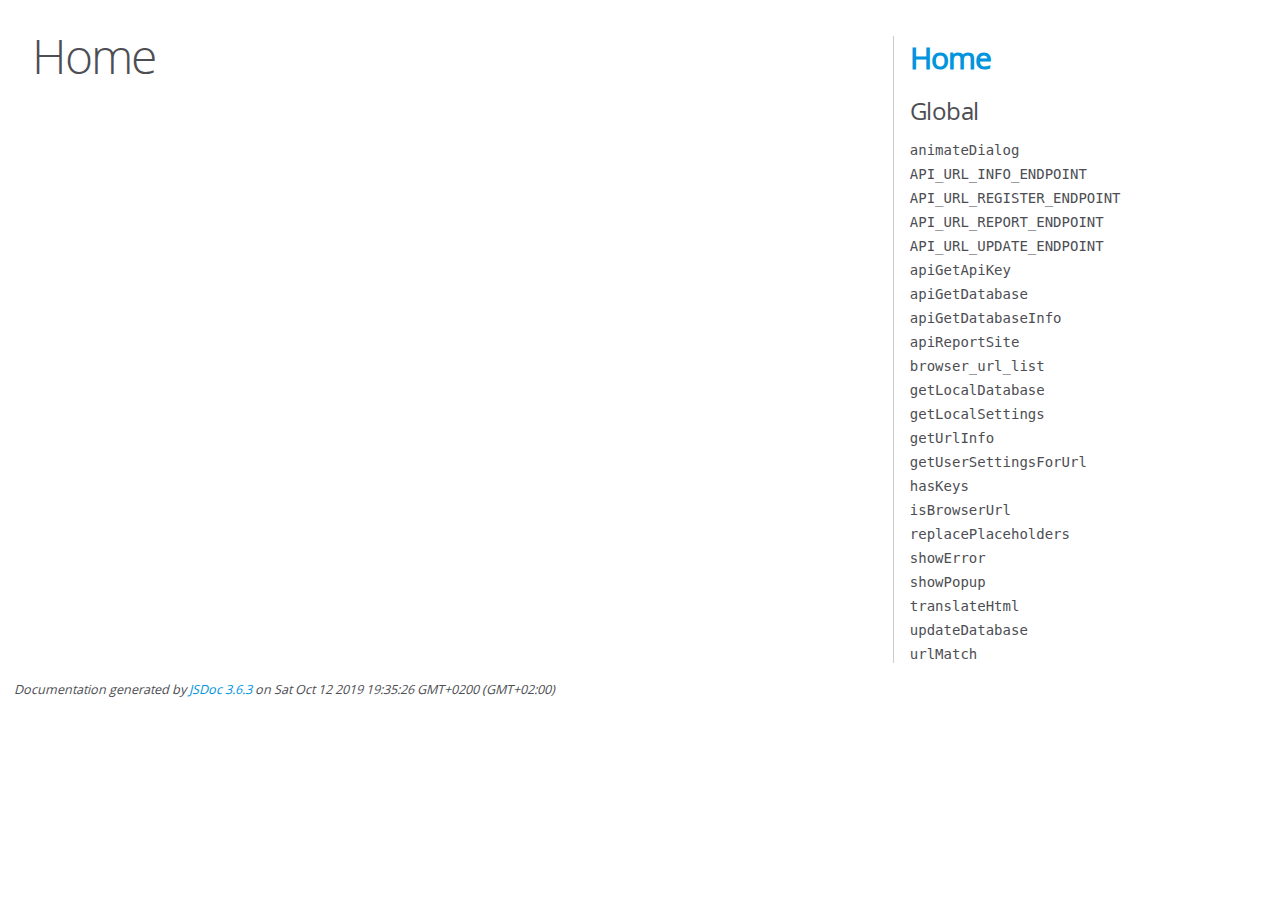
<file: docs/index.html>
<!DOCTYPE html>
<html lang="en">
<head>
    <meta charset="utf-8">
    <title>JSDoc: Home</title>

    <script src="scripts/prettify/prettify.js"> </script>
    <script src="scripts/prettify/lang-css.js"> </script>
    <!--[if lt IE 9]>
      <script src="//html5shiv.googlecode.com/svn/trunk/html5.js"></script>
    <![endif]-->
    <link type="text/css" rel="stylesheet" href="styles/prettify-tomorrow.css">
    <link type="text/css" rel="stylesheet" href="styles/jsdoc-default.css">
</head>

<body>

<div id="main">

    <h1 class="page-title">Home</h1>

    



    


    <h3> </h3>










    









</div>

<nav>
    <h2><a href="index.html">Home</a></h2><h3>Global</h3><ul><li><a href="global.html#animateDialog">animateDialog</a></li><li><a href="global.html#API_URL_INFO_ENDPOINT">API_URL_INFO_ENDPOINT</a></li><li><a href="global.html#API_URL_REGISTER_ENDPOINT">API_URL_REGISTER_ENDPOINT</a></li><li><a href="global.html#API_URL_REPORT_ENDPOINT">API_URL_REPORT_ENDPOINT</a></li><li><a href="global.html#API_URL_UPDATE_ENDPOINT">API_URL_UPDATE_ENDPOINT</a></li><li><a href="global.html#apiGetApiKey">apiGetApiKey</a></li><li><a href="global.html#apiGetDatabase">apiGetDatabase</a></li><li><a href="global.html#apiGetDatabaseInfo">apiGetDatabaseInfo</a></li><li><a href="global.html#apiReportSite">apiReportSite</a></li><li><a href="global.html#browser_url_list">browser_url_list</a></li><li><a href="global.html#getLocalDatabase">getLocalDatabase</a></li><li><a href="global.html#getLocalSettings">getLocalSettings</a></li><li><a href="global.html#getUrlInfo">getUrlInfo</a></li><li><a href="global.html#getUserSettingsForUrl">getUserSettingsForUrl</a></li><li><a href="global.html#hasKeys">hasKeys</a></li><li><a href="global.html#isBrowserUrl">isBrowserUrl</a></li><li><a href="global.html#replacePlaceholders">replacePlaceholders</a></li><li><a href="global.html#showError">showError</a></li><li><a href="global.html#showPopup">showPopup</a></li><li><a href="global.html#translateHtml">translateHtml</a></li><li><a href="global.html#updateDatabase">updateDatabase</a></li><li><a href="global.html#urlMatch">urlMatch</a></li></ul>
</nav>

<br class="clear">

<footer>
    Documentation generated by <a href="https://github.com/jsdoc/jsdoc">JSDoc 3.6.3</a> on Sat Oct 12 2019 19:35:26 GMT+0200 (GMT+02:00)
</footer>

<script> prettyPrint(); </script>
<script src="scripts/linenumber.js"> </script>
</body>
</html>
</file>
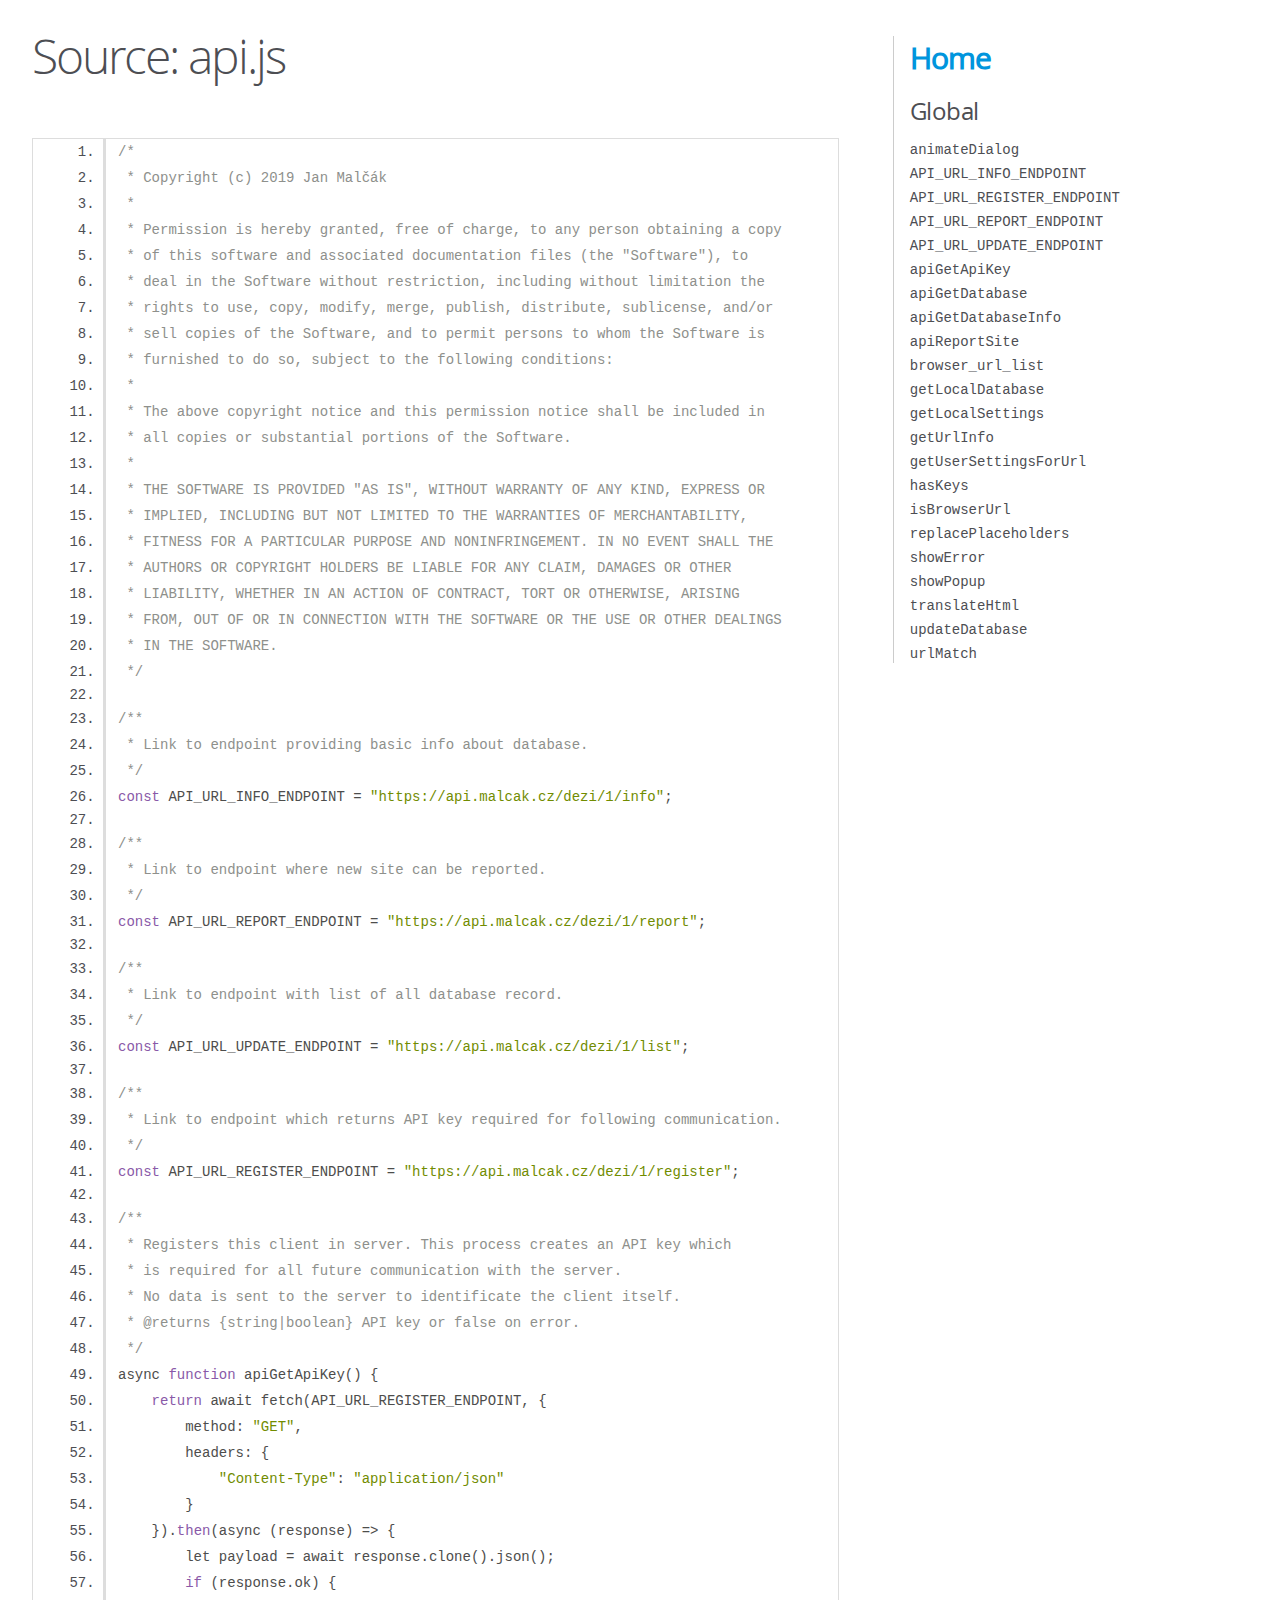
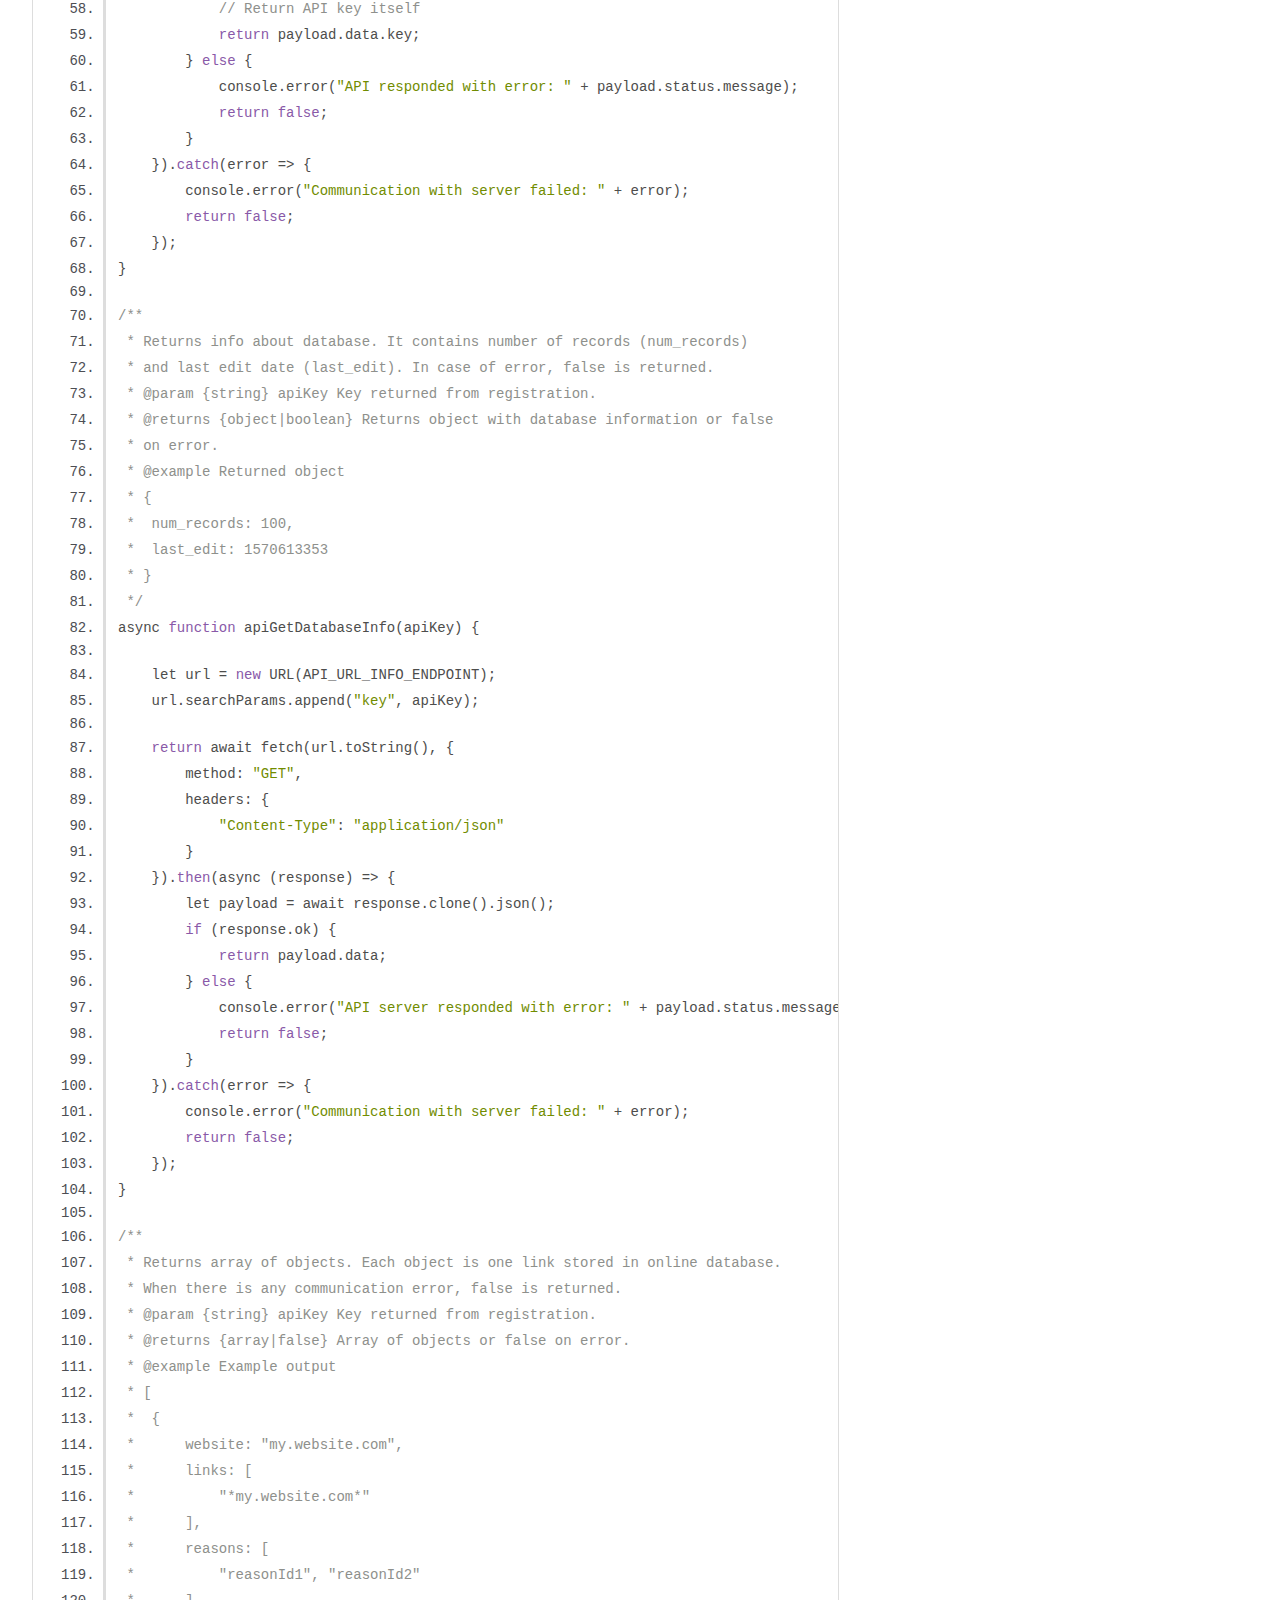
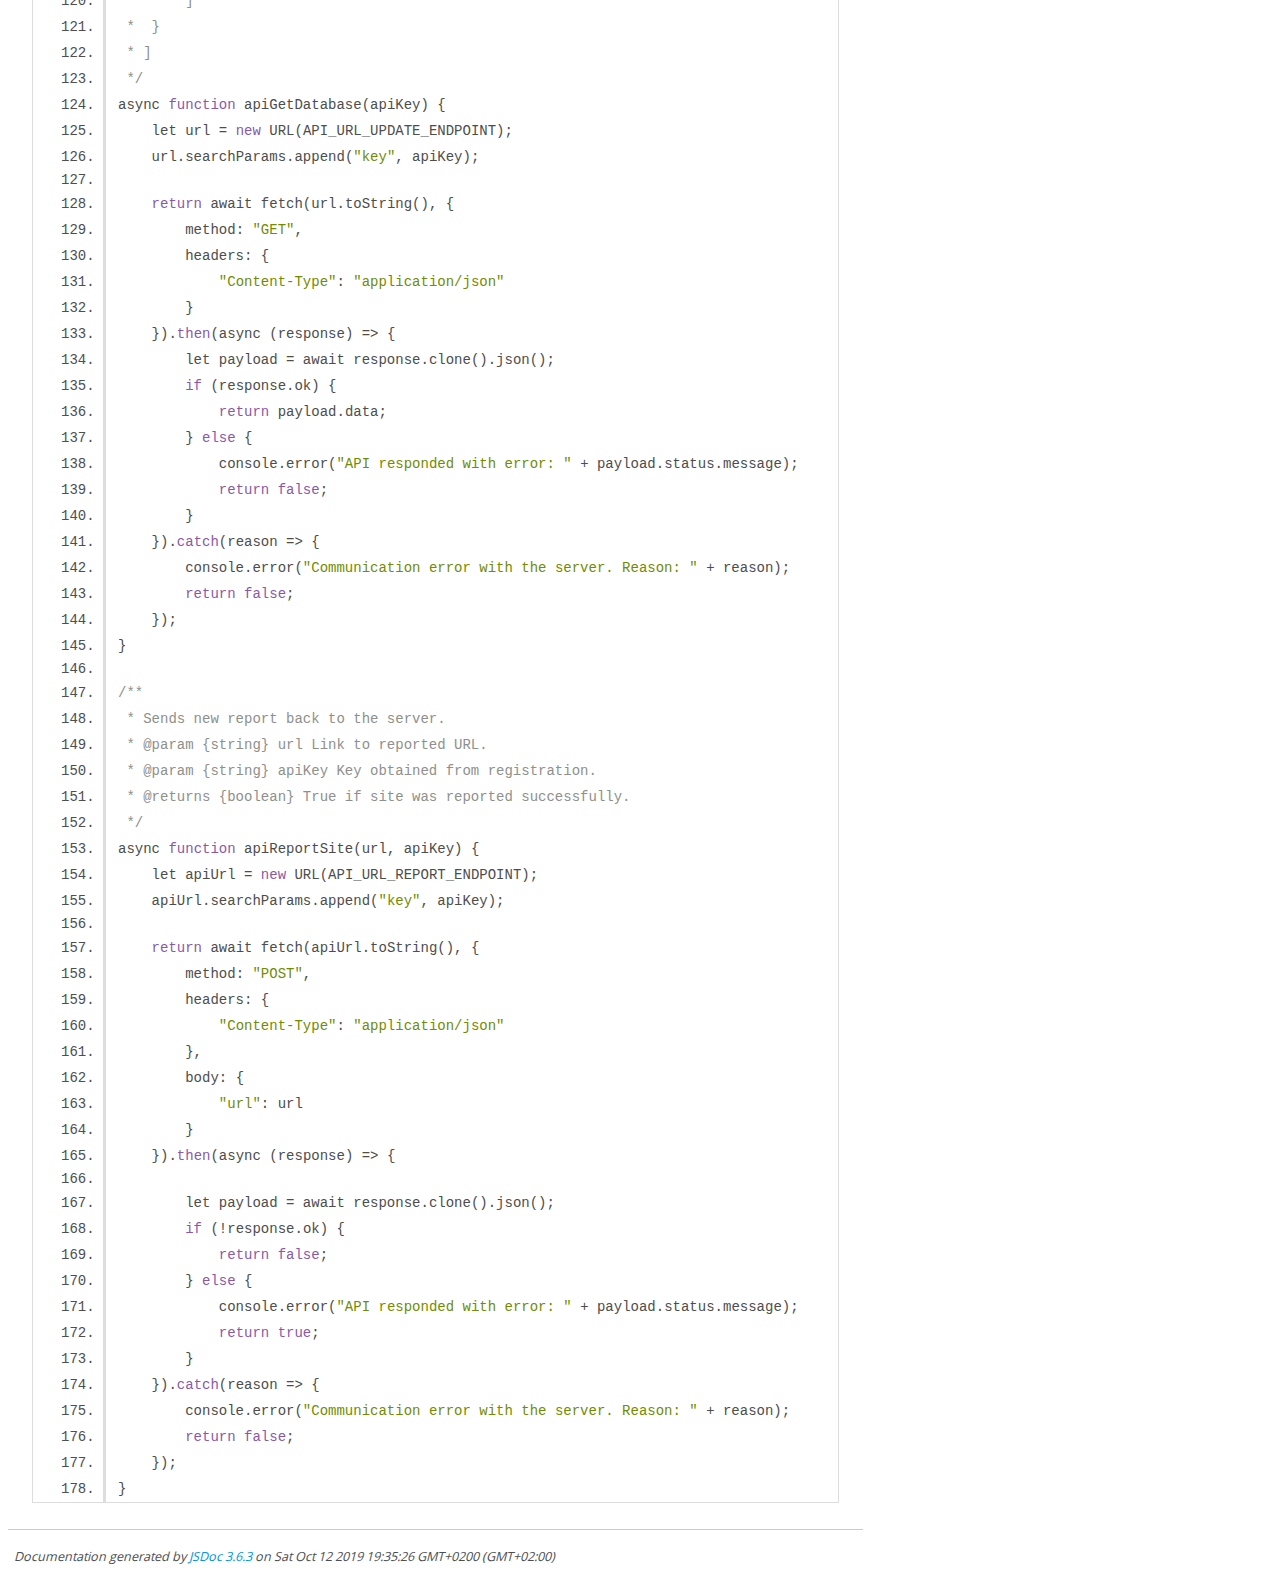
<file: docs/api.js.html>
<!DOCTYPE html>
<html lang="en">
<head>
    <meta charset="utf-8">
    <title>JSDoc: Source: api.js</title>

    <script src="scripts/prettify/prettify.js"> </script>
    <script src="scripts/prettify/lang-css.js"> </script>
    <!--[if lt IE 9]>
      <script src="//html5shiv.googlecode.com/svn/trunk/html5.js"></script>
    <![endif]-->
    <link type="text/css" rel="stylesheet" href="styles/prettify-tomorrow.css">
    <link type="text/css" rel="stylesheet" href="styles/jsdoc-default.css">
</head>

<body>

<div id="main">

    <h1 class="page-title">Source: api.js</h1>

    



    
    <section>
        <article>
            <pre class="prettyprint source linenums"><code>/*
 * Copyright (c) 2019 Jan Malčák
 * 
 * Permission is hereby granted, free of charge, to any person obtaining a copy
 * of this software and associated documentation files (the "Software"), to
 * deal in the Software without restriction, including without limitation the
 * rights to use, copy, modify, merge, publish, distribute, sublicense, and/or
 * sell copies of the Software, and to permit persons to whom the Software is
 * furnished to do so, subject to the following conditions:
 * 
 * The above copyright notice and this permission notice shall be included in
 * all copies or substantial portions of the Software.
 * 
 * THE SOFTWARE IS PROVIDED "AS IS", WITHOUT WARRANTY OF ANY KIND, EXPRESS OR
 * IMPLIED, INCLUDING BUT NOT LIMITED TO THE WARRANTIES OF MERCHANTABILITY,
 * FITNESS FOR A PARTICULAR PURPOSE AND NONINFRINGEMENT. IN NO EVENT SHALL THE
 * AUTHORS OR COPYRIGHT HOLDERS BE LIABLE FOR ANY CLAIM, DAMAGES OR OTHER
 * LIABILITY, WHETHER IN AN ACTION OF CONTRACT, TORT OR OTHERWISE, ARISING
 * FROM, OUT OF OR IN CONNECTION WITH THE SOFTWARE OR THE USE OR OTHER DEALINGS
 * IN THE SOFTWARE.
 */

/**
 * Link to endpoint providing basic info about database.
 */
const API_URL_INFO_ENDPOINT = "https://api.malcak.cz/dezi/1/info";

/**
 * Link to endpoint where new site can be reported.
 */
const API_URL_REPORT_ENDPOINT = "https://api.malcak.cz/dezi/1/report";

/**
 * Link to endpoint with list of all database record.
 */
const API_URL_UPDATE_ENDPOINT = "https://api.malcak.cz/dezi/1/list";

/**
 * Link to endpoint which returns API key required for following communication.
 */
const API_URL_REGISTER_ENDPOINT = "https://api.malcak.cz/dezi/1/register";

/**
 * Registers this client in server. This process creates an API key which
 * is required for all future communication with the server.
 * No data is sent to the server to identificate the client itself.
 * @returns {string|boolean} API key or false on error.
 */
async function apiGetApiKey() {
    return await fetch(API_URL_REGISTER_ENDPOINT, {
        method: "GET",
        headers: {
            "Content-Type": "application/json"
        }
    }).then(async (response) => {
        let payload = await response.clone().json();
        if (response.ok) {
            // Return API key itself
            return payload.data.key;
        } else {
            console.error("API responded with error: " + payload.status.message);
            return false;
        }
    }).catch(error => {
        console.error("Communication with server failed: " + error);
        return false;
    });
}

/**
 * Returns info about database. It contains number of records (num_records)
 * and last edit date (last_edit). In case of error, false is returned.
 * @param {string} apiKey Key returned from registration.
 * @returns {object|boolean} Returns object with database information or false
 * on error.
 * @example Returned object
 * {
 *  num_records: 100,
 *  last_edit: 1570613353
 * }
 */
async function apiGetDatabaseInfo(apiKey) {

    let url = new URL(API_URL_INFO_ENDPOINT);
    url.searchParams.append("key", apiKey);

    return await fetch(url.toString(), {
        method: "GET",
        headers: {
            "Content-Type": "application/json"
        }
    }).then(async (response) => {
        let payload = await response.clone().json();
        if (response.ok) {
            return payload.data;
        } else {
            console.error("API server responded with error: " + payload.status.message);
            return false;
        }
    }).catch(error => {
        console.error("Communication with server failed: " + error);
        return false;
    });
}

/**
 * Returns array of objects. Each object is one link stored in online database.
 * When there is any communication error, false is returned.
 * @param {string} apiKey Key returned from registration.
 * @returns {array|false} Array of objects or false on error.
 * @example Example output
 * [
 *  {
 *      website: "my.website.com",
 *      links: [
 *          "*my.website.com*"
 *      ],
 *      reasons: [
 *          "reasonId1", "reasonId2"
 *      ]
 *  }
 * ]
 */
async function apiGetDatabase(apiKey) {
    let url = new URL(API_URL_UPDATE_ENDPOINT);
    url.searchParams.append("key", apiKey);

    return await fetch(url.toString(), {
        method: "GET",
        headers: {
            "Content-Type": "application/json"
        }
    }).then(async (response) => {
        let payload = await response.clone().json();
        if (response.ok) {
            return payload.data;
        } else {
            console.error("API responded with error: " + payload.status.message);
            return false;
        }
    }).catch(reason => {
        console.error("Communication error with the server. Reason: " + reason);
        return false;
    });
}

/**
 * Sends new report back to the server.
 * @param {string} url Link to reported URL.
 * @param {string} apiKey Key obtained from registration.
 * @returns {boolean} True if site was reported successfully. 
 */
async function apiReportSite(url, apiKey) {
    let apiUrl = new URL(API_URL_REPORT_ENDPOINT);
    apiUrl.searchParams.append("key", apiKey);

    return await fetch(apiUrl.toString(), {
        method: "POST",
        headers: {
            "Content-Type": "application/json"
        },
        body: {
            "url": url
        }
    }).then(async (response) => {

        let payload = await response.clone().json();
        if (!response.ok) {
            return false;
        } else {
            console.error("API responded with error: " + payload.status.message);
            return true;
        }
    }).catch(reason => {
        console.error("Communication error with the server. Reason: " + reason);
        return false;
    });
}</code></pre>
        </article>
    </section>




</div>

<nav>
    <h2><a href="index.html">Home</a></h2><h3>Global</h3><ul><li><a href="global.html#animateDialog">animateDialog</a></li><li><a href="global.html#API_URL_INFO_ENDPOINT">API_URL_INFO_ENDPOINT</a></li><li><a href="global.html#API_URL_REGISTER_ENDPOINT">API_URL_REGISTER_ENDPOINT</a></li><li><a href="global.html#API_URL_REPORT_ENDPOINT">API_URL_REPORT_ENDPOINT</a></li><li><a href="global.html#API_URL_UPDATE_ENDPOINT">API_URL_UPDATE_ENDPOINT</a></li><li><a href="global.html#apiGetApiKey">apiGetApiKey</a></li><li><a href="global.html#apiGetDatabase">apiGetDatabase</a></li><li><a href="global.html#apiGetDatabaseInfo">apiGetDatabaseInfo</a></li><li><a href="global.html#apiReportSite">apiReportSite</a></li><li><a href="global.html#browser_url_list">browser_url_list</a></li><li><a href="global.html#getLocalDatabase">getLocalDatabase</a></li><li><a href="global.html#getLocalSettings">getLocalSettings</a></li><li><a href="global.html#getUrlInfo">getUrlInfo</a></li><li><a href="global.html#getUserSettingsForUrl">getUserSettingsForUrl</a></li><li><a href="global.html#hasKeys">hasKeys</a></li><li><a href="global.html#isBrowserUrl">isBrowserUrl</a></li><li><a href="global.html#replacePlaceholders">replacePlaceholders</a></li><li><a href="global.html#showError">showError</a></li><li><a href="global.html#showPopup">showPopup</a></li><li><a href="global.html#translateHtml">translateHtml</a></li><li><a href="global.html#updateDatabase">updateDatabase</a></li><li><a href="global.html#urlMatch">urlMatch</a></li></ul>
</nav>

<br class="clear">

<footer>
    Documentation generated by <a href="https://github.com/jsdoc/jsdoc">JSDoc 3.6.3</a> on Sat Oct 12 2019 19:35:26 GMT+0200 (GMT+02:00)
</footer>

<script> prettyPrint(); </script>
<script src="scripts/linenumber.js"> </script>
</body>
</html>
</file>
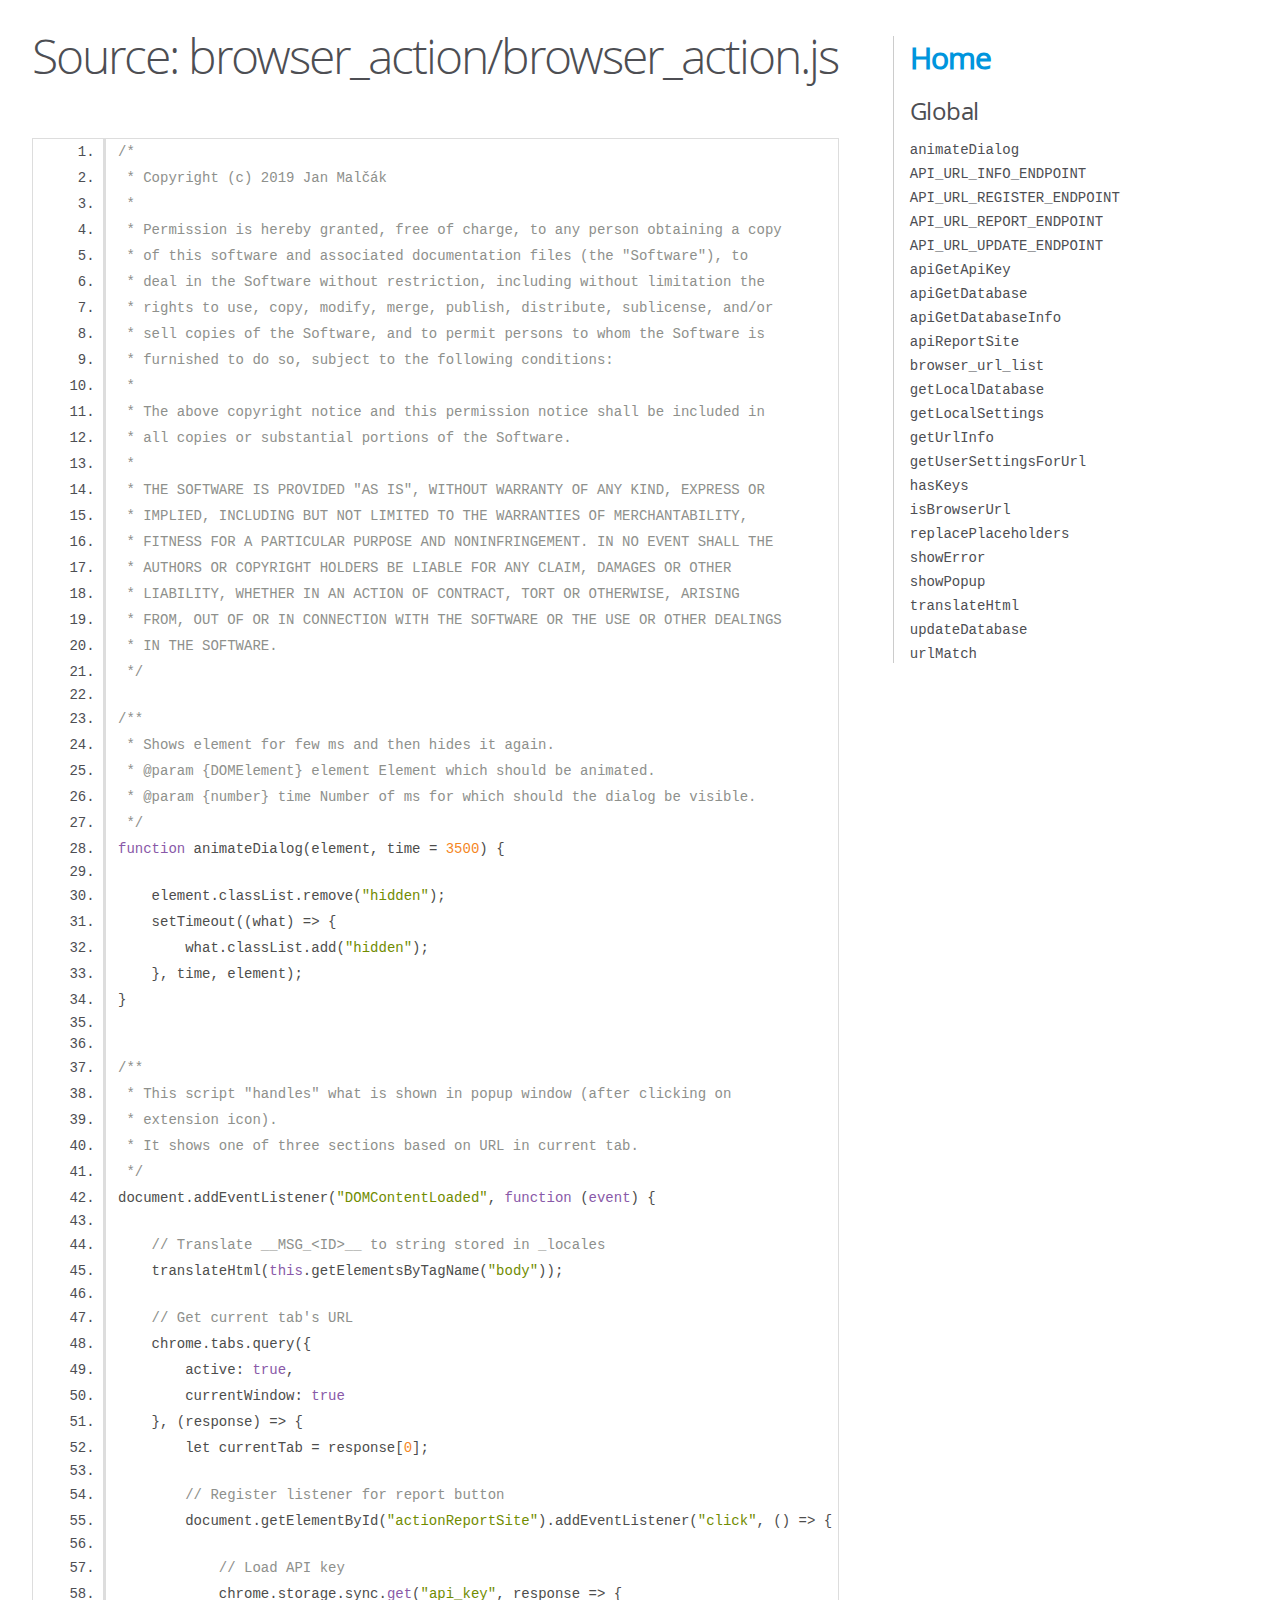
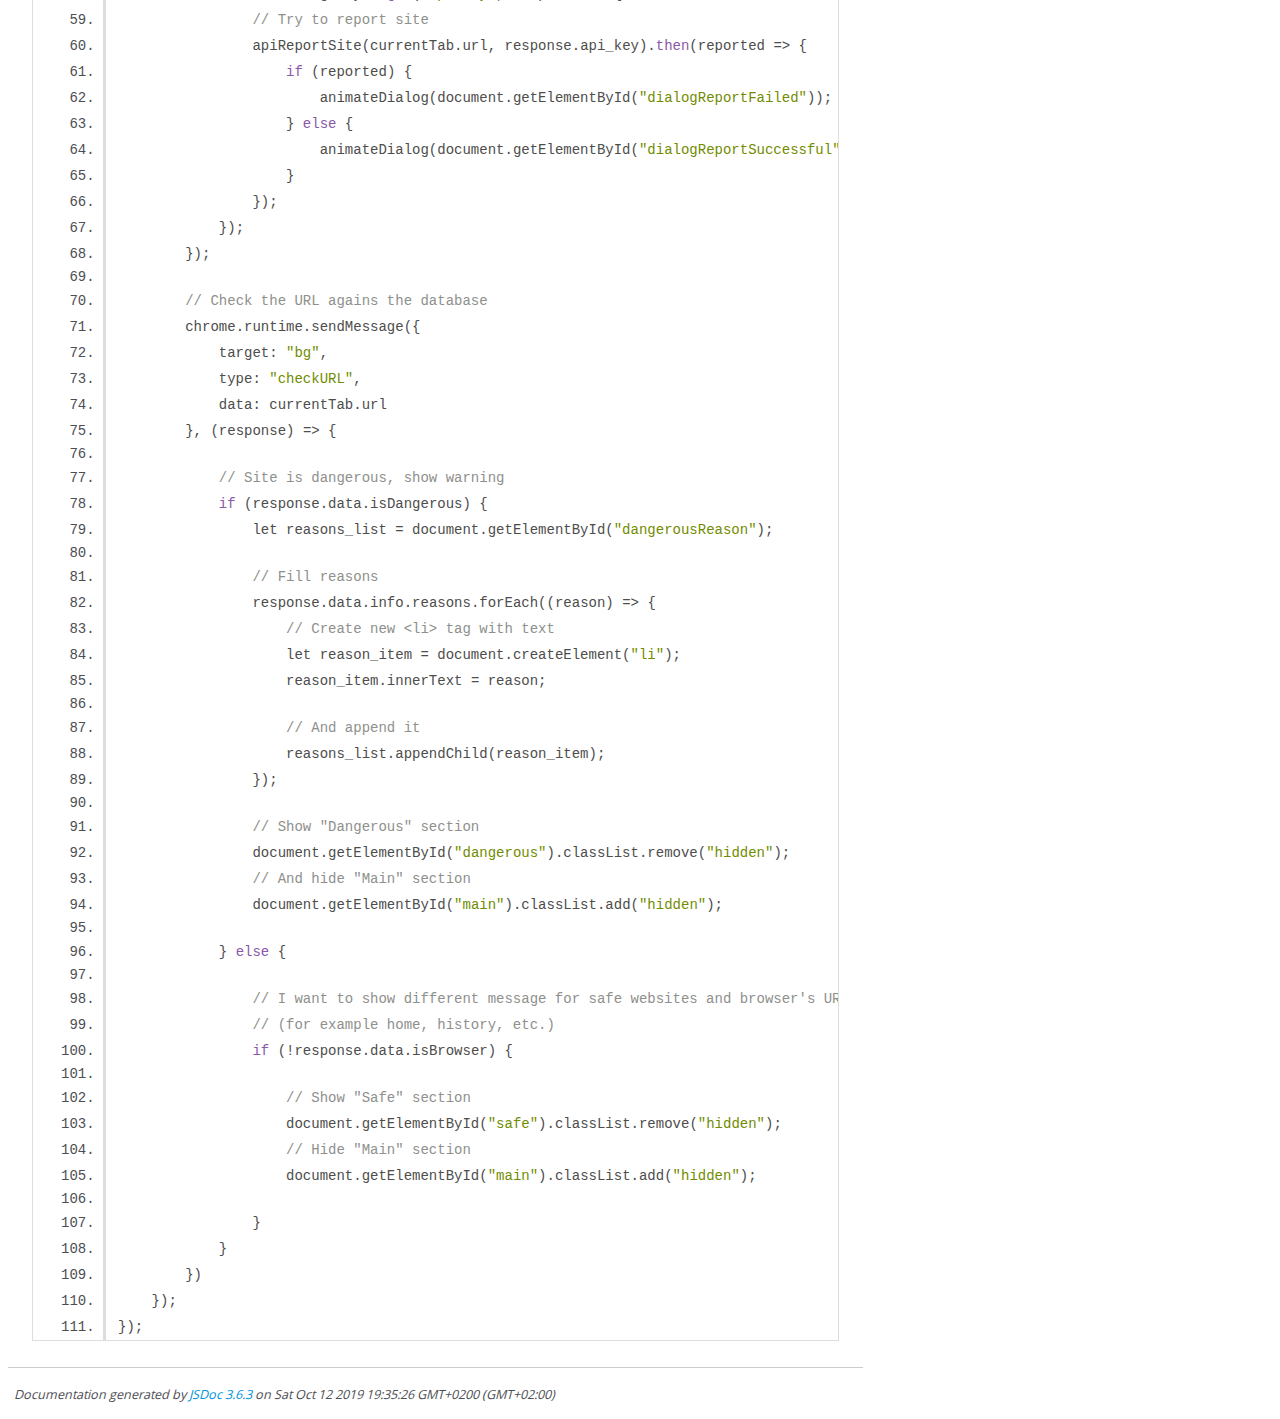
<file: docs/browser_action_browser_action.js.html>
<!DOCTYPE html>
<html lang="en">
<head>
    <meta charset="utf-8">
    <title>JSDoc: Source: browser_action/browser_action.js</title>

    <script src="scripts/prettify/prettify.js"> </script>
    <script src="scripts/prettify/lang-css.js"> </script>
    <!--[if lt IE 9]>
      <script src="//html5shiv.googlecode.com/svn/trunk/html5.js"></script>
    <![endif]-->
    <link type="text/css" rel="stylesheet" href="styles/prettify-tomorrow.css">
    <link type="text/css" rel="stylesheet" href="styles/jsdoc-default.css">
</head>

<body>

<div id="main">

    <h1 class="page-title">Source: browser_action/browser_action.js</h1>

    



    
    <section>
        <article>
            <pre class="prettyprint source linenums"><code>/*
 * Copyright (c) 2019 Jan Malčák
 * 
 * Permission is hereby granted, free of charge, to any person obtaining a copy
 * of this software and associated documentation files (the "Software"), to
 * deal in the Software without restriction, including without limitation the
 * rights to use, copy, modify, merge, publish, distribute, sublicense, and/or
 * sell copies of the Software, and to permit persons to whom the Software is
 * furnished to do so, subject to the following conditions:
 * 
 * The above copyright notice and this permission notice shall be included in
 * all copies or substantial portions of the Software.
 * 
 * THE SOFTWARE IS PROVIDED "AS IS", WITHOUT WARRANTY OF ANY KIND, EXPRESS OR
 * IMPLIED, INCLUDING BUT NOT LIMITED TO THE WARRANTIES OF MERCHANTABILITY,
 * FITNESS FOR A PARTICULAR PURPOSE AND NONINFRINGEMENT. IN NO EVENT SHALL THE
 * AUTHORS OR COPYRIGHT HOLDERS BE LIABLE FOR ANY CLAIM, DAMAGES OR OTHER
 * LIABILITY, WHETHER IN AN ACTION OF CONTRACT, TORT OR OTHERWISE, ARISING
 * FROM, OUT OF OR IN CONNECTION WITH THE SOFTWARE OR THE USE OR OTHER DEALINGS
 * IN THE SOFTWARE.
 */

/**
 * Shows element for few ms and then hides it again.
 * @param {DOMElement} element Element which should be animated.
 * @param {number} time Number of ms for which should the dialog be visible.
 */
function animateDialog(element, time = 3500) {

    element.classList.remove("hidden");
    setTimeout((what) => {
        what.classList.add("hidden");
    }, time, element);
}


/**
 * This script "handles" what is shown in popup window (after clicking on 
 * extension icon).
 * It shows one of three sections based on URL in current tab.
 */
document.addEventListener("DOMContentLoaded", function (event) {

    // Translate __MSG_&lt;ID>__ to string stored in _locales
    translateHtml(this.getElementsByTagName("body"));

    // Get current tab's URL
    chrome.tabs.query({
        active: true,
        currentWindow: true
    }, (response) => {
        let currentTab = response[0];

        // Register listener for report button
        document.getElementById("actionReportSite").addEventListener("click", () => {

            // Load API key
            chrome.storage.sync.get("api_key", response => {
                // Try to report site
                apiReportSite(currentTab.url, response.api_key).then(reported => {
                    if (reported) {
                        animateDialog(document.getElementById("dialogReportFailed"));
                    } else {
                        animateDialog(document.getElementById("dialogReportSuccessful"));
                    }
                });
            });
        });

        // Check the URL agains the database
        chrome.runtime.sendMessage({
            target: "bg",
            type: "checkURL",
            data: currentTab.url
        }, (response) => {

            // Site is dangerous, show warning
            if (response.data.isDangerous) {
                let reasons_list = document.getElementById("dangerousReason");

                // Fill reasons
                response.data.info.reasons.forEach((reason) => {
                    // Create new &lt;li> tag with text
                    let reason_item = document.createElement("li");
                    reason_item.innerText = reason;

                    // And append it
                    reasons_list.appendChild(reason_item);
                });

                // Show "Dangerous" section
                document.getElementById("dangerous").classList.remove("hidden");
                // And hide "Main" section
                document.getElementById("main").classList.add("hidden");

            } else {

                // I want to show different message for safe websites and browser's URLs
                // (for example home, history, etc.)
                if (!response.data.isBrowser) {

                    // Show "Safe" section
                    document.getElementById("safe").classList.remove("hidden");
                    // Hide "Main" section
                    document.getElementById("main").classList.add("hidden");

                }
            }
        })
    });
});</code></pre>
        </article>
    </section>




</div>

<nav>
    <h2><a href="index.html">Home</a></h2><h3>Global</h3><ul><li><a href="global.html#animateDialog">animateDialog</a></li><li><a href="global.html#API_URL_INFO_ENDPOINT">API_URL_INFO_ENDPOINT</a></li><li><a href="global.html#API_URL_REGISTER_ENDPOINT">API_URL_REGISTER_ENDPOINT</a></li><li><a href="global.html#API_URL_REPORT_ENDPOINT">API_URL_REPORT_ENDPOINT</a></li><li><a href="global.html#API_URL_UPDATE_ENDPOINT">API_URL_UPDATE_ENDPOINT</a></li><li><a href="global.html#apiGetApiKey">apiGetApiKey</a></li><li><a href="global.html#apiGetDatabase">apiGetDatabase</a></li><li><a href="global.html#apiGetDatabaseInfo">apiGetDatabaseInfo</a></li><li><a href="global.html#apiReportSite">apiReportSite</a></li><li><a href="global.html#browser_url_list">browser_url_list</a></li><li><a href="global.html#getLocalDatabase">getLocalDatabase</a></li><li><a href="global.html#getLocalSettings">getLocalSettings</a></li><li><a href="global.html#getUrlInfo">getUrlInfo</a></li><li><a href="global.html#getUserSettingsForUrl">getUserSettingsForUrl</a></li><li><a href="global.html#hasKeys">hasKeys</a></li><li><a href="global.html#isBrowserUrl">isBrowserUrl</a></li><li><a href="global.html#replacePlaceholders">replacePlaceholders</a></li><li><a href="global.html#showError">showError</a></li><li><a href="global.html#showPopup">showPopup</a></li><li><a href="global.html#translateHtml">translateHtml</a></li><li><a href="global.html#updateDatabase">updateDatabase</a></li><li><a href="global.html#urlMatch">urlMatch</a></li></ul>
</nav>

<br class="clear">

<footer>
    Documentation generated by <a href="https://github.com/jsdoc/jsdoc">JSDoc 3.6.3</a> on Sat Oct 12 2019 19:35:26 GMT+0200 (GMT+02:00)
</footer>

<script> prettyPrint(); </script>
<script src="scripts/linenumber.js"> </script>
</body>
</html>
</file>
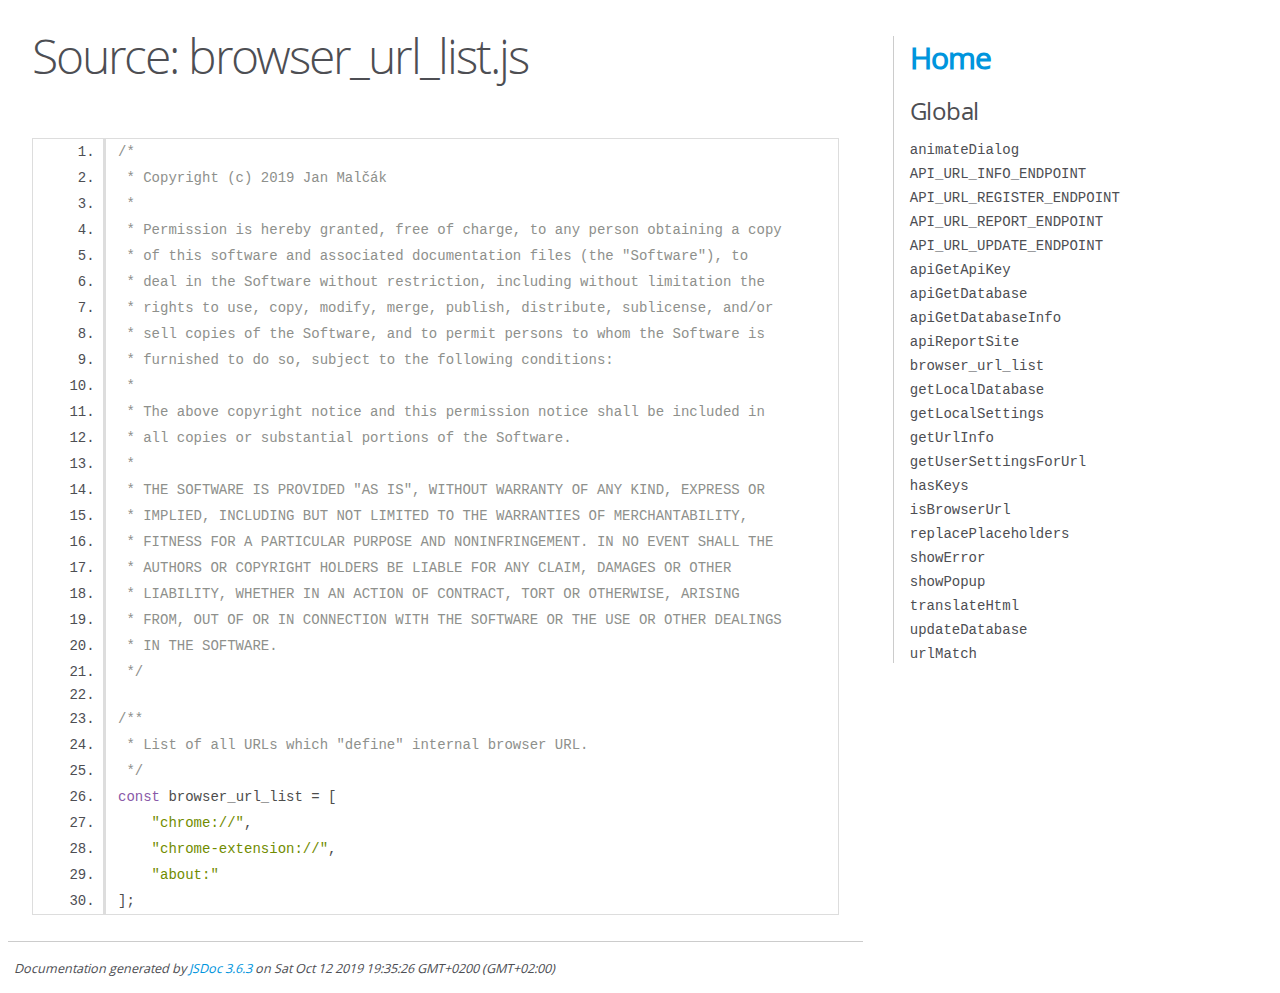
<file: docs/browser_url_list.js.html>
<!DOCTYPE html>
<html lang="en">
<head>
    <meta charset="utf-8">
    <title>JSDoc: Source: browser_url_list.js</title>

    <script src="scripts/prettify/prettify.js"> </script>
    <script src="scripts/prettify/lang-css.js"> </script>
    <!--[if lt IE 9]>
      <script src="//html5shiv.googlecode.com/svn/trunk/html5.js"></script>
    <![endif]-->
    <link type="text/css" rel="stylesheet" href="styles/prettify-tomorrow.css">
    <link type="text/css" rel="stylesheet" href="styles/jsdoc-default.css">
</head>

<body>

<div id="main">

    <h1 class="page-title">Source: browser_url_list.js</h1>

    



    
    <section>
        <article>
            <pre class="prettyprint source linenums"><code>/*
 * Copyright (c) 2019 Jan Malčák
 * 
 * Permission is hereby granted, free of charge, to any person obtaining a copy
 * of this software and associated documentation files (the "Software"), to
 * deal in the Software without restriction, including without limitation the
 * rights to use, copy, modify, merge, publish, distribute, sublicense, and/or
 * sell copies of the Software, and to permit persons to whom the Software is
 * furnished to do so, subject to the following conditions:
 * 
 * The above copyright notice and this permission notice shall be included in
 * all copies or substantial portions of the Software.
 * 
 * THE SOFTWARE IS PROVIDED "AS IS", WITHOUT WARRANTY OF ANY KIND, EXPRESS OR
 * IMPLIED, INCLUDING BUT NOT LIMITED TO THE WARRANTIES OF MERCHANTABILITY,
 * FITNESS FOR A PARTICULAR PURPOSE AND NONINFRINGEMENT. IN NO EVENT SHALL THE
 * AUTHORS OR COPYRIGHT HOLDERS BE LIABLE FOR ANY CLAIM, DAMAGES OR OTHER
 * LIABILITY, WHETHER IN AN ACTION OF CONTRACT, TORT OR OTHERWISE, ARISING
 * FROM, OUT OF OR IN CONNECTION WITH THE SOFTWARE OR THE USE OR OTHER DEALINGS
 * IN THE SOFTWARE.
 */

/**
 * List of all URLs which "define" internal browser URL.
 */
const browser_url_list = [
    "chrome://",
    "chrome-extension://",
    "about:"
];</code></pre>
        </article>
    </section>




</div>

<nav>
    <h2><a href="index.html">Home</a></h2><h3>Global</h3><ul><li><a href="global.html#animateDialog">animateDialog</a></li><li><a href="global.html#API_URL_INFO_ENDPOINT">API_URL_INFO_ENDPOINT</a></li><li><a href="global.html#API_URL_REGISTER_ENDPOINT">API_URL_REGISTER_ENDPOINT</a></li><li><a href="global.html#API_URL_REPORT_ENDPOINT">API_URL_REPORT_ENDPOINT</a></li><li><a href="global.html#API_URL_UPDATE_ENDPOINT">API_URL_UPDATE_ENDPOINT</a></li><li><a href="global.html#apiGetApiKey">apiGetApiKey</a></li><li><a href="global.html#apiGetDatabase">apiGetDatabase</a></li><li><a href="global.html#apiGetDatabaseInfo">apiGetDatabaseInfo</a></li><li><a href="global.html#apiReportSite">apiReportSite</a></li><li><a href="global.html#browser_url_list">browser_url_list</a></li><li><a href="global.html#getLocalDatabase">getLocalDatabase</a></li><li><a href="global.html#getLocalSettings">getLocalSettings</a></li><li><a href="global.html#getUrlInfo">getUrlInfo</a></li><li><a href="global.html#getUserSettingsForUrl">getUserSettingsForUrl</a></li><li><a href="global.html#hasKeys">hasKeys</a></li><li><a href="global.html#isBrowserUrl">isBrowserUrl</a></li><li><a href="global.html#replacePlaceholders">replacePlaceholders</a></li><li><a href="global.html#showError">showError</a></li><li><a href="global.html#showPopup">showPopup</a></li><li><a href="global.html#translateHtml">translateHtml</a></li><li><a href="global.html#updateDatabase">updateDatabase</a></li><li><a href="global.html#urlMatch">urlMatch</a></li></ul>
</nav>

<br class="clear">

<footer>
    Documentation generated by <a href="https://github.com/jsdoc/jsdoc">JSDoc 3.6.3</a> on Sat Oct 12 2019 19:35:26 GMT+0200 (GMT+02:00)
</footer>

<script> prettyPrint(); </script>
<script src="scripts/linenumber.js"> </script>
</body>
</html>
</file>
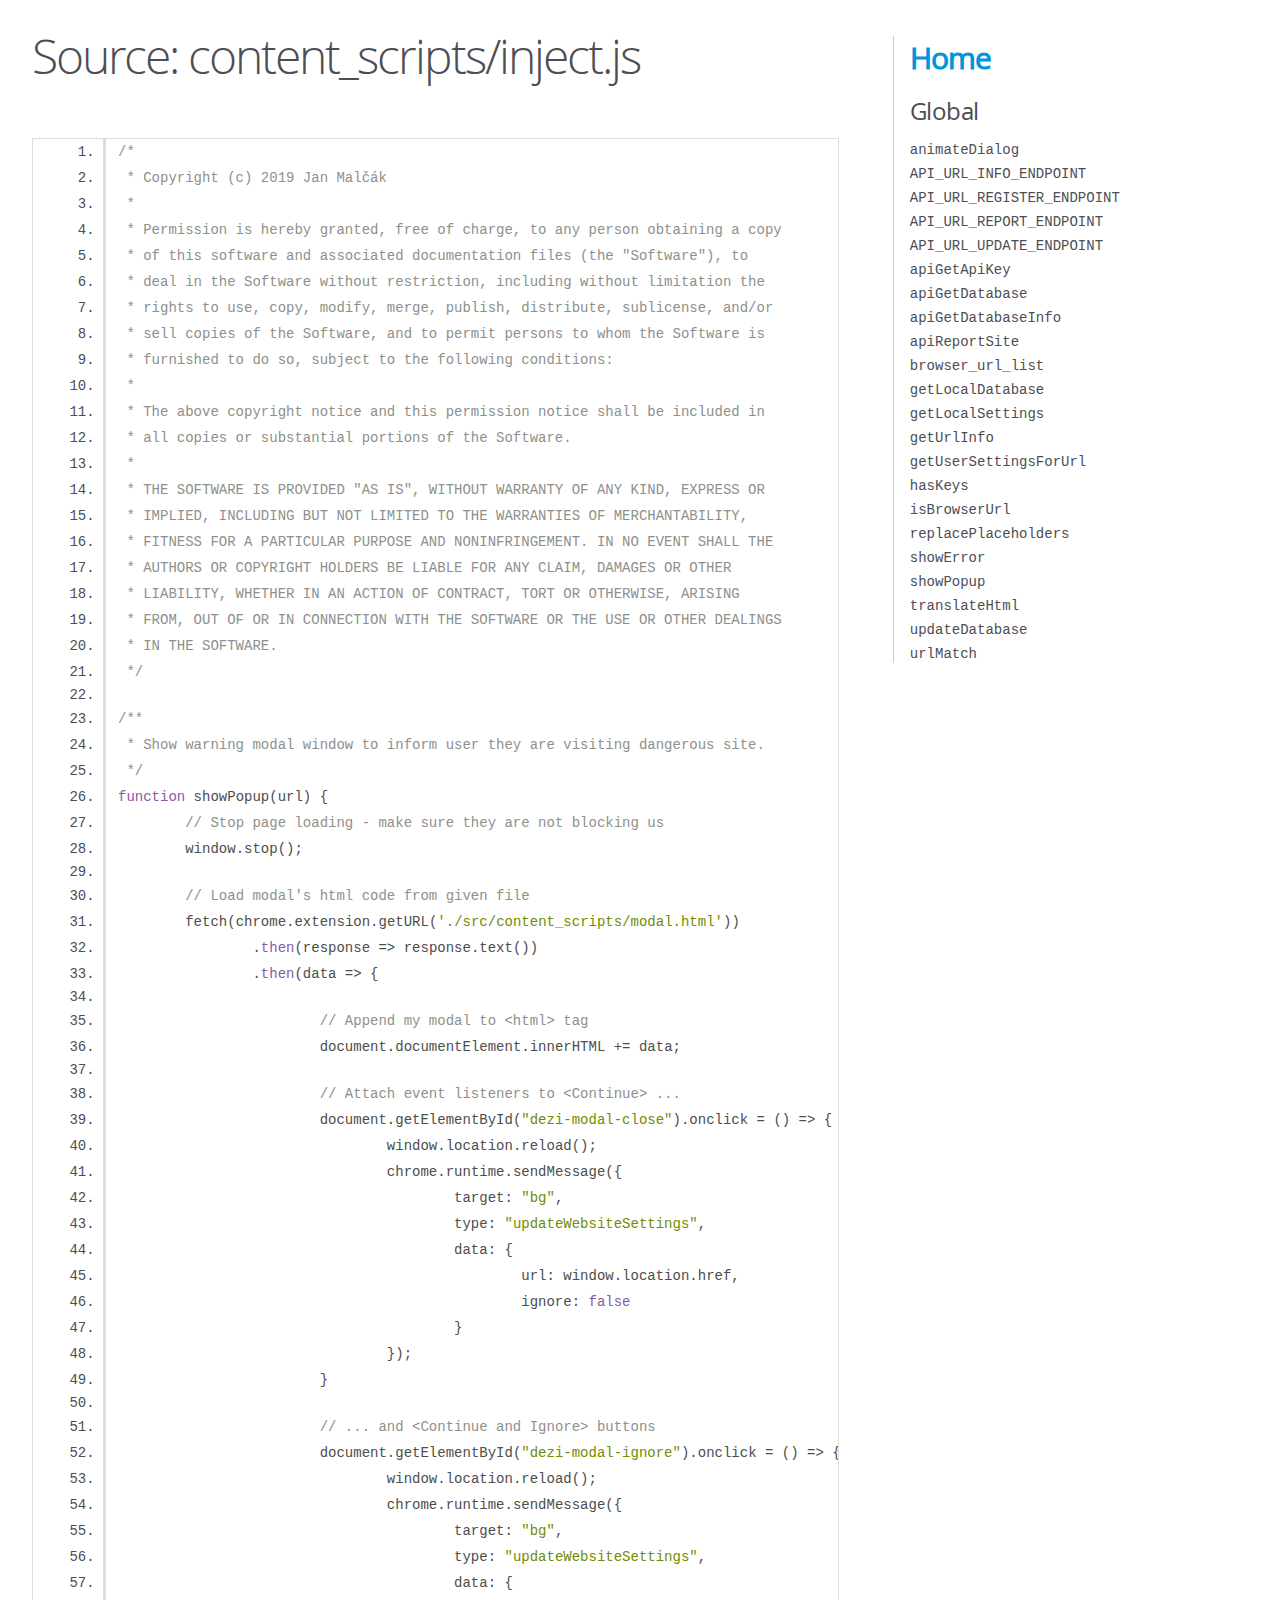
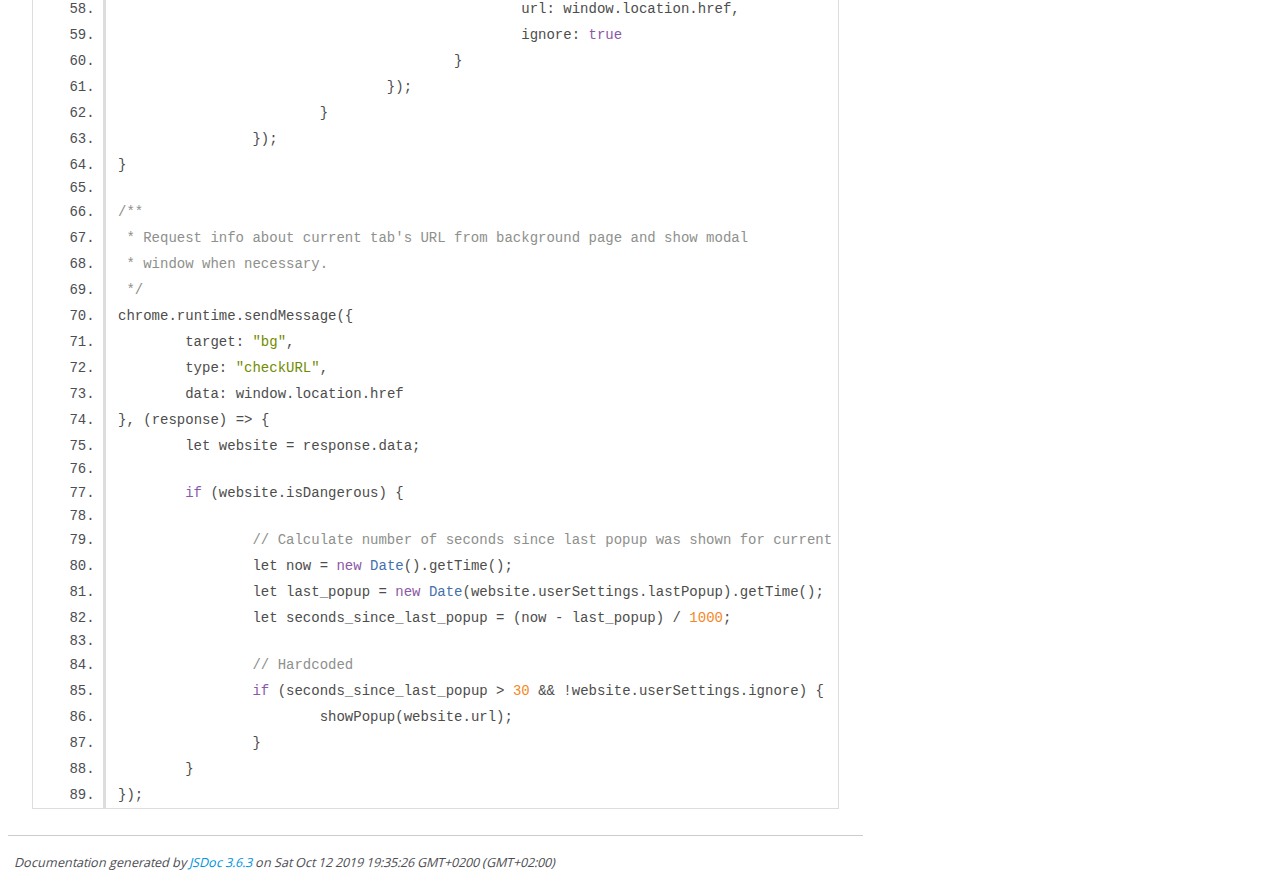
<file: docs/content_scripts_inject.js.html>
<!DOCTYPE html>
<html lang="en">
<head>
    <meta charset="utf-8">
    <title>JSDoc: Source: content_scripts/inject.js</title>

    <script src="scripts/prettify/prettify.js"> </script>
    <script src="scripts/prettify/lang-css.js"> </script>
    <!--[if lt IE 9]>
      <script src="//html5shiv.googlecode.com/svn/trunk/html5.js"></script>
    <![endif]-->
    <link type="text/css" rel="stylesheet" href="styles/prettify-tomorrow.css">
    <link type="text/css" rel="stylesheet" href="styles/jsdoc-default.css">
</head>

<body>

<div id="main">

    <h1 class="page-title">Source: content_scripts/inject.js</h1>

    



    
    <section>
        <article>
            <pre class="prettyprint source linenums"><code>/*
 * Copyright (c) 2019 Jan Malčák
 * 
 * Permission is hereby granted, free of charge, to any person obtaining a copy
 * of this software and associated documentation files (the "Software"), to
 * deal in the Software without restriction, including without limitation the
 * rights to use, copy, modify, merge, publish, distribute, sublicense, and/or
 * sell copies of the Software, and to permit persons to whom the Software is
 * furnished to do so, subject to the following conditions:
 * 
 * The above copyright notice and this permission notice shall be included in
 * all copies or substantial portions of the Software.
 * 
 * THE SOFTWARE IS PROVIDED "AS IS", WITHOUT WARRANTY OF ANY KIND, EXPRESS OR
 * IMPLIED, INCLUDING BUT NOT LIMITED TO THE WARRANTIES OF MERCHANTABILITY,
 * FITNESS FOR A PARTICULAR PURPOSE AND NONINFRINGEMENT. IN NO EVENT SHALL THE
 * AUTHORS OR COPYRIGHT HOLDERS BE LIABLE FOR ANY CLAIM, DAMAGES OR OTHER
 * LIABILITY, WHETHER IN AN ACTION OF CONTRACT, TORT OR OTHERWISE, ARISING
 * FROM, OUT OF OR IN CONNECTION WITH THE SOFTWARE OR THE USE OR OTHER DEALINGS
 * IN THE SOFTWARE.
 */

/**
 * Show warning modal window to inform user they are visiting dangerous site.
 */
function showPopup(url) {
	// Stop page loading - make sure they are not blocking us
	window.stop();

	// Load modal's html code from given file
	fetch(chrome.extension.getURL('./src/content_scripts/modal.html'))
		.then(response => response.text())
		.then(data => {

			// Append my modal to &lt;html> tag
			document.documentElement.innerHTML += data;

			// Attach event listeners to &lt;Continue> ...
			document.getElementById("dezi-modal-close").onclick = () => {
				window.location.reload();
				chrome.runtime.sendMessage({
					target: "bg",
					type: "updateWebsiteSettings",
					data: {
						url: window.location.href,
						ignore: false
					}
				});
			}

			// ... and &lt;Continue and Ignore> buttons
			document.getElementById("dezi-modal-ignore").onclick = () => {
				window.location.reload();
				chrome.runtime.sendMessage({
					target: "bg",
					type: "updateWebsiteSettings",
					data: {
						url: window.location.href,
						ignore: true
					}
				});
			}
		});
}

/**
 * Request info about current tab's URL from background page and show modal
 * window when necessary.
 */
chrome.runtime.sendMessage({
	target: "bg",
	type: "checkURL",
	data: window.location.href
}, (response) => {
	let website = response.data;

	if (website.isDangerous) {

		// Calculate number of seconds since last popup was shown for current URL
		let now = new Date().getTime();
		let last_popup = new Date(website.userSettings.lastPopup).getTime();
		let seconds_since_last_popup = (now - last_popup) / 1000;

		// Hardcoded
		if (seconds_since_last_popup > 30 &amp;&amp; !website.userSettings.ignore) {
			showPopup(website.url);
		}
	}
});</code></pre>
        </article>
    </section>




</div>

<nav>
    <h2><a href="index.html">Home</a></h2><h3>Global</h3><ul><li><a href="global.html#animateDialog">animateDialog</a></li><li><a href="global.html#API_URL_INFO_ENDPOINT">API_URL_INFO_ENDPOINT</a></li><li><a href="global.html#API_URL_REGISTER_ENDPOINT">API_URL_REGISTER_ENDPOINT</a></li><li><a href="global.html#API_URL_REPORT_ENDPOINT">API_URL_REPORT_ENDPOINT</a></li><li><a href="global.html#API_URL_UPDATE_ENDPOINT">API_URL_UPDATE_ENDPOINT</a></li><li><a href="global.html#apiGetApiKey">apiGetApiKey</a></li><li><a href="global.html#apiGetDatabase">apiGetDatabase</a></li><li><a href="global.html#apiGetDatabaseInfo">apiGetDatabaseInfo</a></li><li><a href="global.html#apiReportSite">apiReportSite</a></li><li><a href="global.html#browser_url_list">browser_url_list</a></li><li><a href="global.html#getLocalDatabase">getLocalDatabase</a></li><li><a href="global.html#getLocalSettings">getLocalSettings</a></li><li><a href="global.html#getUrlInfo">getUrlInfo</a></li><li><a href="global.html#getUserSettingsForUrl">getUserSettingsForUrl</a></li><li><a href="global.html#hasKeys">hasKeys</a></li><li><a href="global.html#isBrowserUrl">isBrowserUrl</a></li><li><a href="global.html#replacePlaceholders">replacePlaceholders</a></li><li><a href="global.html#showError">showError</a></li><li><a href="global.html#showPopup">showPopup</a></li><li><a href="global.html#translateHtml">translateHtml</a></li><li><a href="global.html#updateDatabase">updateDatabase</a></li><li><a href="global.html#urlMatch">urlMatch</a></li></ul>
</nav>

<br class="clear">

<footer>
    Documentation generated by <a href="https://github.com/jsdoc/jsdoc">JSDoc 3.6.3</a> on Sat Oct 12 2019 19:35:26 GMT+0200 (GMT+02:00)
</footer>

<script> prettyPrint(); </script>
<script src="scripts/linenumber.js"> </script>
</body>
</html>
</file>
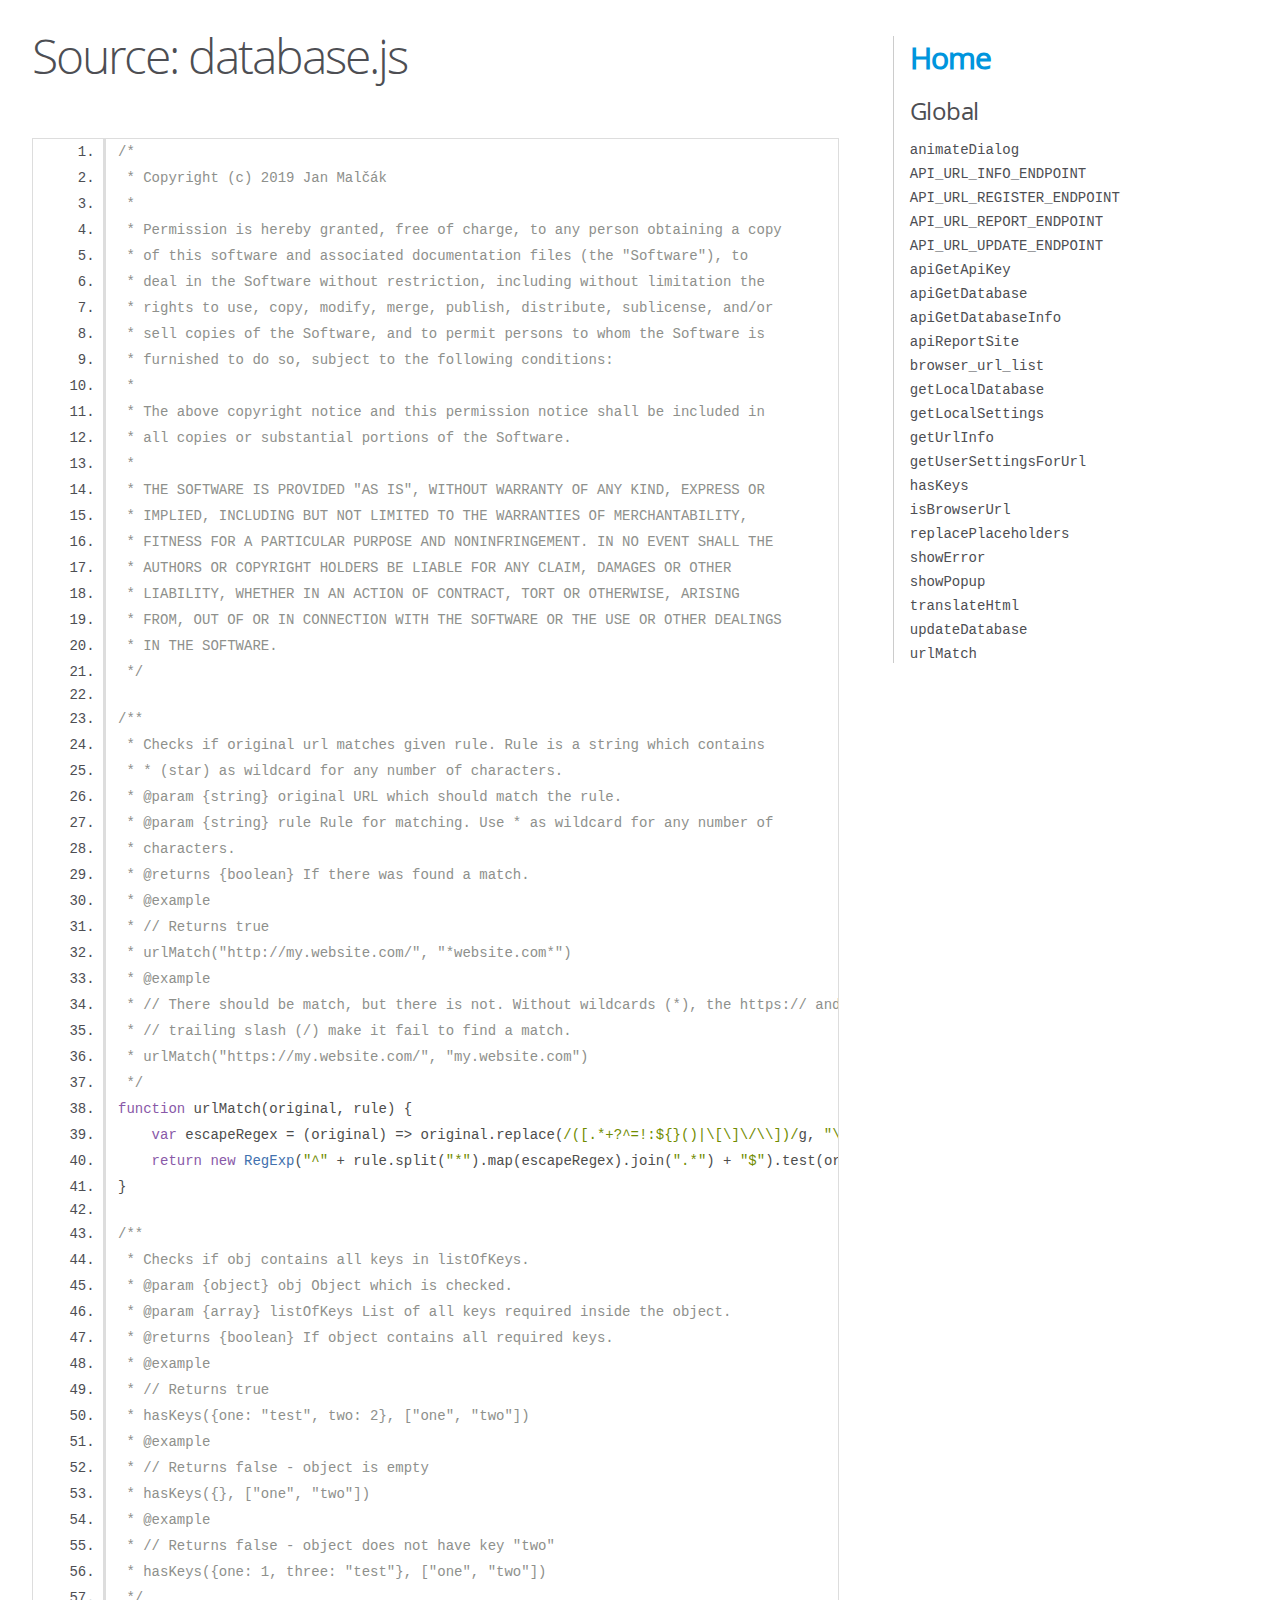
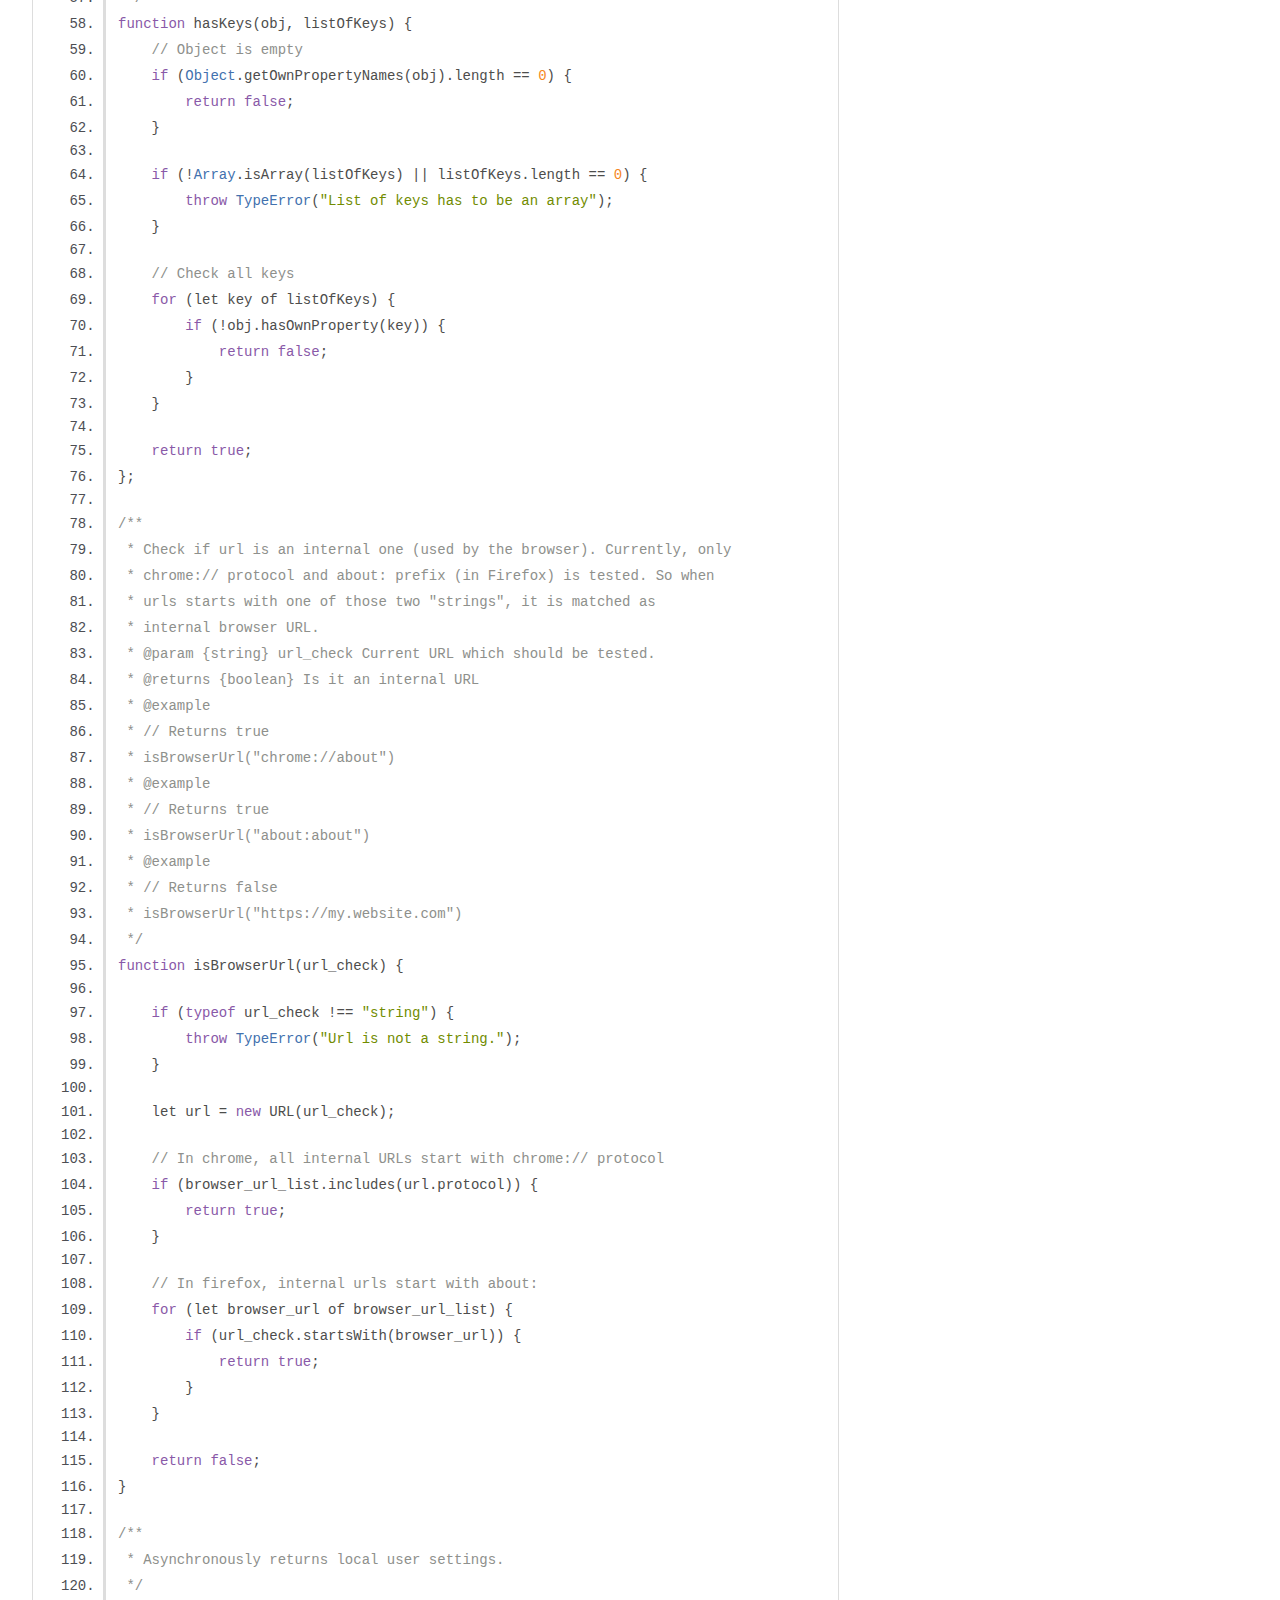
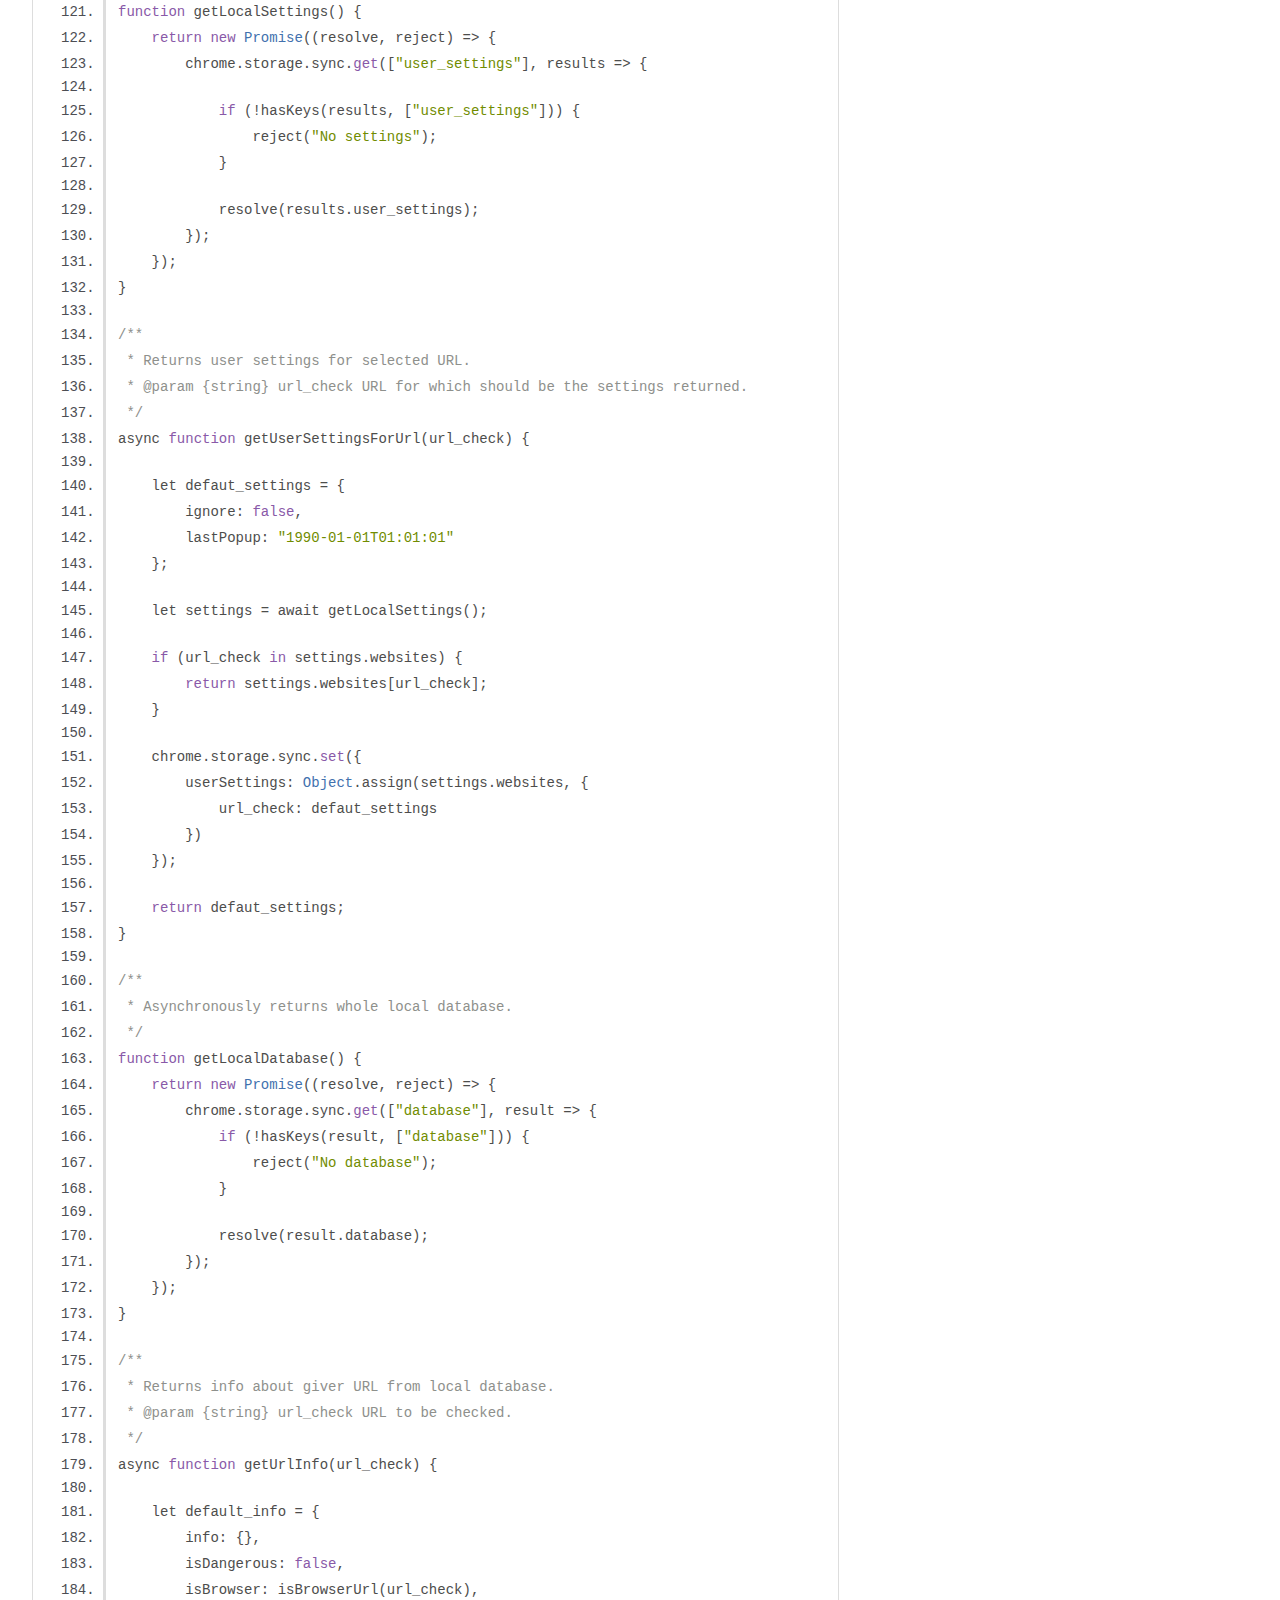
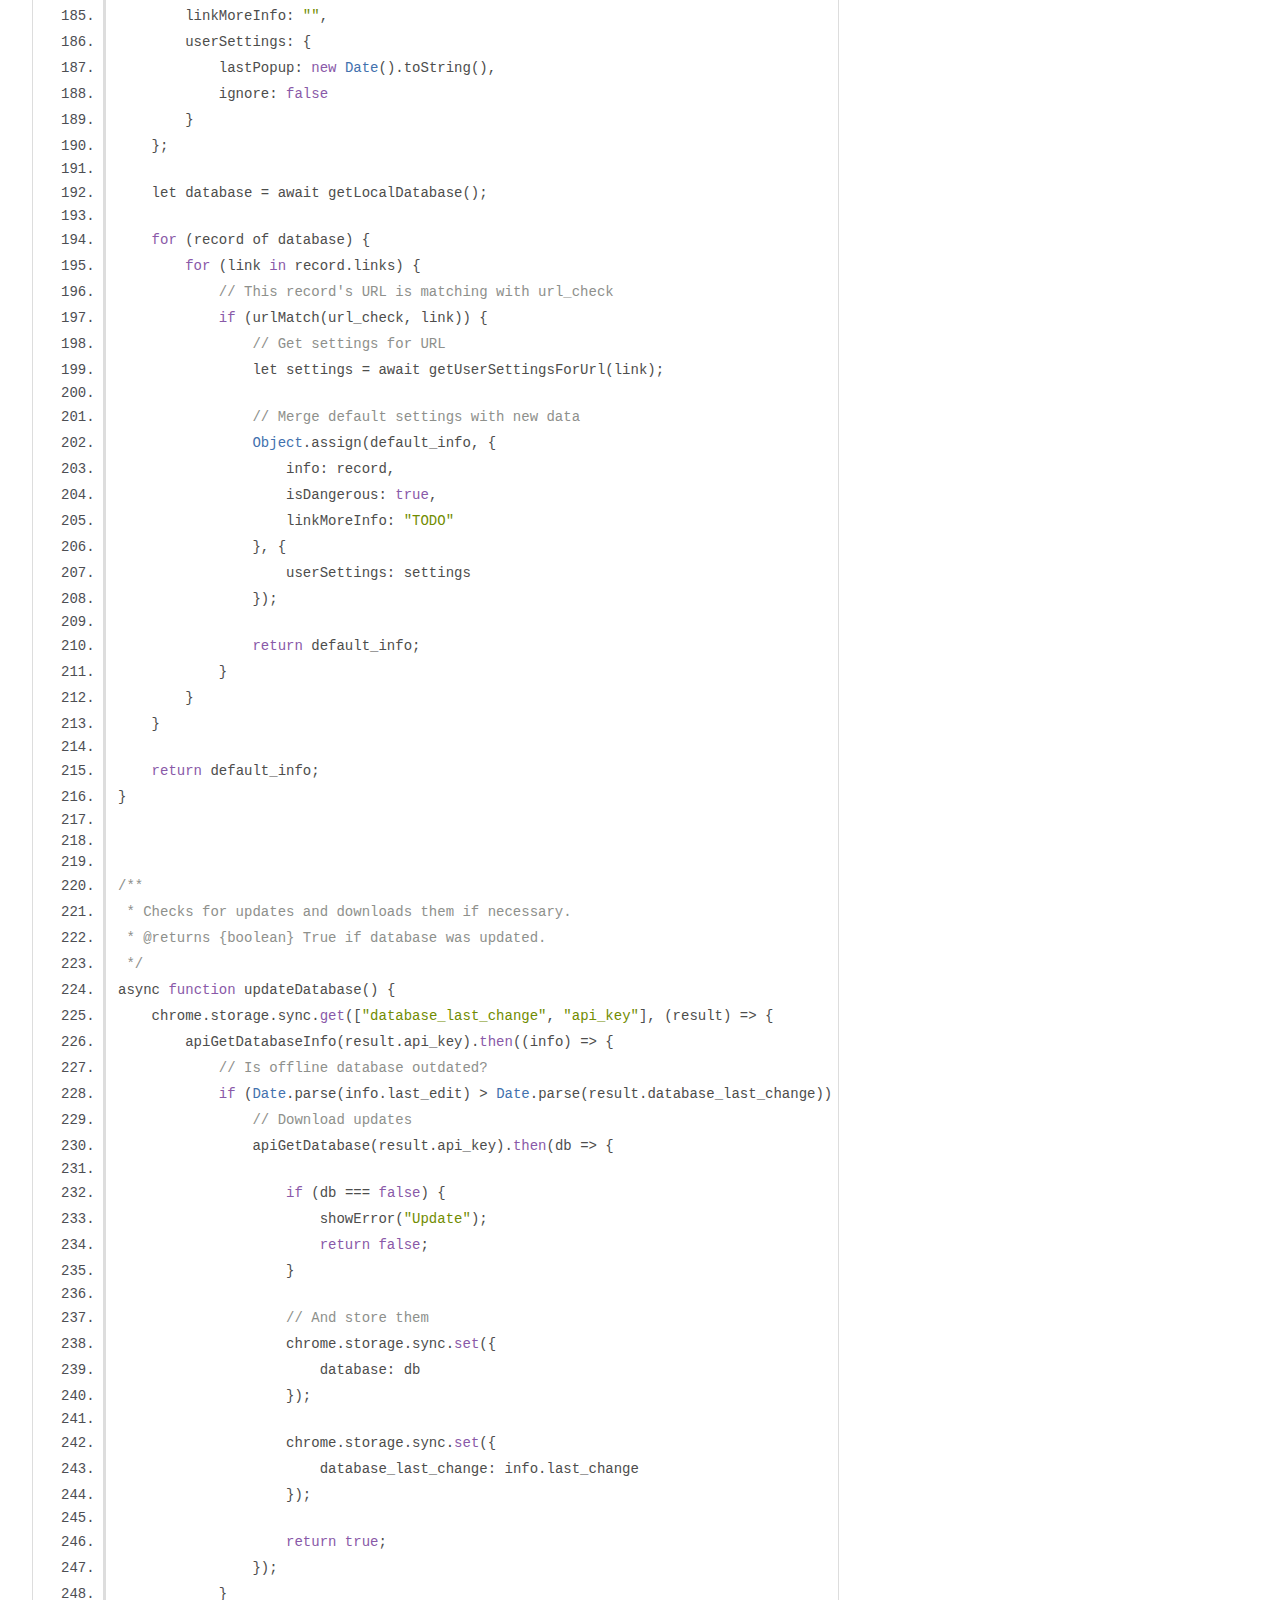
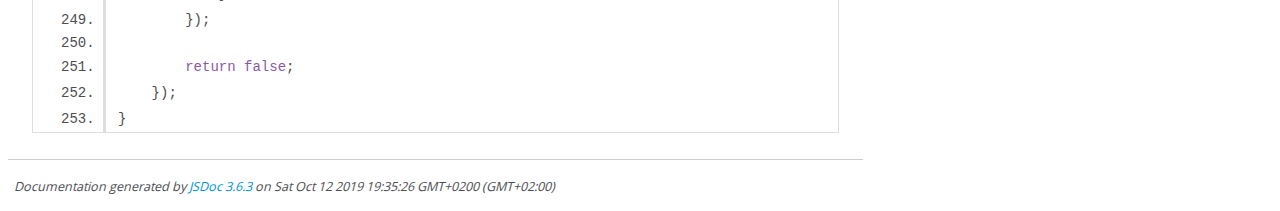
<file: docs/database.js.html>
<!DOCTYPE html>
<html lang="en">
<head>
    <meta charset="utf-8">
    <title>JSDoc: Source: database.js</title>

    <script src="scripts/prettify/prettify.js"> </script>
    <script src="scripts/prettify/lang-css.js"> </script>
    <!--[if lt IE 9]>
      <script src="//html5shiv.googlecode.com/svn/trunk/html5.js"></script>
    <![endif]-->
    <link type="text/css" rel="stylesheet" href="styles/prettify-tomorrow.css">
    <link type="text/css" rel="stylesheet" href="styles/jsdoc-default.css">
</head>

<body>

<div id="main">

    <h1 class="page-title">Source: database.js</h1>

    



    
    <section>
        <article>
            <pre class="prettyprint source linenums"><code>/*
 * Copyright (c) 2019 Jan Malčák
 * 
 * Permission is hereby granted, free of charge, to any person obtaining a copy
 * of this software and associated documentation files (the "Software"), to
 * deal in the Software without restriction, including without limitation the
 * rights to use, copy, modify, merge, publish, distribute, sublicense, and/or
 * sell copies of the Software, and to permit persons to whom the Software is
 * furnished to do so, subject to the following conditions:
 * 
 * The above copyright notice and this permission notice shall be included in
 * all copies or substantial portions of the Software.
 * 
 * THE SOFTWARE IS PROVIDED "AS IS", WITHOUT WARRANTY OF ANY KIND, EXPRESS OR
 * IMPLIED, INCLUDING BUT NOT LIMITED TO THE WARRANTIES OF MERCHANTABILITY,
 * FITNESS FOR A PARTICULAR PURPOSE AND NONINFRINGEMENT. IN NO EVENT SHALL THE
 * AUTHORS OR COPYRIGHT HOLDERS BE LIABLE FOR ANY CLAIM, DAMAGES OR OTHER
 * LIABILITY, WHETHER IN AN ACTION OF CONTRACT, TORT OR OTHERWISE, ARISING
 * FROM, OUT OF OR IN CONNECTION WITH THE SOFTWARE OR THE USE OR OTHER DEALINGS
 * IN THE SOFTWARE.
 */

/**
 * Checks if original url matches given rule. Rule is a string which contains
 * * (star) as wildcard for any number of characters.
 * @param {string} original URL which should match the rule.
 * @param {string} rule Rule for matching. Use * as wildcard for any number of
 * characters.
 * @returns {boolean} If there was found a match.
 * @example
 * // Returns true
 * urlMatch("http://my.website.com/", "*website.com*")
 * @example
 * // There should be match, but there is not. Without wildcards (*), the https:// and 
 * // trailing slash (/) make it fail to find a match.
 * urlMatch("https://my.website.com/", "my.website.com")
 */
function urlMatch(original, rule) {
    var escapeRegex = (original) => original.replace(/([.*+?^=!:${}()|\[\]\/\\])/g, "\\$1");
    return new RegExp("^" + rule.split("*").map(escapeRegex).join(".*") + "$").test(original);
}

/**
 * Checks if obj contains all keys in listOfKeys.
 * @param {object} obj Object which is checked.
 * @param {array} listOfKeys List of all keys required inside the object.
 * @returns {boolean} If object contains all required keys.
 * @example
 * // Returns true
 * hasKeys({one: "test", two: 2}, ["one", "two"])
 * @example
 * // Returns false - object is empty
 * hasKeys({}, ["one", "two"])
 * @example
 * // Returns false - object does not have key "two"
 * hasKeys({one: 1, three: "test"}, ["one", "two"])
 */
function hasKeys(obj, listOfKeys) {
    // Object is empty
    if (Object.getOwnPropertyNames(obj).length == 0) {
        return false;
    }

    if (!Array.isArray(listOfKeys) || listOfKeys.length == 0) {
        throw TypeError("List of keys has to be an array");
    }

    // Check all keys
    for (let key of listOfKeys) {
        if (!obj.hasOwnProperty(key)) {
            return false;
        }
    }

    return true;
};

/**
 * Check if url is an internal one (used by the browser). Currently, only
 * chrome:// protocol and about: prefix (in Firefox) is tested. So when
 * urls starts with one of those two "strings", it is matched as
 * internal browser URL.
 * @param {string} url_check Current URL which should be tested.
 * @returns {boolean} Is it an internal URL
 * @example
 * // Returns true
 * isBrowserUrl("chrome://about")
 * @example
 * // Returns true
 * isBrowserUrl("about:about")
 * @example
 * // Returns false
 * isBrowserUrl("https://my.website.com")
 */
function isBrowserUrl(url_check) {

    if (typeof url_check !== "string") {
        throw TypeError("Url is not a string.");
    }

    let url = new URL(url_check);

    // In chrome, all internal URLs start with chrome:// protocol
    if (browser_url_list.includes(url.protocol)) {
        return true;
    }

    // In firefox, internal urls start with about:
    for (let browser_url of browser_url_list) {
        if (url_check.startsWith(browser_url)) {
            return true;
        }
    }

    return false;
}

/**
 * Asynchronously returns local user settings.
 */
function getLocalSettings() {
    return new Promise((resolve, reject) => {
        chrome.storage.sync.get(["user_settings"], results => {

            if (!hasKeys(results, ["user_settings"])) {
                reject("No settings");
            }

            resolve(results.user_settings);
        });
    });
}

/**
 * Returns user settings for selected URL.
 * @param {string} url_check URL for which should be the settings returned.
 */
async function getUserSettingsForUrl(url_check) {

    let defaut_settings = {
        ignore: false,
        lastPopup: "1990-01-01T01:01:01"
    };

    let settings = await getLocalSettings();

    if (url_check in settings.websites) {
        return settings.websites[url_check];
    }

    chrome.storage.sync.set({
        userSettings: Object.assign(settings.websites, {
            url_check: defaut_settings
        })
    });

    return defaut_settings;
}

/**
 * Asynchronously returns whole local database.
 */
function getLocalDatabase() {
    return new Promise((resolve, reject) => {
        chrome.storage.sync.get(["database"], result => {
            if (!hasKeys(result, ["database"])) {
                reject("No database");
            }

            resolve(result.database);
        });
    });
}

/**
 * Returns info about giver URL from local database.
 * @param {string} url_check URL to be checked.
 */
async function getUrlInfo(url_check) {

    let default_info = {
        info: {},
        isDangerous: false,
        isBrowser: isBrowserUrl(url_check),
        linkMoreInfo: "",
        userSettings: {
            lastPopup: new Date().toString(),
            ignore: false
        }
    };

    let database = await getLocalDatabase();

    for (record of database) {
        for (link in record.links) {
            // This record's URL is matching with url_check
            if (urlMatch(url_check, link)) {
                // Get settings for URL
                let settings = await getUserSettingsForUrl(link);

                // Merge default settings with new data
                Object.assign(default_info, {
                    info: record,
                    isDangerous: true,
                    linkMoreInfo: "TODO"
                }, {
                    userSettings: settings
                });

                return default_info;
            }
        }
    }

    return default_info;
}



/**
 * Checks for updates and downloads them if necessary.
 * @returns {boolean} True if database was updated.
 */
async function updateDatabase() {
    chrome.storage.sync.get(["database_last_change", "api_key"], (result) => {
        apiGetDatabaseInfo(result.api_key).then((info) => {
            // Is offline database outdated?
            if (Date.parse(info.last_edit) > Date.parse(result.database_last_change)) {
                // Download updates
                apiGetDatabase(result.api_key).then(db => {

                    if (db === false) {
                        showError("Update");
                        return false;
                    }

                    // And store them
                    chrome.storage.sync.set({
                        database: db
                    });

                    chrome.storage.sync.set({
                        database_last_change: info.last_change
                    });

                    return true;
                });
            }
        });

        return false;
    });
}</code></pre>
        </article>
    </section>




</div>

<nav>
    <h2><a href="index.html">Home</a></h2><h3>Global</h3><ul><li><a href="global.html#animateDialog">animateDialog</a></li><li><a href="global.html#API_URL_INFO_ENDPOINT">API_URL_INFO_ENDPOINT</a></li><li><a href="global.html#API_URL_REGISTER_ENDPOINT">API_URL_REGISTER_ENDPOINT</a></li><li><a href="global.html#API_URL_REPORT_ENDPOINT">API_URL_REPORT_ENDPOINT</a></li><li><a href="global.html#API_URL_UPDATE_ENDPOINT">API_URL_UPDATE_ENDPOINT</a></li><li><a href="global.html#apiGetApiKey">apiGetApiKey</a></li><li><a href="global.html#apiGetDatabase">apiGetDatabase</a></li><li><a href="global.html#apiGetDatabaseInfo">apiGetDatabaseInfo</a></li><li><a href="global.html#apiReportSite">apiReportSite</a></li><li><a href="global.html#browser_url_list">browser_url_list</a></li><li><a href="global.html#getLocalDatabase">getLocalDatabase</a></li><li><a href="global.html#getLocalSettings">getLocalSettings</a></li><li><a href="global.html#getUrlInfo">getUrlInfo</a></li><li><a href="global.html#getUserSettingsForUrl">getUserSettingsForUrl</a></li><li><a href="global.html#hasKeys">hasKeys</a></li><li><a href="global.html#isBrowserUrl">isBrowserUrl</a></li><li><a href="global.html#replacePlaceholders">replacePlaceholders</a></li><li><a href="global.html#showError">showError</a></li><li><a href="global.html#showPopup">showPopup</a></li><li><a href="global.html#translateHtml">translateHtml</a></li><li><a href="global.html#updateDatabase">updateDatabase</a></li><li><a href="global.html#urlMatch">urlMatch</a></li></ul>
</nav>

<br class="clear">

<footer>
    Documentation generated by <a href="https://github.com/jsdoc/jsdoc">JSDoc 3.6.3</a> on Sat Oct 12 2019 19:35:26 GMT+0200 (GMT+02:00)
</footer>

<script> prettyPrint(); </script>
<script src="scripts/linenumber.js"> </script>
</body>
</html>
</file>
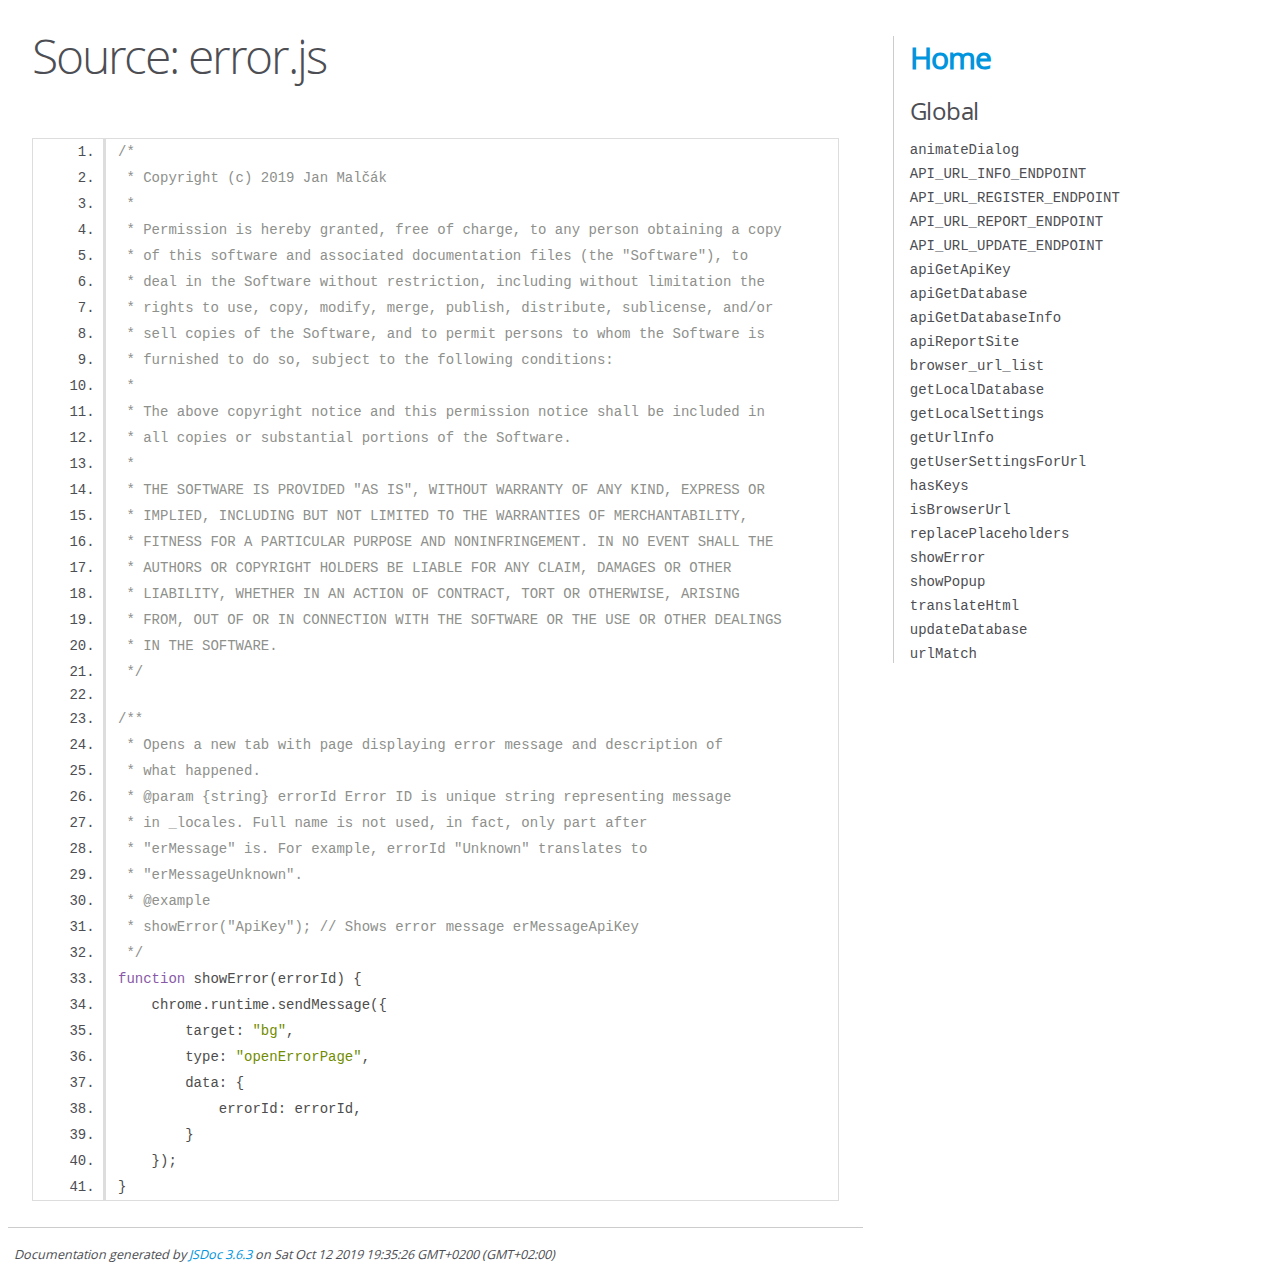
<file: docs/error.js.html>
<!DOCTYPE html>
<html lang="en">
<head>
    <meta charset="utf-8">
    <title>JSDoc: Source: error.js</title>

    <script src="scripts/prettify/prettify.js"> </script>
    <script src="scripts/prettify/lang-css.js"> </script>
    <!--[if lt IE 9]>
      <script src="//html5shiv.googlecode.com/svn/trunk/html5.js"></script>
    <![endif]-->
    <link type="text/css" rel="stylesheet" href="styles/prettify-tomorrow.css">
    <link type="text/css" rel="stylesheet" href="styles/jsdoc-default.css">
</head>

<body>

<div id="main">

    <h1 class="page-title">Source: error.js</h1>

    



    
    <section>
        <article>
            <pre class="prettyprint source linenums"><code>/*
 * Copyright (c) 2019 Jan Malčák
 * 
 * Permission is hereby granted, free of charge, to any person obtaining a copy
 * of this software and associated documentation files (the "Software"), to
 * deal in the Software without restriction, including without limitation the
 * rights to use, copy, modify, merge, publish, distribute, sublicense, and/or
 * sell copies of the Software, and to permit persons to whom the Software is
 * furnished to do so, subject to the following conditions:
 * 
 * The above copyright notice and this permission notice shall be included in
 * all copies or substantial portions of the Software.
 * 
 * THE SOFTWARE IS PROVIDED "AS IS", WITHOUT WARRANTY OF ANY KIND, EXPRESS OR
 * IMPLIED, INCLUDING BUT NOT LIMITED TO THE WARRANTIES OF MERCHANTABILITY,
 * FITNESS FOR A PARTICULAR PURPOSE AND NONINFRINGEMENT. IN NO EVENT SHALL THE
 * AUTHORS OR COPYRIGHT HOLDERS BE LIABLE FOR ANY CLAIM, DAMAGES OR OTHER
 * LIABILITY, WHETHER IN AN ACTION OF CONTRACT, TORT OR OTHERWISE, ARISING
 * FROM, OUT OF OR IN CONNECTION WITH THE SOFTWARE OR THE USE OR OTHER DEALINGS
 * IN THE SOFTWARE.
 */

/**
 * Opens a new tab with page displaying error message and description of 
 * what happened.
 * @param {string} errorId Error ID is unique string representing message
 * in _locales. Full name is not used, in fact, only part after 
 * "erMessage" is. For example, errorId "Unknown" translates to
 * "erMessageUnknown".
 * @example
 * showError("ApiKey"); // Shows error message erMessageApiKey
 */
function showError(errorId) {
    chrome.runtime.sendMessage({
        target: "bg",
        type: "openErrorPage",
        data: {
            errorId: errorId,
        }
    });
}</code></pre>
        </article>
    </section>




</div>

<nav>
    <h2><a href="index.html">Home</a></h2><h3>Global</h3><ul><li><a href="global.html#animateDialog">animateDialog</a></li><li><a href="global.html#API_URL_INFO_ENDPOINT">API_URL_INFO_ENDPOINT</a></li><li><a href="global.html#API_URL_REGISTER_ENDPOINT">API_URL_REGISTER_ENDPOINT</a></li><li><a href="global.html#API_URL_REPORT_ENDPOINT">API_URL_REPORT_ENDPOINT</a></li><li><a href="global.html#API_URL_UPDATE_ENDPOINT">API_URL_UPDATE_ENDPOINT</a></li><li><a href="global.html#apiGetApiKey">apiGetApiKey</a></li><li><a href="global.html#apiGetDatabase">apiGetDatabase</a></li><li><a href="global.html#apiGetDatabaseInfo">apiGetDatabaseInfo</a></li><li><a href="global.html#apiReportSite">apiReportSite</a></li><li><a href="global.html#browser_url_list">browser_url_list</a></li><li><a href="global.html#getLocalDatabase">getLocalDatabase</a></li><li><a href="global.html#getLocalSettings">getLocalSettings</a></li><li><a href="global.html#getUrlInfo">getUrlInfo</a></li><li><a href="global.html#getUserSettingsForUrl">getUserSettingsForUrl</a></li><li><a href="global.html#hasKeys">hasKeys</a></li><li><a href="global.html#isBrowserUrl">isBrowserUrl</a></li><li><a href="global.html#replacePlaceholders">replacePlaceholders</a></li><li><a href="global.html#showError">showError</a></li><li><a href="global.html#showPopup">showPopup</a></li><li><a href="global.html#translateHtml">translateHtml</a></li><li><a href="global.html#updateDatabase">updateDatabase</a></li><li><a href="global.html#urlMatch">urlMatch</a></li></ul>
</nav>

<br class="clear">

<footer>
    Documentation generated by <a href="https://github.com/jsdoc/jsdoc">JSDoc 3.6.3</a> on Sat Oct 12 2019 19:35:26 GMT+0200 (GMT+02:00)
</footer>

<script> prettyPrint(); </script>
<script src="scripts/linenumber.js"> </script>
</body>
</html>
</file>
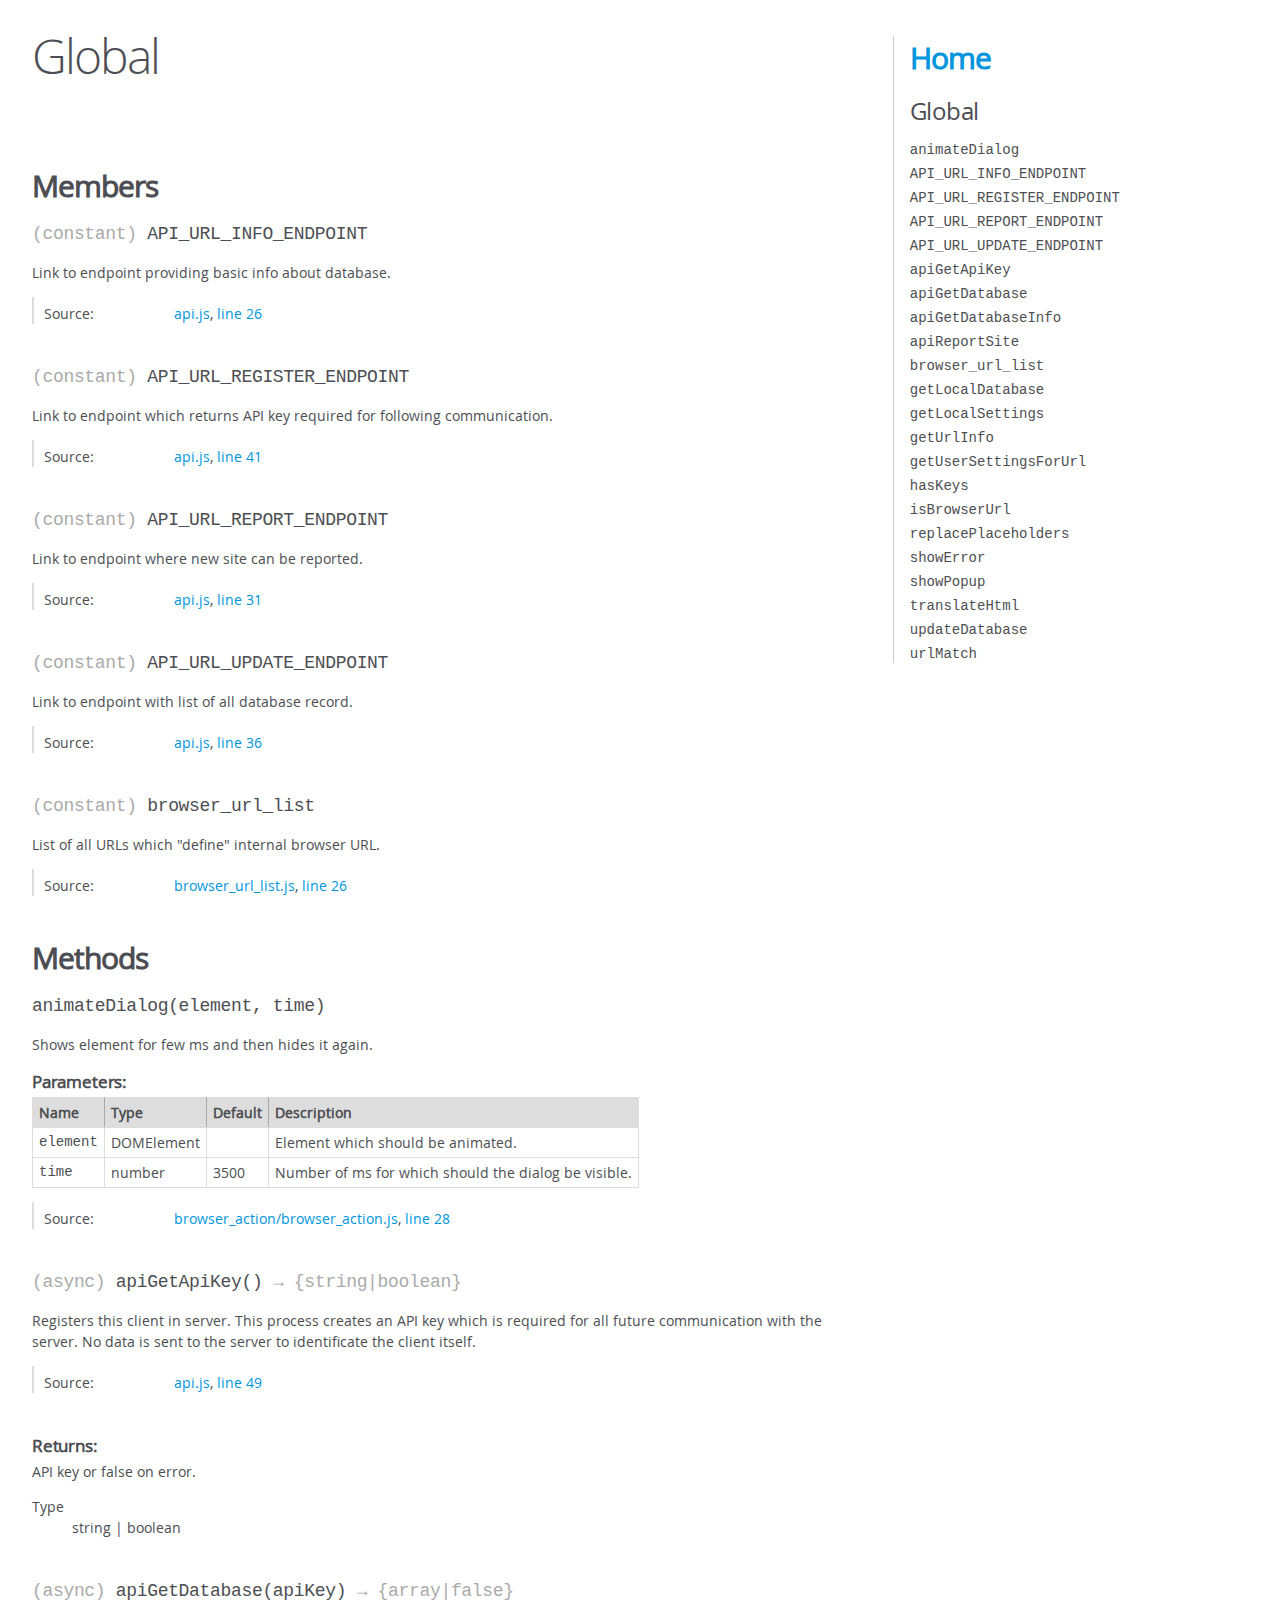
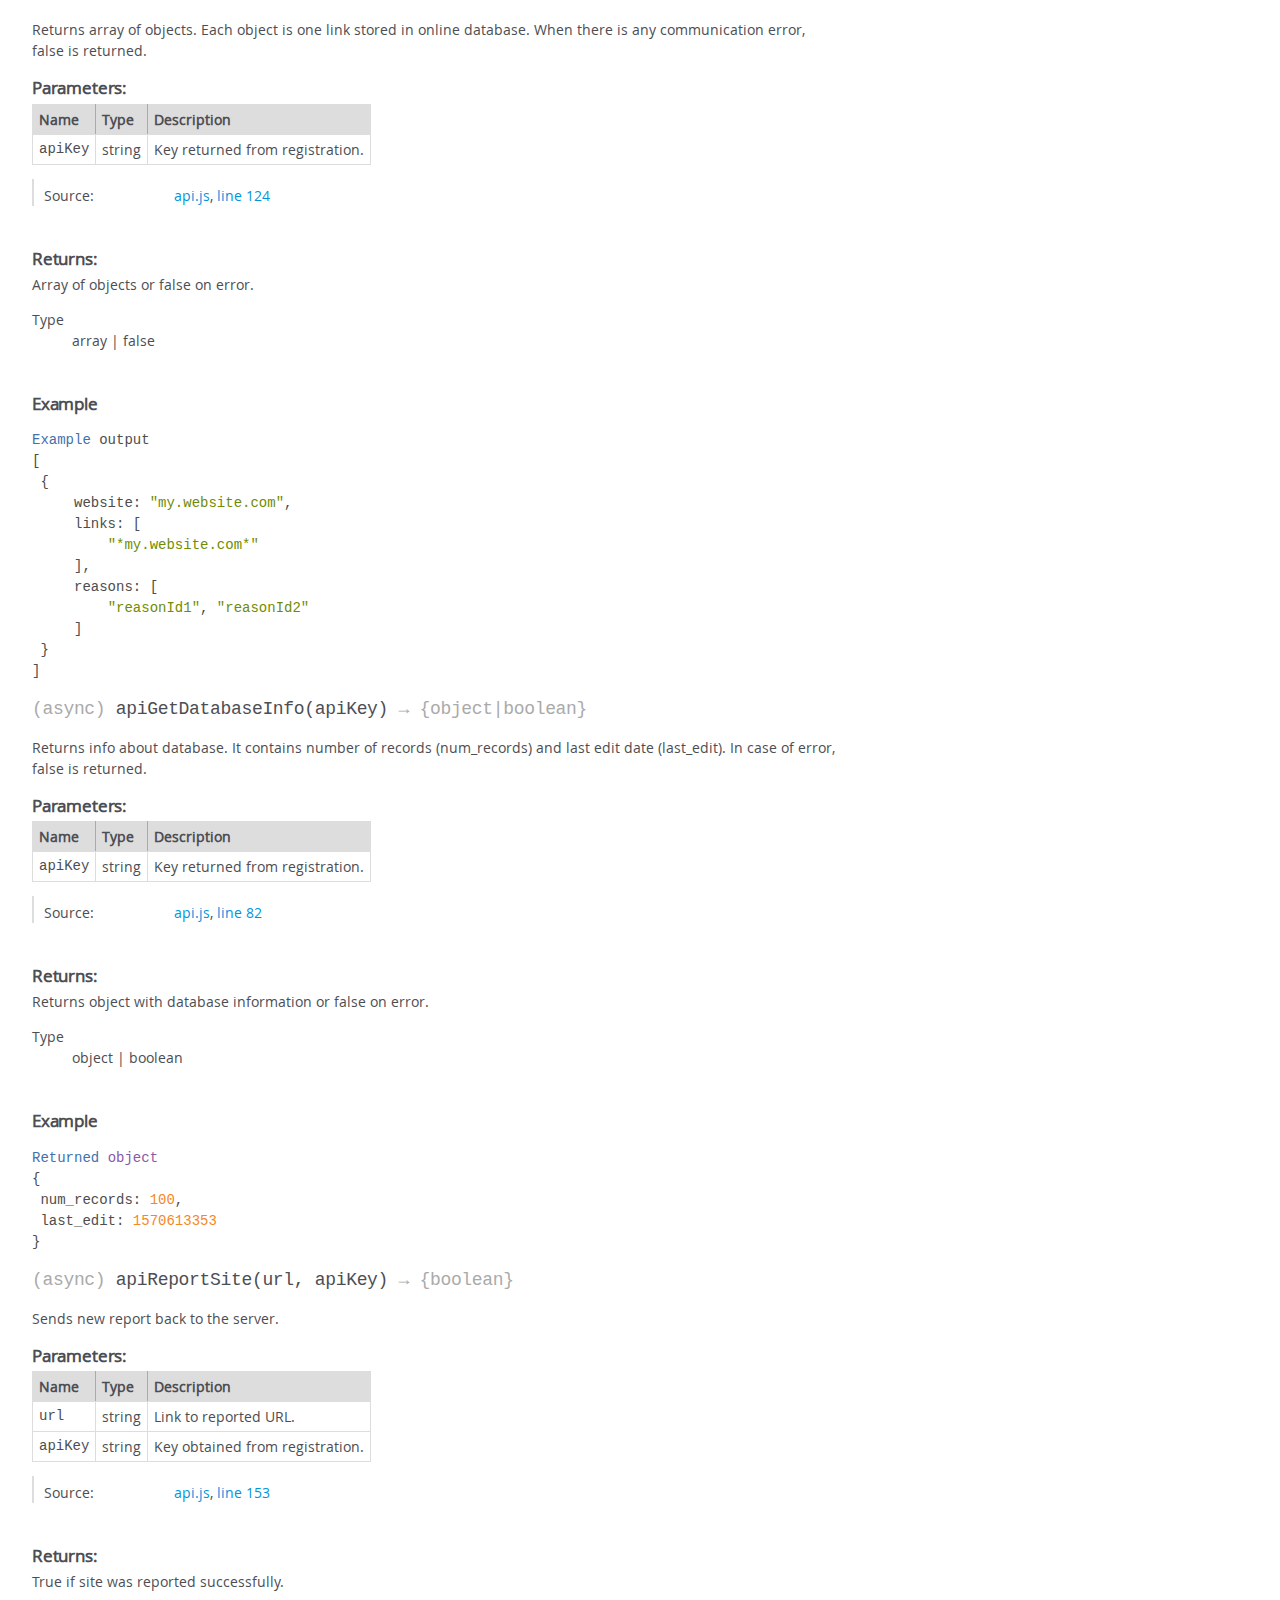
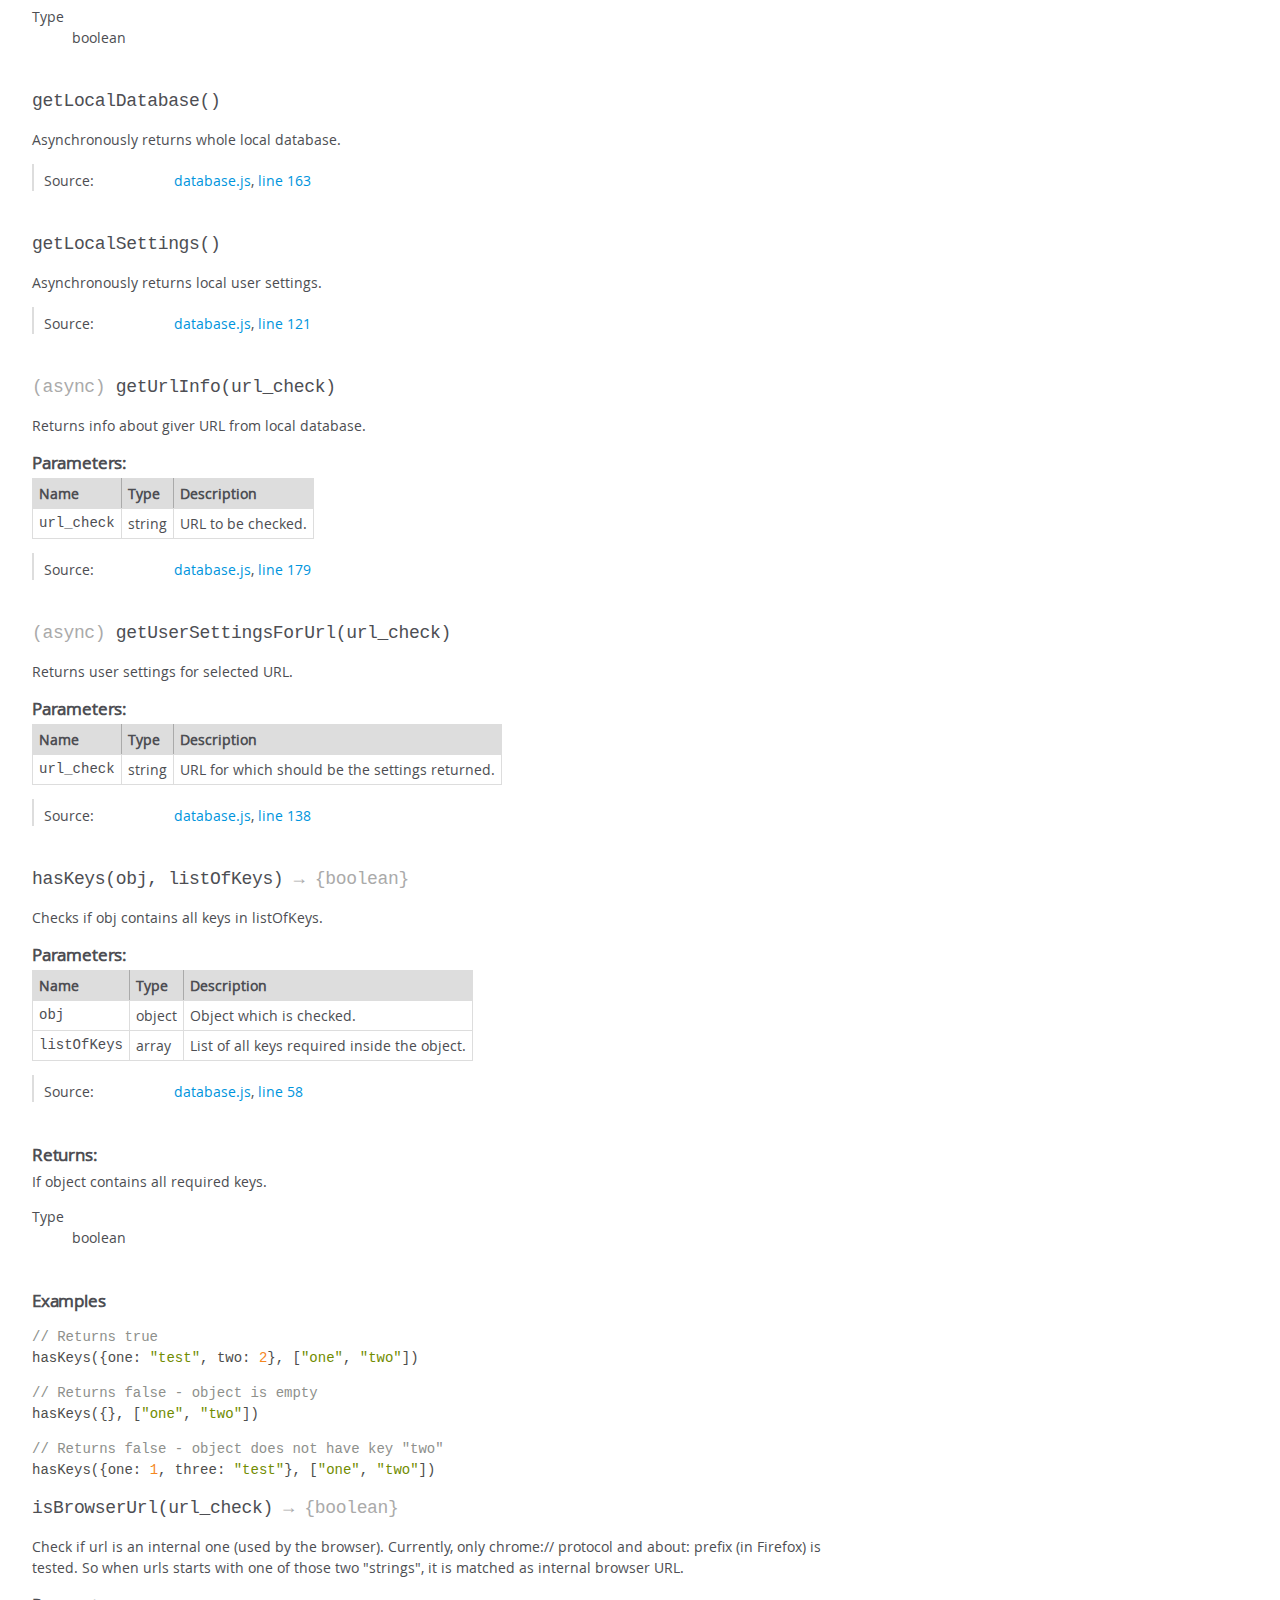
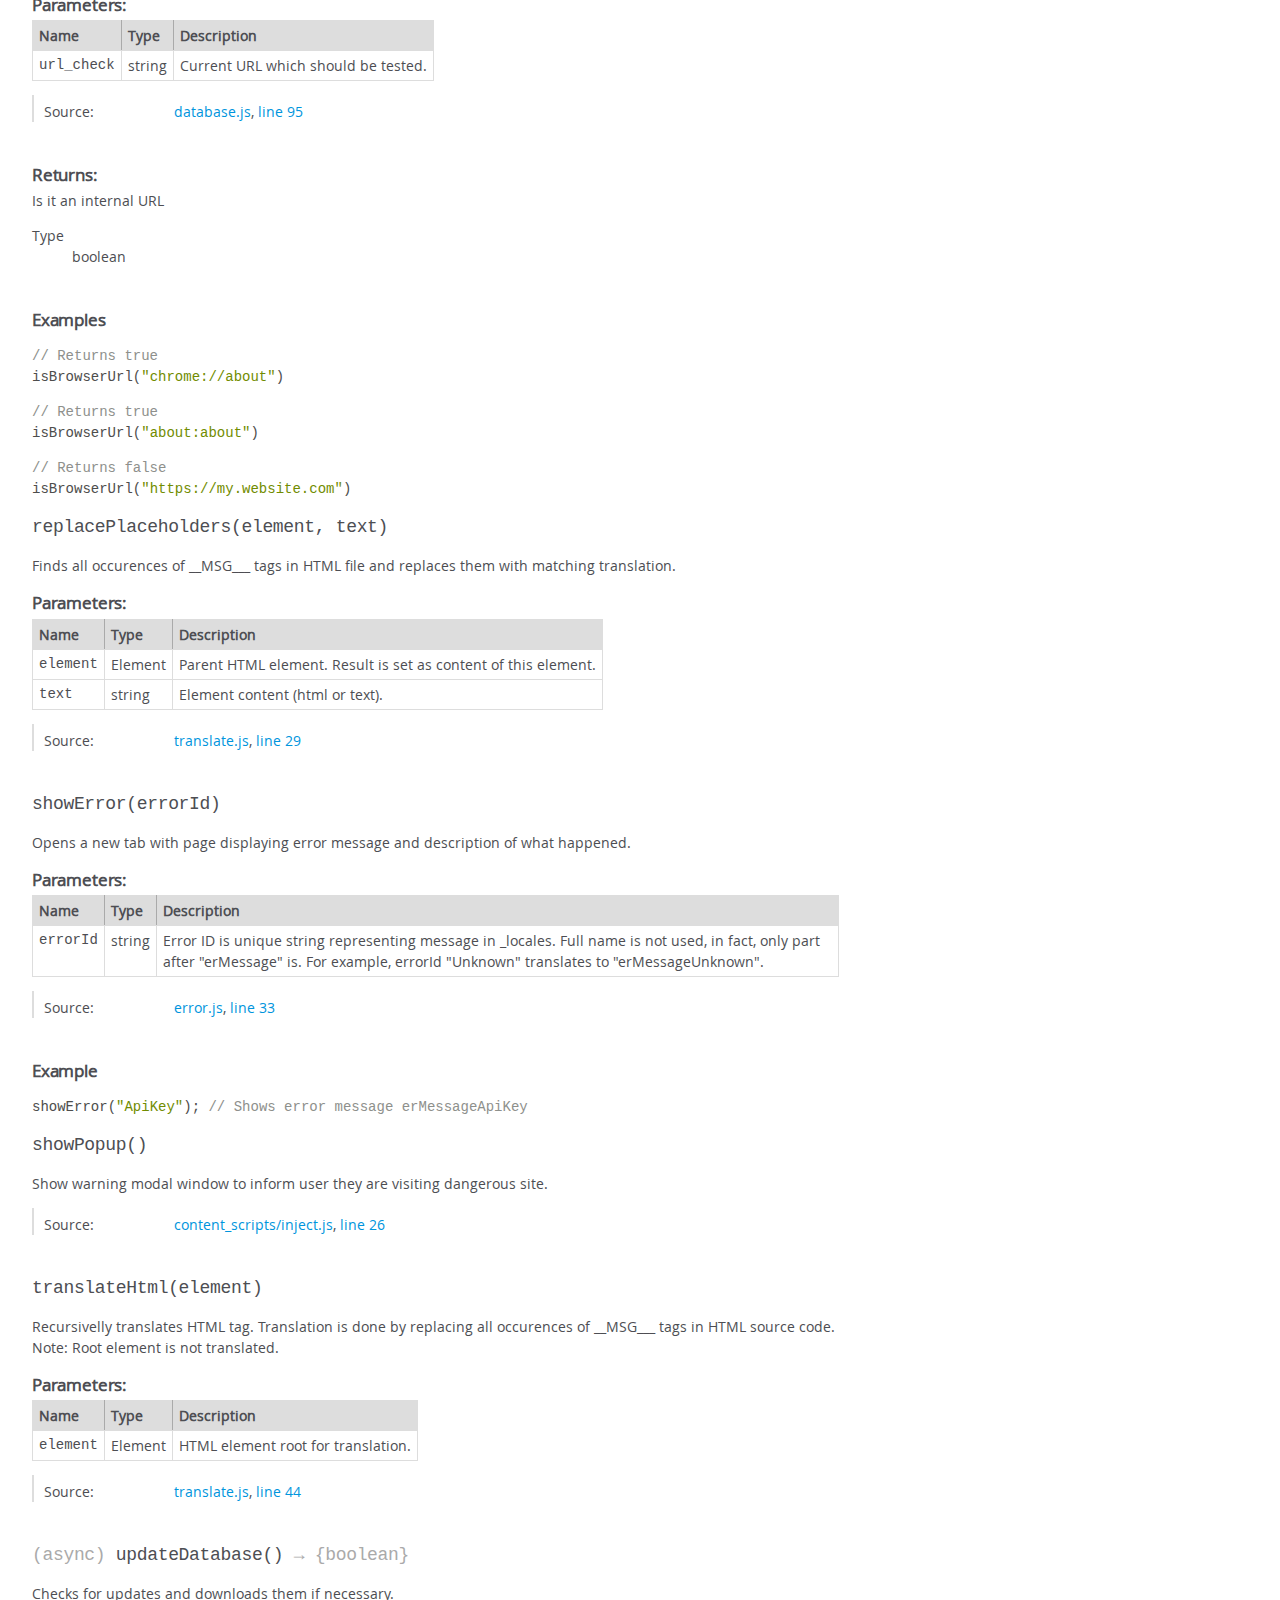
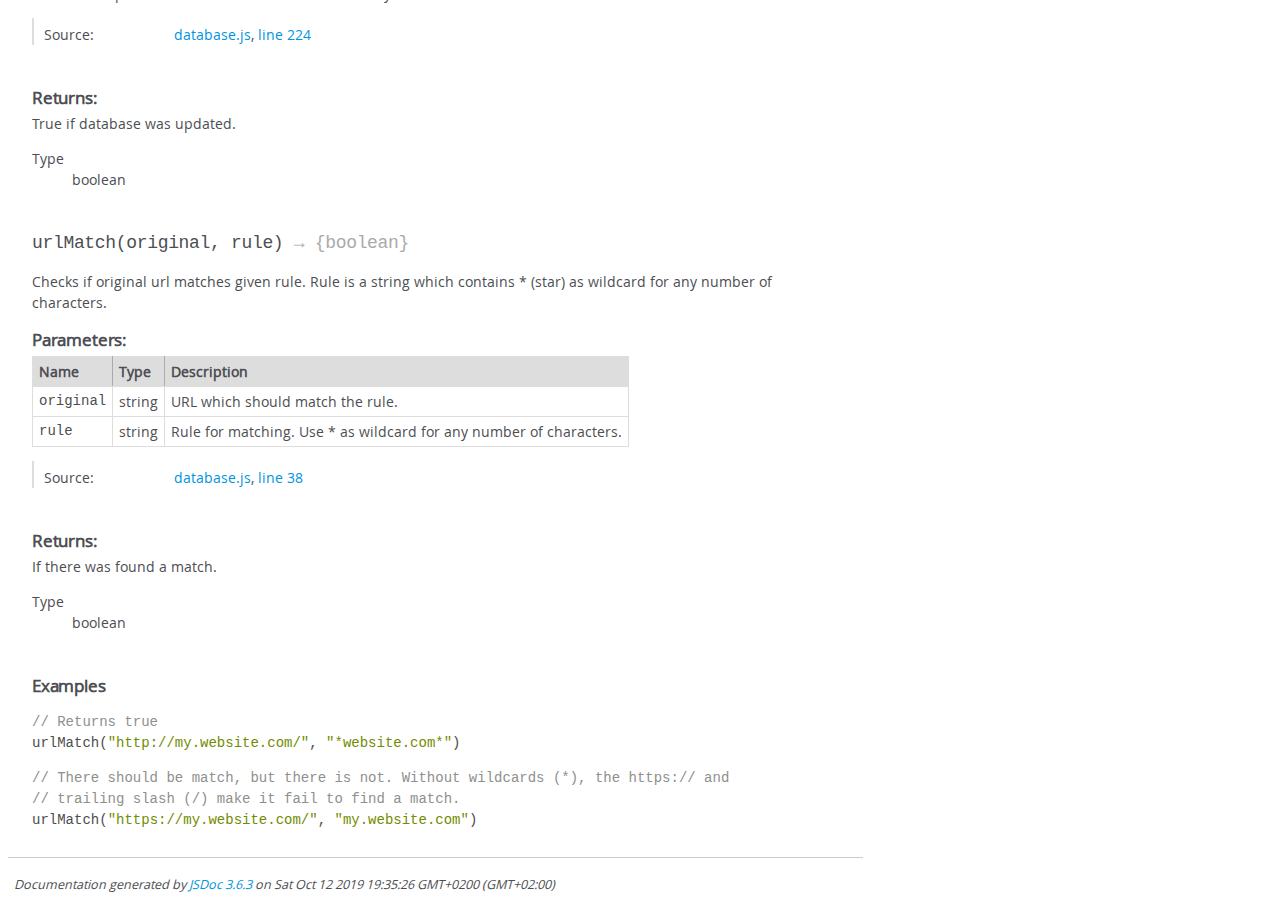
<file: docs/global.html>
<!DOCTYPE html>
<html lang="en">
<head>
    <meta charset="utf-8">
    <title>JSDoc: Global</title>

    <script src="scripts/prettify/prettify.js"> </script>
    <script src="scripts/prettify/lang-css.js"> </script>
    <!--[if lt IE 9]>
      <script src="//html5shiv.googlecode.com/svn/trunk/html5.js"></script>
    <![endif]-->
    <link type="text/css" rel="stylesheet" href="styles/prettify-tomorrow.css">
    <link type="text/css" rel="stylesheet" href="styles/jsdoc-default.css">
</head>

<body>

<div id="main">

    <h1 class="page-title">Global</h1>

    




<section>

<header>
    
        <h2></h2>
        
    
</header>

<article>
    <div class="container-overview">
    
        

        


<dl class="details">

    

    

    

    

    

    

    

    

    

    

    

    

    

    

    

    
</dl>


        
    
    </div>

    

    

    

    

    

    

    
        <h3 class="subsection-title">Members</h3>

        
            
<h4 class="name" id="API_URL_INFO_ENDPOINT"><span class="type-signature">(constant) </span>API_URL_INFO_ENDPOINT<span class="type-signature"></span></h4>




<div class="description">
    Link to endpoint providing basic info about database.
</div>







<dl class="details">

    

    

    

    

    

    

    

    

    

    

    

    

    
    <dt class="tag-source">Source:</dt>
    <dd class="tag-source"><ul class="dummy"><li>
        <a href="api.js.html">api.js</a>, <a href="api.js.html#line26">line 26</a>
    </li></ul></dd>
    

    

    

    
</dl>






        
            
<h4 class="name" id="API_URL_REGISTER_ENDPOINT"><span class="type-signature">(constant) </span>API_URL_REGISTER_ENDPOINT<span class="type-signature"></span></h4>




<div class="description">
    Link to endpoint which returns API key required for following communication.
</div>







<dl class="details">

    

    

    

    

    

    

    

    

    

    

    

    

    
    <dt class="tag-source">Source:</dt>
    <dd class="tag-source"><ul class="dummy"><li>
        <a href="api.js.html">api.js</a>, <a href="api.js.html#line41">line 41</a>
    </li></ul></dd>
    

    

    

    
</dl>






        
            
<h4 class="name" id="API_URL_REPORT_ENDPOINT"><span class="type-signature">(constant) </span>API_URL_REPORT_ENDPOINT<span class="type-signature"></span></h4>




<div class="description">
    Link to endpoint where new site can be reported.
</div>







<dl class="details">

    

    

    

    

    

    

    

    

    

    

    

    

    
    <dt class="tag-source">Source:</dt>
    <dd class="tag-source"><ul class="dummy"><li>
        <a href="api.js.html">api.js</a>, <a href="api.js.html#line31">line 31</a>
    </li></ul></dd>
    

    

    

    
</dl>






        
            
<h4 class="name" id="API_URL_UPDATE_ENDPOINT"><span class="type-signature">(constant) </span>API_URL_UPDATE_ENDPOINT<span class="type-signature"></span></h4>




<div class="description">
    Link to endpoint with list of all database record.
</div>







<dl class="details">

    

    

    

    

    

    

    

    

    

    

    

    

    
    <dt class="tag-source">Source:</dt>
    <dd class="tag-source"><ul class="dummy"><li>
        <a href="api.js.html">api.js</a>, <a href="api.js.html#line36">line 36</a>
    </li></ul></dd>
    

    

    

    
</dl>






        
            
<h4 class="name" id="browser_url_list"><span class="type-signature">(constant) </span>browser_url_list<span class="type-signature"></span></h4>




<div class="description">
    List of all URLs which "define" internal browser URL.
</div>







<dl class="details">

    

    

    

    

    

    

    

    

    

    

    

    

    
    <dt class="tag-source">Source:</dt>
    <dd class="tag-source"><ul class="dummy"><li>
        <a href="browser_url_list.js.html">browser_url_list.js</a>, <a href="browser_url_list.js.html#line26">line 26</a>
    </li></ul></dd>
    

    

    

    
</dl>






        
    

    
        <h3 class="subsection-title">Methods</h3>

        
            

    

    
    <h4 class="name" id="animateDialog"><span class="type-signature"></span>animateDialog<span class="signature">(element, time)</span><span class="type-signature"></span></h4>
    

    



<div class="description">
    Shows element for few ms and then hides it again.
</div>









    <h5>Parameters:</h5>
    

<table class="params">
    <thead>
    <tr>
        
        <th>Name</th>
        

        <th>Type</th>

        

        
        <th>Default</th>
        

        <th class="last">Description</th>
    </tr>
    </thead>

    <tbody>
    

        <tr>
            
                <td class="name"><code>element</code></td>
            

            <td class="type">
            
                
<span class="param-type">DOMElement</span>


            
            </td>

            

            
                <td class="default">
                
                </td>
            

            <td class="description last">Element which should be animated.</td>
        </tr>

    

        <tr>
            
                <td class="name"><code>time</code></td>
            

            <td class="type">
            
                
<span class="param-type">number</span>


            
            </td>

            

            
                <td class="default">
                
                    3500
                
                </td>
            

            <td class="description last">Number of ms for which should the dialog be visible.</td>
        </tr>

    
    </tbody>
</table>






<dl class="details">

    

    

    

    

    

    

    

    

    

    

    

    

    
    <dt class="tag-source">Source:</dt>
    <dd class="tag-source"><ul class="dummy"><li>
        <a href="browser_action_browser_action.js.html">browser_action/browser_action.js</a>, <a href="browser_action_browser_action.js.html#line28">line 28</a>
    </li></ul></dd>
    

    

    

    
</dl>




















        
            

    

    
    <h4 class="name" id="apiGetApiKey"><span class="type-signature">(async) </span>apiGetApiKey<span class="signature">()</span><span class="type-signature"> &rarr; {string|boolean}</span></h4>
    

    



<div class="description">
    Registers this client in server. This process creates an API key whichis required for all future communication with the server.No data is sent to the server to identificate the client itself.
</div>













<dl class="details">

    

    

    

    

    

    

    

    

    

    

    

    

    
    <dt class="tag-source">Source:</dt>
    <dd class="tag-source"><ul class="dummy"><li>
        <a href="api.js.html">api.js</a>, <a href="api.js.html#line49">line 49</a>
    </li></ul></dd>
    

    

    

    
</dl>















<h5>Returns:</h5>

        
<div class="param-desc">
    API key or false on error.
</div>



<dl>
    <dt>
        Type
    </dt>
    <dd>
        
<span class="param-type">string</span>
|

<span class="param-type">boolean</span>


    </dd>
</dl>

    





        
            

    

    
    <h4 class="name" id="apiGetDatabase"><span class="type-signature">(async) </span>apiGetDatabase<span class="signature">(apiKey)</span><span class="type-signature"> &rarr; {array|false}</span></h4>
    

    



<div class="description">
    Returns array of objects. Each object is one link stored in online database.When there is any communication error, false is returned.
</div>









    <h5>Parameters:</h5>
    

<table class="params">
    <thead>
    <tr>
        
        <th>Name</th>
        

        <th>Type</th>

        

        

        <th class="last">Description</th>
    </tr>
    </thead>

    <tbody>
    

        <tr>
            
                <td class="name"><code>apiKey</code></td>
            

            <td class="type">
            
                
<span class="param-type">string</span>


            
            </td>

            

            

            <td class="description last">Key returned from registration.</td>
        </tr>

    
    </tbody>
</table>






<dl class="details">

    

    

    

    

    

    

    

    

    

    

    

    

    
    <dt class="tag-source">Source:</dt>
    <dd class="tag-source"><ul class="dummy"><li>
        <a href="api.js.html">api.js</a>, <a href="api.js.html#line124">line 124</a>
    </li></ul></dd>
    

    

    

    
</dl>















<h5>Returns:</h5>

        
<div class="param-desc">
    Array of objects or false on error.
</div>



<dl>
    <dt>
        Type
    </dt>
    <dd>
        
<span class="param-type">array</span>
|

<span class="param-type">false</span>


    </dd>
</dl>

    




    <h5>Example</h5>
    
    <pre class="prettyprint"><code>Example output[ {     website: "my.website.com",     links: [         "*my.website.com*"     ],     reasons: [         "reasonId1", "reasonId2"     ] }]</code></pre>



        
            

    

    
    <h4 class="name" id="apiGetDatabaseInfo"><span class="type-signature">(async) </span>apiGetDatabaseInfo<span class="signature">(apiKey)</span><span class="type-signature"> &rarr; {object|boolean}</span></h4>
    

    



<div class="description">
    Returns info about database. It contains number of records (num_records)and last edit date (last_edit). In case of error, false is returned.
</div>









    <h5>Parameters:</h5>
    

<table class="params">
    <thead>
    <tr>
        
        <th>Name</th>
        

        <th>Type</th>

        

        

        <th class="last">Description</th>
    </tr>
    </thead>

    <tbody>
    

        <tr>
            
                <td class="name"><code>apiKey</code></td>
            

            <td class="type">
            
                
<span class="param-type">string</span>


            
            </td>

            

            

            <td class="description last">Key returned from registration.</td>
        </tr>

    
    </tbody>
</table>






<dl class="details">

    

    

    

    

    

    

    

    

    

    

    

    

    
    <dt class="tag-source">Source:</dt>
    <dd class="tag-source"><ul class="dummy"><li>
        <a href="api.js.html">api.js</a>, <a href="api.js.html#line82">line 82</a>
    </li></ul></dd>
    

    

    

    
</dl>















<h5>Returns:</h5>

        
<div class="param-desc">
    Returns object with database information or falseon error.
</div>



<dl>
    <dt>
        Type
    </dt>
    <dd>
        
<span class="param-type">object</span>
|

<span class="param-type">boolean</span>


    </dd>
</dl>

    




    <h5>Example</h5>
    
    <pre class="prettyprint"><code>Returned object{ num_records: 100, last_edit: 1570613353}</code></pre>



        
            

    

    
    <h4 class="name" id="apiReportSite"><span class="type-signature">(async) </span>apiReportSite<span class="signature">(url, apiKey)</span><span class="type-signature"> &rarr; {boolean}</span></h4>
    

    



<div class="description">
    Sends new report back to the server.
</div>









    <h5>Parameters:</h5>
    

<table class="params">
    <thead>
    <tr>
        
        <th>Name</th>
        

        <th>Type</th>

        

        

        <th class="last">Description</th>
    </tr>
    </thead>

    <tbody>
    

        <tr>
            
                <td class="name"><code>url</code></td>
            

            <td class="type">
            
                
<span class="param-type">string</span>


            
            </td>

            

            

            <td class="description last">Link to reported URL.</td>
        </tr>

    

        <tr>
            
                <td class="name"><code>apiKey</code></td>
            

            <td class="type">
            
                
<span class="param-type">string</span>


            
            </td>

            

            

            <td class="description last">Key obtained from registration.</td>
        </tr>

    
    </tbody>
</table>






<dl class="details">

    

    

    

    

    

    

    

    

    

    

    

    

    
    <dt class="tag-source">Source:</dt>
    <dd class="tag-source"><ul class="dummy"><li>
        <a href="api.js.html">api.js</a>, <a href="api.js.html#line153">line 153</a>
    </li></ul></dd>
    

    

    

    
</dl>















<h5>Returns:</h5>

        
<div class="param-desc">
    True if site was reported successfully.
</div>



<dl>
    <dt>
        Type
    </dt>
    <dd>
        
<span class="param-type">boolean</span>


    </dd>
</dl>

    





        
            

    

    
    <h4 class="name" id="getLocalDatabase"><span class="type-signature"></span>getLocalDatabase<span class="signature">()</span><span class="type-signature"></span></h4>
    

    



<div class="description">
    Asynchronously returns whole local database.
</div>













<dl class="details">

    

    

    

    

    

    

    

    

    

    

    

    

    
    <dt class="tag-source">Source:</dt>
    <dd class="tag-source"><ul class="dummy"><li>
        <a href="database.js.html">database.js</a>, <a href="database.js.html#line163">line 163</a>
    </li></ul></dd>
    

    

    

    
</dl>




















        
            

    

    
    <h4 class="name" id="getLocalSettings"><span class="type-signature"></span>getLocalSettings<span class="signature">()</span><span class="type-signature"></span></h4>
    

    



<div class="description">
    Asynchronously returns local user settings.
</div>













<dl class="details">

    

    

    

    

    

    

    

    

    

    

    

    

    
    <dt class="tag-source">Source:</dt>
    <dd class="tag-source"><ul class="dummy"><li>
        <a href="database.js.html">database.js</a>, <a href="database.js.html#line121">line 121</a>
    </li></ul></dd>
    

    

    

    
</dl>




















        
            

    

    
    <h4 class="name" id="getUrlInfo"><span class="type-signature">(async) </span>getUrlInfo<span class="signature">(url_check)</span><span class="type-signature"></span></h4>
    

    



<div class="description">
    Returns info about giver URL from local database.
</div>









    <h5>Parameters:</h5>
    

<table class="params">
    <thead>
    <tr>
        
        <th>Name</th>
        

        <th>Type</th>

        

        

        <th class="last">Description</th>
    </tr>
    </thead>

    <tbody>
    

        <tr>
            
                <td class="name"><code>url_check</code></td>
            

            <td class="type">
            
                
<span class="param-type">string</span>


            
            </td>

            

            

            <td class="description last">URL to be checked.</td>
        </tr>

    
    </tbody>
</table>






<dl class="details">

    

    

    

    

    

    

    

    

    

    

    

    

    
    <dt class="tag-source">Source:</dt>
    <dd class="tag-source"><ul class="dummy"><li>
        <a href="database.js.html">database.js</a>, <a href="database.js.html#line179">line 179</a>
    </li></ul></dd>
    

    

    

    
</dl>




















        
            

    

    
    <h4 class="name" id="getUserSettingsForUrl"><span class="type-signature">(async) </span>getUserSettingsForUrl<span class="signature">(url_check)</span><span class="type-signature"></span></h4>
    

    



<div class="description">
    Returns user settings for selected URL.
</div>









    <h5>Parameters:</h5>
    

<table class="params">
    <thead>
    <tr>
        
        <th>Name</th>
        

        <th>Type</th>

        

        

        <th class="last">Description</th>
    </tr>
    </thead>

    <tbody>
    

        <tr>
            
                <td class="name"><code>url_check</code></td>
            

            <td class="type">
            
                
<span class="param-type">string</span>


            
            </td>

            

            

            <td class="description last">URL for which should be the settings returned.</td>
        </tr>

    
    </tbody>
</table>






<dl class="details">

    

    

    

    

    

    

    

    

    

    

    

    

    
    <dt class="tag-source">Source:</dt>
    <dd class="tag-source"><ul class="dummy"><li>
        <a href="database.js.html">database.js</a>, <a href="database.js.html#line138">line 138</a>
    </li></ul></dd>
    

    

    

    
</dl>




















        
            

    

    
    <h4 class="name" id="hasKeys"><span class="type-signature"></span>hasKeys<span class="signature">(obj, listOfKeys)</span><span class="type-signature"> &rarr; {boolean}</span></h4>
    

    



<div class="description">
    Checks if obj contains all keys in listOfKeys.
</div>









    <h5>Parameters:</h5>
    

<table class="params">
    <thead>
    <tr>
        
        <th>Name</th>
        

        <th>Type</th>

        

        

        <th class="last">Description</th>
    </tr>
    </thead>

    <tbody>
    

        <tr>
            
                <td class="name"><code>obj</code></td>
            

            <td class="type">
            
                
<span class="param-type">object</span>


            
            </td>

            

            

            <td class="description last">Object which is checked.</td>
        </tr>

    

        <tr>
            
                <td class="name"><code>listOfKeys</code></td>
            

            <td class="type">
            
                
<span class="param-type">array</span>


            
            </td>

            

            

            <td class="description last">List of all keys required inside the object.</td>
        </tr>

    
    </tbody>
</table>






<dl class="details">

    

    

    

    

    

    

    

    

    

    

    

    

    
    <dt class="tag-source">Source:</dt>
    <dd class="tag-source"><ul class="dummy"><li>
        <a href="database.js.html">database.js</a>, <a href="database.js.html#line58">line 58</a>
    </li></ul></dd>
    

    

    

    
</dl>















<h5>Returns:</h5>

        
<div class="param-desc">
    If object contains all required keys.
</div>



<dl>
    <dt>
        Type
    </dt>
    <dd>
        
<span class="param-type">boolean</span>


    </dd>
</dl>

    




    <h5>Examples</h5>
    
    <pre class="prettyprint"><code>// Returns truehasKeys({one: "test", two: 2}, ["one", "two"])</code></pre>

    <pre class="prettyprint"><code>// Returns false - object is emptyhasKeys({}, ["one", "two"])</code></pre>

    <pre class="prettyprint"><code>// Returns false - object does not have key "two"hasKeys({one: 1, three: "test"}, ["one", "two"])</code></pre>



        
            

    

    
    <h4 class="name" id="isBrowserUrl"><span class="type-signature"></span>isBrowserUrl<span class="signature">(url_check)</span><span class="type-signature"> &rarr; {boolean}</span></h4>
    

    



<div class="description">
    Check if url is an internal one (used by the browser). Currently, onlychrome:// protocol and about: prefix (in Firefox) is tested. So whenurls starts with one of those two "strings", it is matched asinternal browser URL.
</div>









    <h5>Parameters:</h5>
    

<table class="params">
    <thead>
    <tr>
        
        <th>Name</th>
        

        <th>Type</th>

        

        

        <th class="last">Description</th>
    </tr>
    </thead>

    <tbody>
    

        <tr>
            
                <td class="name"><code>url_check</code></td>
            

            <td class="type">
            
                
<span class="param-type">string</span>


            
            </td>

            

            

            <td class="description last">Current URL which should be tested.</td>
        </tr>

    
    </tbody>
</table>






<dl class="details">

    

    

    

    

    

    

    

    

    

    

    

    

    
    <dt class="tag-source">Source:</dt>
    <dd class="tag-source"><ul class="dummy"><li>
        <a href="database.js.html">database.js</a>, <a href="database.js.html#line95">line 95</a>
    </li></ul></dd>
    

    

    

    
</dl>















<h5>Returns:</h5>

        
<div class="param-desc">
    Is it an internal URL
</div>



<dl>
    <dt>
        Type
    </dt>
    <dd>
        
<span class="param-type">boolean</span>


    </dd>
</dl>

    




    <h5>Examples</h5>
    
    <pre class="prettyprint"><code>// Returns trueisBrowserUrl("chrome://about")</code></pre>

    <pre class="prettyprint"><code>// Returns trueisBrowserUrl("about:about")</code></pre>

    <pre class="prettyprint"><code>// Returns falseisBrowserUrl("https://my.website.com")</code></pre>



        
            

    

    
    <h4 class="name" id="replacePlaceholders"><span class="type-signature"></span>replacePlaceholders<span class="signature">(element, text)</span><span class="type-signature"></span></h4>
    

    



<div class="description">
    Finds all occurences of __MSG_<MessageID>__ tags in HTML file and replacesthem with matching translation.
</div>









    <h5>Parameters:</h5>
    

<table class="params">
    <thead>
    <tr>
        
        <th>Name</th>
        

        <th>Type</th>

        

        

        <th class="last">Description</th>
    </tr>
    </thead>

    <tbody>
    

        <tr>
            
                <td class="name"><code>element</code></td>
            

            <td class="type">
            
                
<span class="param-type">Element</span>


            
            </td>

            

            

            <td class="description last">Parent HTML element. Result is set as content of this element.</td>
        </tr>

    

        <tr>
            
                <td class="name"><code>text</code></td>
            

            <td class="type">
            
                
<span class="param-type">string</span>


            
            </td>

            

            

            <td class="description last">Element content (html or text).</td>
        </tr>

    
    </tbody>
</table>






<dl class="details">

    

    

    

    

    

    

    

    

    

    

    

    

    
    <dt class="tag-source">Source:</dt>
    <dd class="tag-source"><ul class="dummy"><li>
        <a href="translate.js.html">translate.js</a>, <a href="translate.js.html#line29">line 29</a>
    </li></ul></dd>
    

    

    

    
</dl>




















        
            

    

    
    <h4 class="name" id="showError"><span class="type-signature"></span>showError<span class="signature">(errorId)</span><span class="type-signature"></span></h4>
    

    



<div class="description">
    Opens a new tab with page displaying error message and description of what happened.
</div>









    <h5>Parameters:</h5>
    

<table class="params">
    <thead>
    <tr>
        
        <th>Name</th>
        

        <th>Type</th>

        

        

        <th class="last">Description</th>
    </tr>
    </thead>

    <tbody>
    

        <tr>
            
                <td class="name"><code>errorId</code></td>
            

            <td class="type">
            
                
<span class="param-type">string</span>


            
            </td>

            

            

            <td class="description last">Error ID is unique string representing messagein _locales. Full name is not used, in fact, only part after "erMessage" is. For example, errorId "Unknown" translates to"erMessageUnknown".</td>
        </tr>

    
    </tbody>
</table>






<dl class="details">

    

    

    

    

    

    

    

    

    

    

    

    

    
    <dt class="tag-source">Source:</dt>
    <dd class="tag-source"><ul class="dummy"><li>
        <a href="error.js.html">error.js</a>, <a href="error.js.html#line33">line 33</a>
    </li></ul></dd>
    

    

    

    
</dl>



















    <h5>Example</h5>
    
    <pre class="prettyprint"><code>showError("ApiKey"); // Shows error message erMessageApiKey</code></pre>



        
            

    

    
    <h4 class="name" id="showPopup"><span class="type-signature"></span>showPopup<span class="signature">()</span><span class="type-signature"></span></h4>
    

    



<div class="description">
    Show warning modal window to inform user they are visiting dangerous site.
</div>













<dl class="details">

    

    

    

    

    

    

    

    

    

    

    

    

    
    <dt class="tag-source">Source:</dt>
    <dd class="tag-source"><ul class="dummy"><li>
        <a href="content_scripts_inject.js.html">content_scripts/inject.js</a>, <a href="content_scripts_inject.js.html#line26">line 26</a>
    </li></ul></dd>
    

    

    

    
</dl>




















        
            

    

    
    <h4 class="name" id="translateHtml"><span class="type-signature"></span>translateHtml<span class="signature">(element)</span><span class="type-signature"></span></h4>
    

    



<div class="description">
    Recursivelly translates HTML tag. Translation is done by replacing all occurences of__MSG_<messageID>__ tags in HTML source code. Note: Root element is not translated.
</div>









    <h5>Parameters:</h5>
    

<table class="params">
    <thead>
    <tr>
        
        <th>Name</th>
        

        <th>Type</th>

        

        

        <th class="last">Description</th>
    </tr>
    </thead>

    <tbody>
    

        <tr>
            
                <td class="name"><code>element</code></td>
            

            <td class="type">
            
                
<span class="param-type">Element</span>


            
            </td>

            

            

            <td class="description last">HTML element root for translation.</td>
        </tr>

    
    </tbody>
</table>






<dl class="details">

    

    

    

    

    

    

    

    

    

    

    

    

    
    <dt class="tag-source">Source:</dt>
    <dd class="tag-source"><ul class="dummy"><li>
        <a href="translate.js.html">translate.js</a>, <a href="translate.js.html#line44">line 44</a>
    </li></ul></dd>
    

    

    

    
</dl>




















        
            

    

    
    <h4 class="name" id="updateDatabase"><span class="type-signature">(async) </span>updateDatabase<span class="signature">()</span><span class="type-signature"> &rarr; {boolean}</span></h4>
    

    



<div class="description">
    Checks for updates and downloads them if necessary.
</div>













<dl class="details">

    

    

    

    

    

    

    

    

    

    

    

    

    
    <dt class="tag-source">Source:</dt>
    <dd class="tag-source"><ul class="dummy"><li>
        <a href="database.js.html">database.js</a>, <a href="database.js.html#line224">line 224</a>
    </li></ul></dd>
    

    

    

    
</dl>















<h5>Returns:</h5>

        
<div class="param-desc">
    True if database was updated.
</div>



<dl>
    <dt>
        Type
    </dt>
    <dd>
        
<span class="param-type">boolean</span>


    </dd>
</dl>

    





        
            

    

    
    <h4 class="name" id="urlMatch"><span class="type-signature"></span>urlMatch<span class="signature">(original, rule)</span><span class="type-signature"> &rarr; {boolean}</span></h4>
    

    



<div class="description">
    Checks if original url matches given rule. Rule is a string which contains* (star) as wildcard for any number of characters.
</div>









    <h5>Parameters:</h5>
    

<table class="params">
    <thead>
    <tr>
        
        <th>Name</th>
        

        <th>Type</th>

        

        

        <th class="last">Description</th>
    </tr>
    </thead>

    <tbody>
    

        <tr>
            
                <td class="name"><code>original</code></td>
            

            <td class="type">
            
                
<span class="param-type">string</span>


            
            </td>

            

            

            <td class="description last">URL which should match the rule.</td>
        </tr>

    

        <tr>
            
                <td class="name"><code>rule</code></td>
            

            <td class="type">
            
                
<span class="param-type">string</span>


            
            </td>

            

            

            <td class="description last">Rule for matching. Use * as wildcard for any number ofcharacters.</td>
        </tr>

    
    </tbody>
</table>






<dl class="details">

    

    

    

    

    

    

    

    

    

    

    

    

    
    <dt class="tag-source">Source:</dt>
    <dd class="tag-source"><ul class="dummy"><li>
        <a href="database.js.html">database.js</a>, <a href="database.js.html#line38">line 38</a>
    </li></ul></dd>
    

    

    

    
</dl>















<h5>Returns:</h5>

        
<div class="param-desc">
    If there was found a match.
</div>



<dl>
    <dt>
        Type
    </dt>
    <dd>
        
<span class="param-type">boolean</span>


    </dd>
</dl>

    




    <h5>Examples</h5>
    
    <pre class="prettyprint"><code>// Returns trueurlMatch("http://my.website.com/", "*website.com*")</code></pre>

    <pre class="prettyprint"><code>// There should be match, but there is not. Without wildcards (*), the https:// and // trailing slash (/) make it fail to find a match.urlMatch("https://my.website.com/", "my.website.com")</code></pre>



        
    

    

    
</article>

</section>




</div>

<nav>
    <h2><a href="index.html">Home</a></h2><h3>Global</h3><ul><li><a href="global.html#animateDialog">animateDialog</a></li><li><a href="global.html#API_URL_INFO_ENDPOINT">API_URL_INFO_ENDPOINT</a></li><li><a href="global.html#API_URL_REGISTER_ENDPOINT">API_URL_REGISTER_ENDPOINT</a></li><li><a href="global.html#API_URL_REPORT_ENDPOINT">API_URL_REPORT_ENDPOINT</a></li><li><a href="global.html#API_URL_UPDATE_ENDPOINT">API_URL_UPDATE_ENDPOINT</a></li><li><a href="global.html#apiGetApiKey">apiGetApiKey</a></li><li><a href="global.html#apiGetDatabase">apiGetDatabase</a></li><li><a href="global.html#apiGetDatabaseInfo">apiGetDatabaseInfo</a></li><li><a href="global.html#apiReportSite">apiReportSite</a></li><li><a href="global.html#browser_url_list">browser_url_list</a></li><li><a href="global.html#getLocalDatabase">getLocalDatabase</a></li><li><a href="global.html#getLocalSettings">getLocalSettings</a></li><li><a href="global.html#getUrlInfo">getUrlInfo</a></li><li><a href="global.html#getUserSettingsForUrl">getUserSettingsForUrl</a></li><li><a href="global.html#hasKeys">hasKeys</a></li><li><a href="global.html#isBrowserUrl">isBrowserUrl</a></li><li><a href="global.html#replacePlaceholders">replacePlaceholders</a></li><li><a href="global.html#showError">showError</a></li><li><a href="global.html#showPopup">showPopup</a></li><li><a href="global.html#translateHtml">translateHtml</a></li><li><a href="global.html#updateDatabase">updateDatabase</a></li><li><a href="global.html#urlMatch">urlMatch</a></li></ul>
</nav>

<br class="clear">

<footer>
    Documentation generated by <a href="https://github.com/jsdoc/jsdoc">JSDoc 3.6.3</a> on Sat Oct 12 2019 19:35:26 GMT+0200 (GMT+02:00)
</footer>

<script> prettyPrint(); </script>
<script src="scripts/linenumber.js"> </script>
</body>
</html>
</file>
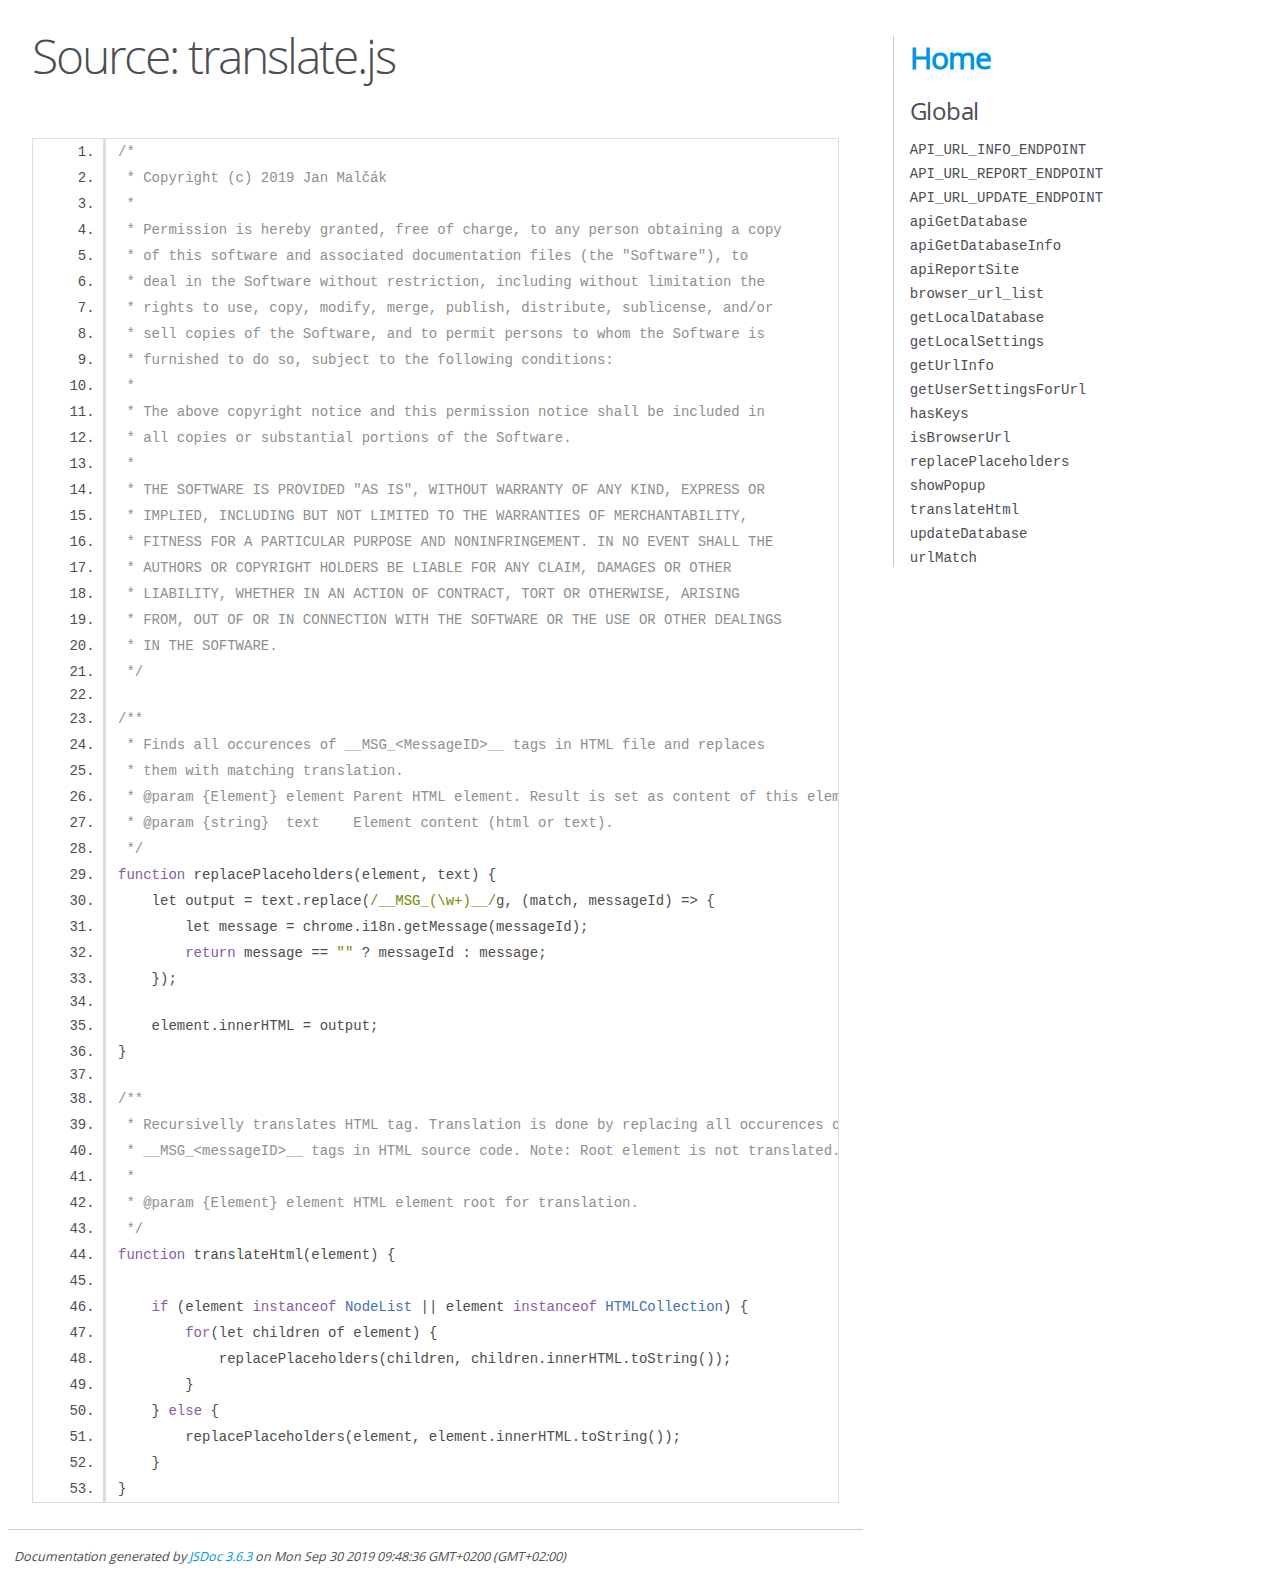
<file: docs/translate.js.html>
<!DOCTYPE html>
<html lang="en">
<head>
    <meta charset="utf-8">
    <title>JSDoc: Source: translate.js</title>

    <script src="scripts/prettify/prettify.js"> </script>
    <script src="scripts/prettify/lang-css.js"> </script>
    <!--[if lt IE 9]>
      <script src="//html5shiv.googlecode.com/svn/trunk/html5.js"></script>
    <![endif]-->
    <link type="text/css" rel="stylesheet" href="styles/prettify-tomorrow.css">
    <link type="text/css" rel="stylesheet" href="styles/jsdoc-default.css">
</head>

<body>

<div id="main">

    <h1 class="page-title">Source: translate.js</h1>

    



    
    <section>
        <article>
            <pre class="prettyprint source linenums"><code>/*
 * Copyright (c) 2019 Jan Malčák
 * 
 * Permission is hereby granted, free of charge, to any person obtaining a copy
 * of this software and associated documentation files (the "Software"), to
 * deal in the Software without restriction, including without limitation the
 * rights to use, copy, modify, merge, publish, distribute, sublicense, and/or
 * sell copies of the Software, and to permit persons to whom the Software is
 * furnished to do so, subject to the following conditions:
 * 
 * The above copyright notice and this permission notice shall be included in
 * all copies or substantial portions of the Software.
 * 
 * THE SOFTWARE IS PROVIDED "AS IS", WITHOUT WARRANTY OF ANY KIND, EXPRESS OR
 * IMPLIED, INCLUDING BUT NOT LIMITED TO THE WARRANTIES OF MERCHANTABILITY,
 * FITNESS FOR A PARTICULAR PURPOSE AND NONINFRINGEMENT. IN NO EVENT SHALL THE
 * AUTHORS OR COPYRIGHT HOLDERS BE LIABLE FOR ANY CLAIM, DAMAGES OR OTHER
 * LIABILITY, WHETHER IN AN ACTION OF CONTRACT, TORT OR OTHERWISE, ARISING
 * FROM, OUT OF OR IN CONNECTION WITH THE SOFTWARE OR THE USE OR OTHER DEALINGS
 * IN THE SOFTWARE.
 */

/**
 * Finds all occurences of __MSG_&lt;MessageID>__ tags in HTML file and replaces
 * them with matching translation.
 * @param {Element} element Parent HTML element. Result is set as content of this element.
 * @param {string}  text    Element content (html or text).
 */
function replacePlaceholders(element, text) {
    let output = text.replace(/__MSG_(\w+)__/g, (match, messageId) => {
        let message = chrome.i18n.getMessage(messageId);
        return message == "" ? messageId : message;
    });

    element.innerHTML = output;
}

/**
 * Recursivelly translates HTML tag. Translation is done by replacing all occurences of
 * __MSG_&lt;messageID>__ tags in HTML source code. Note: Root element is not translated.
 * 
 * @param {Element} element HTML element root for translation.
 */
function translateHtml(element) {
    
    if (element instanceof NodeList || element instanceof HTMLCollection) {
        for(let children of element) {
            replacePlaceholders(children, children.innerHTML.toString());
        }
    } else {        
        replacePlaceholders(element, element.innerHTML.toString());
    }
}</code></pre>
        </article>
    </section>




</div>

<nav>
    <h2><a href="index.html">Home</a></h2><h3>Global</h3><ul><li><a href="global.html#API_URL_INFO_ENDPOINT">API_URL_INFO_ENDPOINT</a></li><li><a href="global.html#API_URL_REPORT_ENDPOINT">API_URL_REPORT_ENDPOINT</a></li><li><a href="global.html#API_URL_UPDATE_ENDPOINT">API_URL_UPDATE_ENDPOINT</a></li><li><a href="global.html#apiGetDatabase">apiGetDatabase</a></li><li><a href="global.html#apiGetDatabaseInfo">apiGetDatabaseInfo</a></li><li><a href="global.html#apiReportSite">apiReportSite</a></li><li><a href="global.html#browser_url_list">browser_url_list</a></li><li><a href="global.html#getLocalDatabase">getLocalDatabase</a></li><li><a href="global.html#getLocalSettings">getLocalSettings</a></li><li><a href="global.html#getUrlInfo">getUrlInfo</a></li><li><a href="global.html#getUserSettingsForUrl">getUserSettingsForUrl</a></li><li><a href="global.html#hasKeys">hasKeys</a></li><li><a href="global.html#isBrowserUrl">isBrowserUrl</a></li><li><a href="global.html#replacePlaceholders">replacePlaceholders</a></li><li><a href="global.html#showPopup">showPopup</a></li><li><a href="global.html#translateHtml">translateHtml</a></li><li><a href="global.html#updateDatabase">updateDatabase</a></li><li><a href="global.html#urlMatch">urlMatch</a></li></ul>
</nav>

<br class="clear">

<footer>
    Documentation generated by <a href="https://github.com/jsdoc/jsdoc">JSDoc 3.6.3</a> on Mon Sep 30 2019 09:48:36 GMT+0200 (GMT+02:00)
</footer>

<script> prettyPrint(); </script>
<script src="scripts/linenumber.js"> </script>
</body>
</html>
</file>
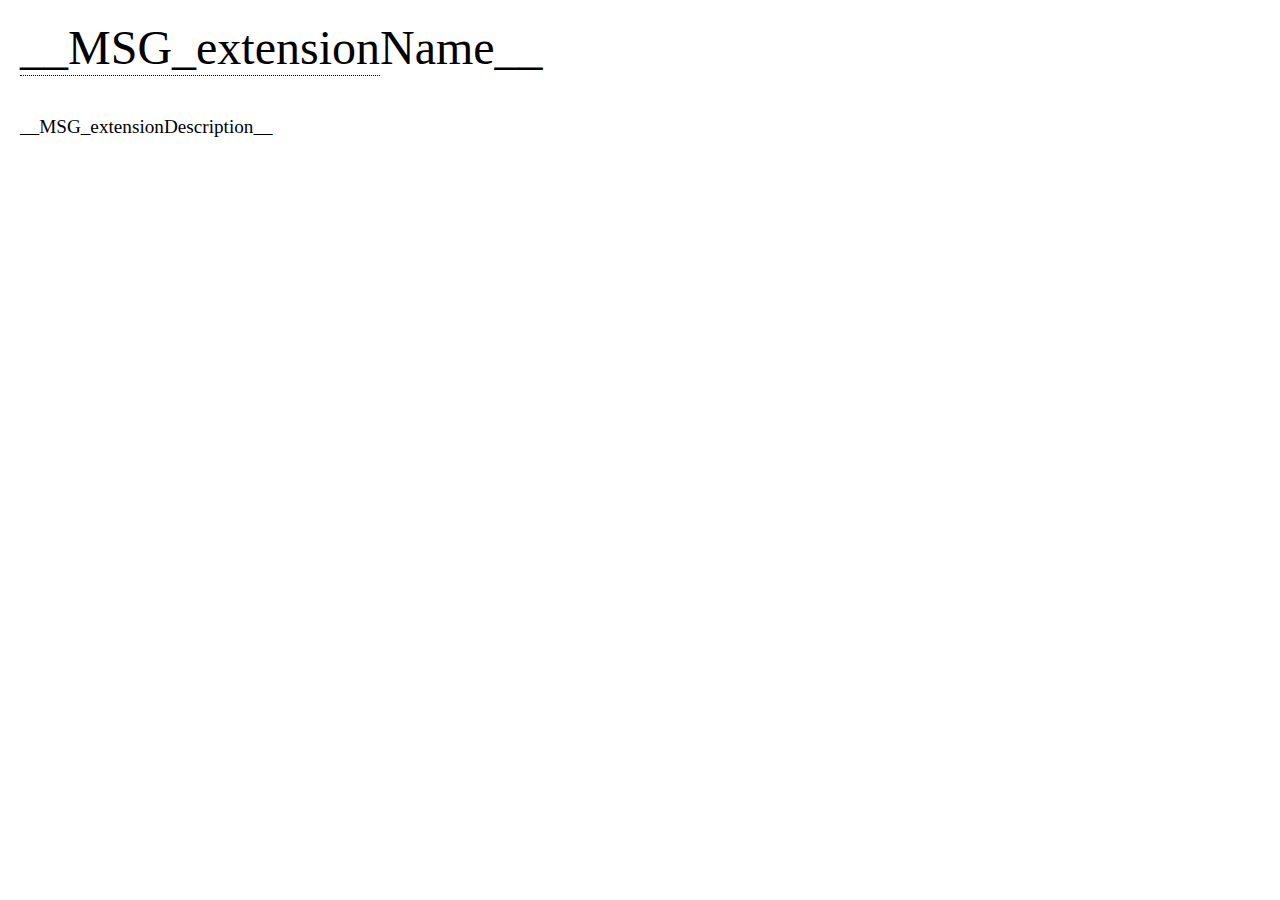
<file: src/browser_action/browser_action.html>
<!--
Copyright (c) 2019 Jan Malčák

Permission is hereby granted, free of charge, to any person obtaining a copy
of this software and associated documentation files (the "Software"), to
deal in the Software without restriction, including without limitation the
rights to use, copy, modify, merge, publish, distribute, sublicense, and/or
sell copies of the Software, and to permit persons to whom the Software is
furnished to do so, subject to the following conditions:

The above copyright notice and this permission notice shall be included in
all copies or substantial portions of the Software.

THE SOFTWARE IS PROVIDED "AS IS", WITHOUT WARRANTY OF ANY KIND, EXPRESS OR
IMPLIED, INCLUDING BUT NOT LIMITED TO THE WARRANTIES OF MERCHANTABILITY,
FITNESS FOR A PARTICULAR PURPOSE AND NONINFRINGEMENT. IN NO EVENT SHALL THE
AUTHORS OR COPYRIGHT HOLDERS BE LIABLE FOR ANY CLAIM, DAMAGES OR OTHER
LIABILITY, WHETHER IN AN ACTION OF CONTRACT, TORT OR OTHERWISE, ARISING
FROM, OUT OF OR IN CONNECTION WITH THE SOFTWARE OR THE USE OR OTHER DEALINGS
IN THE SOFTWARE.
-->

<!doctype html>
<html>

<head>
	<link rel="stylesheet" type="text/css" href="browser_action.css">
	<script src="../translate.js"></script>
	<script src="browser_action.js"></script>
	<meta charset="utf-8" />
</head>

<body>
	<!-- String are automatically translated by browser_action.js. -->
	<!-- Based on current URL, one of following three blocks is shown. -->
	<section id="safe" class="hidden">
		<dialog id="dialogReportFailed" class="hidden">
			__MSG_baSiteReportFailed__
		</dialog>
		<dialog id="dialogReportSuccessful" class="hidden">
			__MSG_baSiteReportSucessful__
		</dialog>

		<h2>__MSG_baSiteIsSafeHeader__</h2>
		<p>__MSG_baSiteIsSafeMessage__</p>
		<div id="report">
			<p>__MSG_baReportSiteMessage__</p>
			<button id="actionReportSite">__MSG_baReportSiteButton__</button>
		</div>
	</section>

	<section id="dangerous" class="hidden">
		<h2>__MSG_baSiteIsNotSafeHeader__</h2>
		<p>__MSG_baSiteIsNotSafeMessage__</p>
		<h3>__MSG_baListOfReasonsHeader__</h3>
		<ul id="dangerousReason">
			<!-- Loaded from JS -->
		</ul>
	</section>

	<section id="main">
		<h2>__MSG_extensionName__</h2>
		<p>__MSG_extensionDescription__</p>
		<!-- TODO: Add link to website -->
	</section>
</body>

</html>
</file>
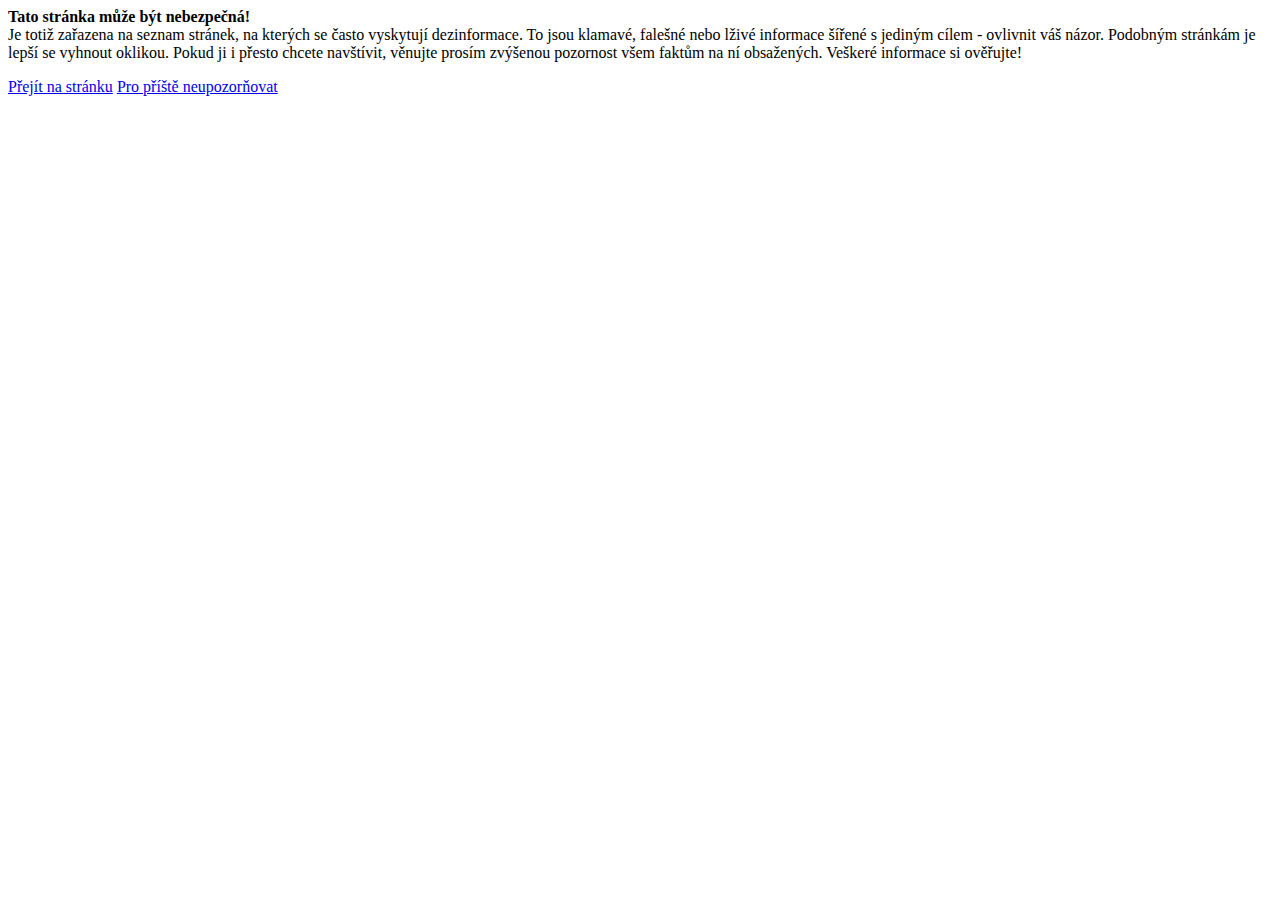
<file: src/content_scripts/modal.html>
<!--
Copyright (c) 2019 Jan Malčák

Permission is hereby granted, free of charge, to any person obtaining a copy
of this software and associated documentation files (the "Software"), to
deal in the Software without restriction, including without limitation the
rights to use, copy, modify, merge, publish, distribute, sublicense, and/or
sell copies of the Software, and to permit persons to whom the Software is
furnished to do so, subject to the following conditions:

The above copyright notice and this permission notice shall be included in
all copies or substantial portions of the Software.

THE SOFTWARE IS PROVIDED "AS IS", WITHOUT WARRANTY OF ANY KIND, EXPRESS OR
IMPLIED, INCLUDING BUT NOT LIMITED TO THE WARRANTIES OF MERCHANTABILITY,
FITNESS FOR A PARTICULAR PURPOSE AND NONINFRINGEMENT. IN NO EVENT SHALL THE
AUTHORS OR COPYRIGHT HOLDERS BE LIABLE FOR ANY CLAIM, DAMAGES OR OTHER
LIABILITY, WHETHER IN AN ACTION OF CONTRACT, TORT OR OTHERWISE, ARISING
FROM, OUT OF OR IN CONNECTION WITH THE SOFTWARE OR THE USE OR OTHER DEALINGS
IN THE SOFTWARE.    
-->

<body>
    <div class="dezi-modal">
        <div class="wrapper">
            <div class="wrapper2">
                <div class="content">
                    <p>
                        <strong>Tato stránka může být nebezpečná!</strong> <br/>
                        Je totiž zařazena na seznam stránek, na kterých se často vyskytují dezinformace. To jsou klamavé, falešné nebo lživé informace
                        šířené s jediným cílem - ovlivnit váš názor. Podobným stránkám je lepší se vyhnout oklikou. Pokud ji i přesto chcete navštívit,
                        věnujte prosím zvýšenou pozornost všem faktům na ní obsažených. Veškeré informace si ověřujte!    
                    </p>
                </div>

                <div class="footer">
                    <span class="button continue">
                        <a href="#" id="dezi-modal-close">Přejít na stránku</a>
                    </span>
                    <span class="button ignore">
                        <a href="#" id="dezi-modal-ignore">Pro příště neupozorňovat</a>
                    </span>
                </div>
            </div>
        </div>
    </div>
</body>
</file>
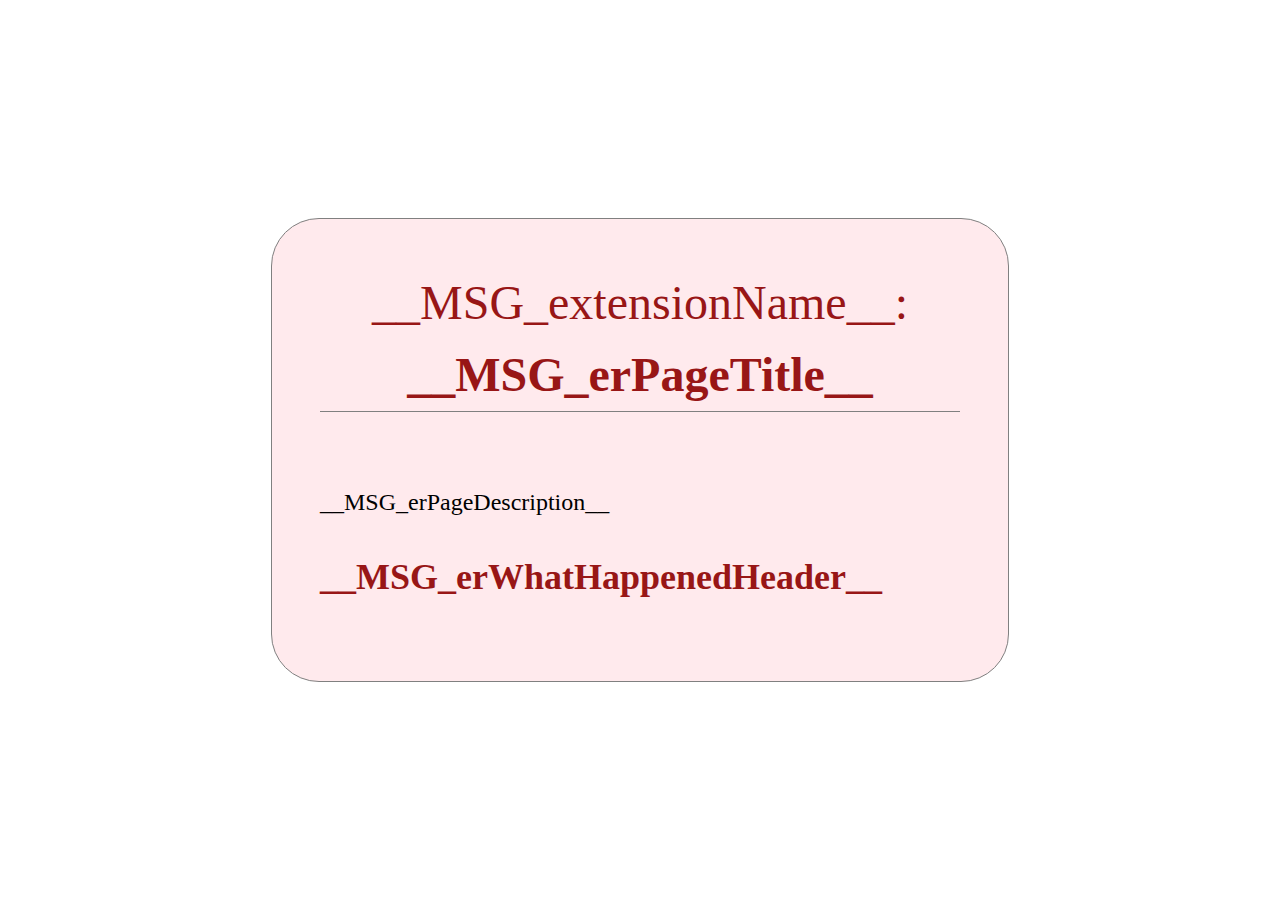
<file: src/error/error_report.html>
<!DOCTYPE html>
<html>

<head>
    <title>__MSG_erPageTitle__</title>
    <meta charset="utf8" />
    <meta name="viewport" content="width=device-width, initial-scale=1">

    <link href="error_report.css" type="text/css" rel="stylesheet" />

    <script src="../translate.js"></script>
    <script src="error_report.js"></script>
</head>

<body>
    <section>
        <main>
            <h1><strong>__MSG_extensionName__:</strong> __MSG_erPageTitle__</h1>
            <p>__MSG_erPageDescription__</p>
            <h2>__MSG_erWhatHappenedHeader__</h2>
            <p id="error_report">
                <!-- Filled from JS -->
            </p>
        </main>
    </section>
</body>

</html>
</file>
<file: docs/styles/prettify-tomorrow.css>
/* Tomorrow Theme */
/* Original theme - https://github.com/chriskempson/tomorrow-theme */
/* Pretty printing styles. Used with prettify.js. */
/* SPAN elements with the classes below are added by prettyprint. */
/* plain text */
.pln {
  color: #4d4d4c; }

@media screen {
  /* string content */
  .str {
    color: #718c00; }

  /* a keyword */
  .kwd {
    color: #8959a8; }

  /* a comment */
  .com {
    color: #8e908c; }

  /* a type name */
  .typ {
    color: #4271ae; }

  /* a literal value */
  .lit {
    color: #f5871f; }

  /* punctuation */
  .pun {
    color: #4d4d4c; }

  /* lisp open bracket */
  .opn {
    color: #4d4d4c; }

  /* lisp close bracket */
  .clo {
    color: #4d4d4c; }

  /* a markup tag name */
  .tag {
    color: #c82829; }

  /* a markup attribute name */
  .atn {
    color: #f5871f; }

  /* a markup attribute value */
  .atv {
    color: #3e999f; }

  /* a declaration */
  .dec {
    color: #f5871f; }

  /* a variable name */
  .var {
    color: #c82829; }

  /* a function name */
  .fun {
    color: #4271ae; } }
/* Use higher contrast and text-weight for printable form. */
@media print, projection {
  .str {
    color: #060; }

  .kwd {
    color: #006;
    font-weight: bold; }

  .com {
    color: #600;
    font-style: italic; }

  .typ {
    color: #404;
    font-weight: bold; }

  .lit {
    color: #044; }

  .pun, .opn, .clo {
    color: #440; }

  .tag {
    color: #006;
    font-weight: bold; }

  .atn {
    color: #404; }

  .atv {
    color: #060; } }
/* Style */
/*
pre.prettyprint {
  background: white;
  font-family: Consolas, Monaco, 'Andale Mono', monospace;
  font-size: 12px;
  line-height: 1.5;
  border: 1px solid #ccc;
  padding: 10px; }
*/

/* Specify class=linenums on a pre to get line numbering */
ol.linenums {
  margin-top: 0;
  margin-bottom: 0; }

/* IE indents via margin-left */
li.L0,
li.L1,
li.L2,
li.L3,
li.L4,
li.L5,
li.L6,
li.L7,
li.L8,
li.L9 {
  /* */ }

/* Alternate shading for lines */
li.L1,
li.L3,
li.L5,
li.L7,
li.L9 {
  /* */ }
</file>
<file: docs/styles/jsdoc-default.css>
@font-face {
    font-family: 'Open Sans';
    font-weight: normal;
    font-style: normal;
    src: url('../fonts/OpenSans-Regular-webfont.eot');
    src:
        local('Open Sans'),
        local('OpenSans'),
        url('../fonts/OpenSans-Regular-webfont.eot?#iefix') format('embedded-opentype'),
        url('../fonts/OpenSans-Regular-webfont.woff') format('woff'),
        url('../fonts/OpenSans-Regular-webfont.svg#open_sansregular') format('svg');
}

@font-face {
    font-family: 'Open Sans Light';
    font-weight: normal;
    font-style: normal;
    src: url('../fonts/OpenSans-Light-webfont.eot');
    src:
        local('Open Sans Light'),
        local('OpenSans Light'),
        url('../fonts/OpenSans-Light-webfont.eot?#iefix') format('embedded-opentype'),
        url('../fonts/OpenSans-Light-webfont.woff') format('woff'),
        url('../fonts/OpenSans-Light-webfont.svg#open_sanslight') format('svg');
}

html
{
    overflow: auto;
    background-color: #fff;
    font-size: 14px;
}

body
{
    font-family: 'Open Sans', sans-serif;
    line-height: 1.5;
    color: #4d4e53;
    background-color: white;
}

a, a:visited, a:active {
    color: #0095dd;
    text-decoration: none;
}

a:hover {
    text-decoration: underline;
}

header
{
    display: block;
    padding: 0px 4px;
}

tt, code, kbd, samp {
    font-family: Consolas, Monaco, 'Andale Mono', monospace;
}

.class-description {
    font-size: 130%;
    line-height: 140%;
    margin-bottom: 1em;
    margin-top: 1em;
}

.class-description:empty {
    margin: 0;
}

#main {
    float: left;
    width: 70%;
}

article dl {
    margin-bottom: 40px;
}

article img {
  max-width: 100%;
}

section
{
    display: block;
    background-color: #fff;
    padding: 12px 24px;
    border-bottom: 1px solid #ccc;
    margin-right: 30px;
}

.variation {
    display: none;
}

.signature-attributes {
    font-size: 60%;
    color: #aaa;
    font-style: italic;
    font-weight: lighter;
}

nav
{
    display: block;
    float: right;
    margin-top: 28px;
    width: 30%;
    box-sizing: border-box;
    border-left: 1px solid #ccc;
    padding-left: 16px;
}

nav ul {
    font-family: 'Lucida Grande', 'Lucida Sans Unicode', arial, sans-serif;
    font-size: 100%;
    line-height: 17px;
    padding: 0;
    margin: 0;
    list-style-type: none;
}

nav ul a, nav ul a:visited, nav ul a:active {
    font-family: Consolas, Monaco, 'Andale Mono', monospace;
    line-height: 18px;
    color: #4D4E53;
}

nav h3 {
    margin-top: 12px;
}

nav li {
    margin-top: 6px;
}

footer {
    display: block;
    padding: 6px;
    margin-top: 12px;
    font-style: italic;
    font-size: 90%;
}

h1, h2, h3, h4 {
    font-weight: 200;
    margin: 0;
}

h1
{
    font-family: 'Open Sans Light', sans-serif;
    font-size: 48px;
    letter-spacing: -2px;
    margin: 12px 24px 20px;
}

h2, h3.subsection-title
{
    font-size: 30px;
    font-weight: 700;
    letter-spacing: -1px;
    margin-bottom: 12px;
}

h3
{
    font-size: 24px;
    letter-spacing: -0.5px;
    margin-bottom: 12px;
}

h4
{
    font-size: 18px;
    letter-spacing: -0.33px;
    margin-bottom: 12px;
    color: #4d4e53;
}

h5, .container-overview .subsection-title
{
    font-size: 120%;
    font-weight: bold;
    letter-spacing: -0.01em;
    margin: 8px 0 3px 0;
}

h6
{
    font-size: 100%;
    letter-spacing: -0.01em;
    margin: 6px 0 3px 0;
    font-style: italic;
}

table
{
    border-spacing: 0;
    border: 0;
    border-collapse: collapse;
}

td, th
{
    border: 1px solid #ddd;
    margin: 0px;
    text-align: left;
    vertical-align: top;
    padding: 4px 6px;
    display: table-cell;
}

thead tr
{
    background-color: #ddd;
    font-weight: bold;
}

th { border-right: 1px solid #aaa; }
tr > th:last-child { border-right: 1px solid #ddd; }

.ancestors, .attribs { color: #999; }
.ancestors a, .attribs a
{
    color: #999 !important;
    text-decoration: none;
}

.clear
{
    clear: both;
}

.important
{
    font-weight: bold;
    color: #950B02;
}

.yes-def {
    text-indent: -1000px;
}

.type-signature {
    color: #aaa;
}

.name, .signature {
    font-family: Consolas, Monaco, 'Andale Mono', monospace;
}

.details { margin-top: 14px; border-left: 2px solid #DDD; }
.details dt { width: 120px; float: left; padding-left: 10px;  padding-top: 6px; }
.details dd { margin-left: 70px; }
.details ul { margin: 0; }
.details ul { list-style-type: none; }
.details li { margin-left: 30px; padding-top: 6px; }
.details pre.prettyprint { margin: 0 }
.details .object-value { padding-top: 0; }

.description {
    margin-bottom: 1em;
    margin-top: 1em;
}

.code-caption
{
    font-style: italic;
    font-size: 107%;
    margin: 0;
}

.source
{
    border: 1px solid #ddd;
    width: 80%;
    overflow: auto;
}

.prettyprint.source {
    width: inherit;
}

.source code
{
    font-size: 100%;
    line-height: 18px;
    display: block;
    padding: 4px 12px;
    margin: 0;
    background-color: #fff;
    color: #4D4E53;
}

.prettyprint code span.line
{
  display: inline-block;
}

.prettyprint.linenums
{
  padding-left: 70px;
  -webkit-user-select: none;
  -moz-user-select: none;
  -ms-user-select: none;
  user-select: none;
}

.prettyprint.linenums ol
{
  padding-left: 0;
}

.prettyprint.linenums li
{
  border-left: 3px #ddd solid;
}

.prettyprint.linenums li.selected,
.prettyprint.linenums li.selected *
{
  background-color: lightyellow;
}

.prettyprint.linenums li *
{
  -webkit-user-select: text;
  -moz-user-select: text;
  -ms-user-select: text;
  user-select: text;
}

.params .name, .props .name, .name code {
    color: #4D4E53;
    font-family: Consolas, Monaco, 'Andale Mono', monospace;
    font-size: 100%;
}

.params td.description > p:first-child,
.props td.description > p:first-child
{
    margin-top: 0;
    padding-top: 0;
}

.params td.description > p:last-child,
.props td.description > p:last-child
{
    margin-bottom: 0;
    padding-bottom: 0;
}

.disabled {
    color: #454545;
}
</file>
<file: src/browser_action/browser_action.css>
/*
 * Copyright (c) 2019 Jan Malčák
 * 
 * Permission is hereby granted, free of charge, to any person obtaining a copy
 * of this software and associated documentation files (the "Software"), to
 * deal in the Software without restriction, including without limitation the
 * rights to use, copy, modify, merge, publish, distribute, sublicense, and/or
 * sell copies of the Software, and to permit persons to whom the Software is
 * furnished to do so, subject to the following conditions:
 * 
 * The above copyright notice and this permission notice shall be included in
 * all copies or substantial portions of the Software.
 * 
 * THE SOFTWARE IS PROVIDED "AS IS", WITHOUT WARRANTY OF ANY KIND, EXPRESS OR
 * IMPLIED, INCLUDING BUT NOT LIMITED TO THE WARRANTIES OF MERCHANTABILITY,
 * FITNESS FOR A PARTICULAR PURPOSE AND NONINFRINGEMENT. IN NO EVENT SHALL THE
 * AUTHORS OR COPYRIGHT HOLDERS BE LIABLE FOR ANY CLAIM, DAMAGES OR OTHER
 * LIABILITY, WHETHER IN AN ACTION OF CONTRACT, TORT OR OTHERWISE, ARISING
 * FROM, OUT OF OR IN CONNECTION WITH THE SOFTWARE OR THE USE OR OTHER DEALINGS
 * IN THE SOFTWARE.
 */

body {
    width: 400px;
    display: block;
    margin: 0;
    font-size: 1.2em;
}

section {
    padding: 20px;
}

h2 {
    margin-top: 0px;
    font-size: 2.5em;
    font-weight: 100;
    display: block;
    border-bottom: 1px dotted;
}

#safe {
    background-color: #edf5dc;
}

#dangerous {
    background-color: #f5e3dc;
}

dialog#dialogReportFailed {
    background-color: #ffd4c3;
    display: inline-block;
    position: absolute;
    top: 0px;
    left: 0px;
    padding: 20px;
    width: 100%;
    border: 0;
}

dialog#dialogReportSuccessful {
    background-color: azure;
    display: inline-block;
    position: absolute;
    top: 0px;
    left: 0px;
    padding: 20px;
    width: 100%;
    border: 0;
}

button {
    display: inline-block;
    font-size: inherit;
    padding: 5px;
}

.hidden {
    display: none !important;
}
</file>
<file: src/error/error_report.css>
html,
body {
    height: 100%;
    margin: 0;
}

body {
    font-size: 1.5em;
    line-height: 1.5;
}

section {
    display: flex;
    justify-content: center;
    align-items: center;
    height: 100%;
}

main {
    padding: 2em;
    background-color: #ffeaed;
    border: 1px solid grey;
    border-radius: 2em;
    width: 50%;
}

section {
    margin: 0px auto;
}

h1 {
    text-align: center;
    font-family: Times, 'Times New Roman', serif;
    font-weight: 800;
    margin: 0px 0px 1.5em 0px;
    border-bottom: 1px solid gray;
    color: #981616;
}

h2 {
    color: #981616;
    font-family: Times, 'Times New Roman', serif;
}

h1 strong {
    font-weight: 500;
}
</file>
